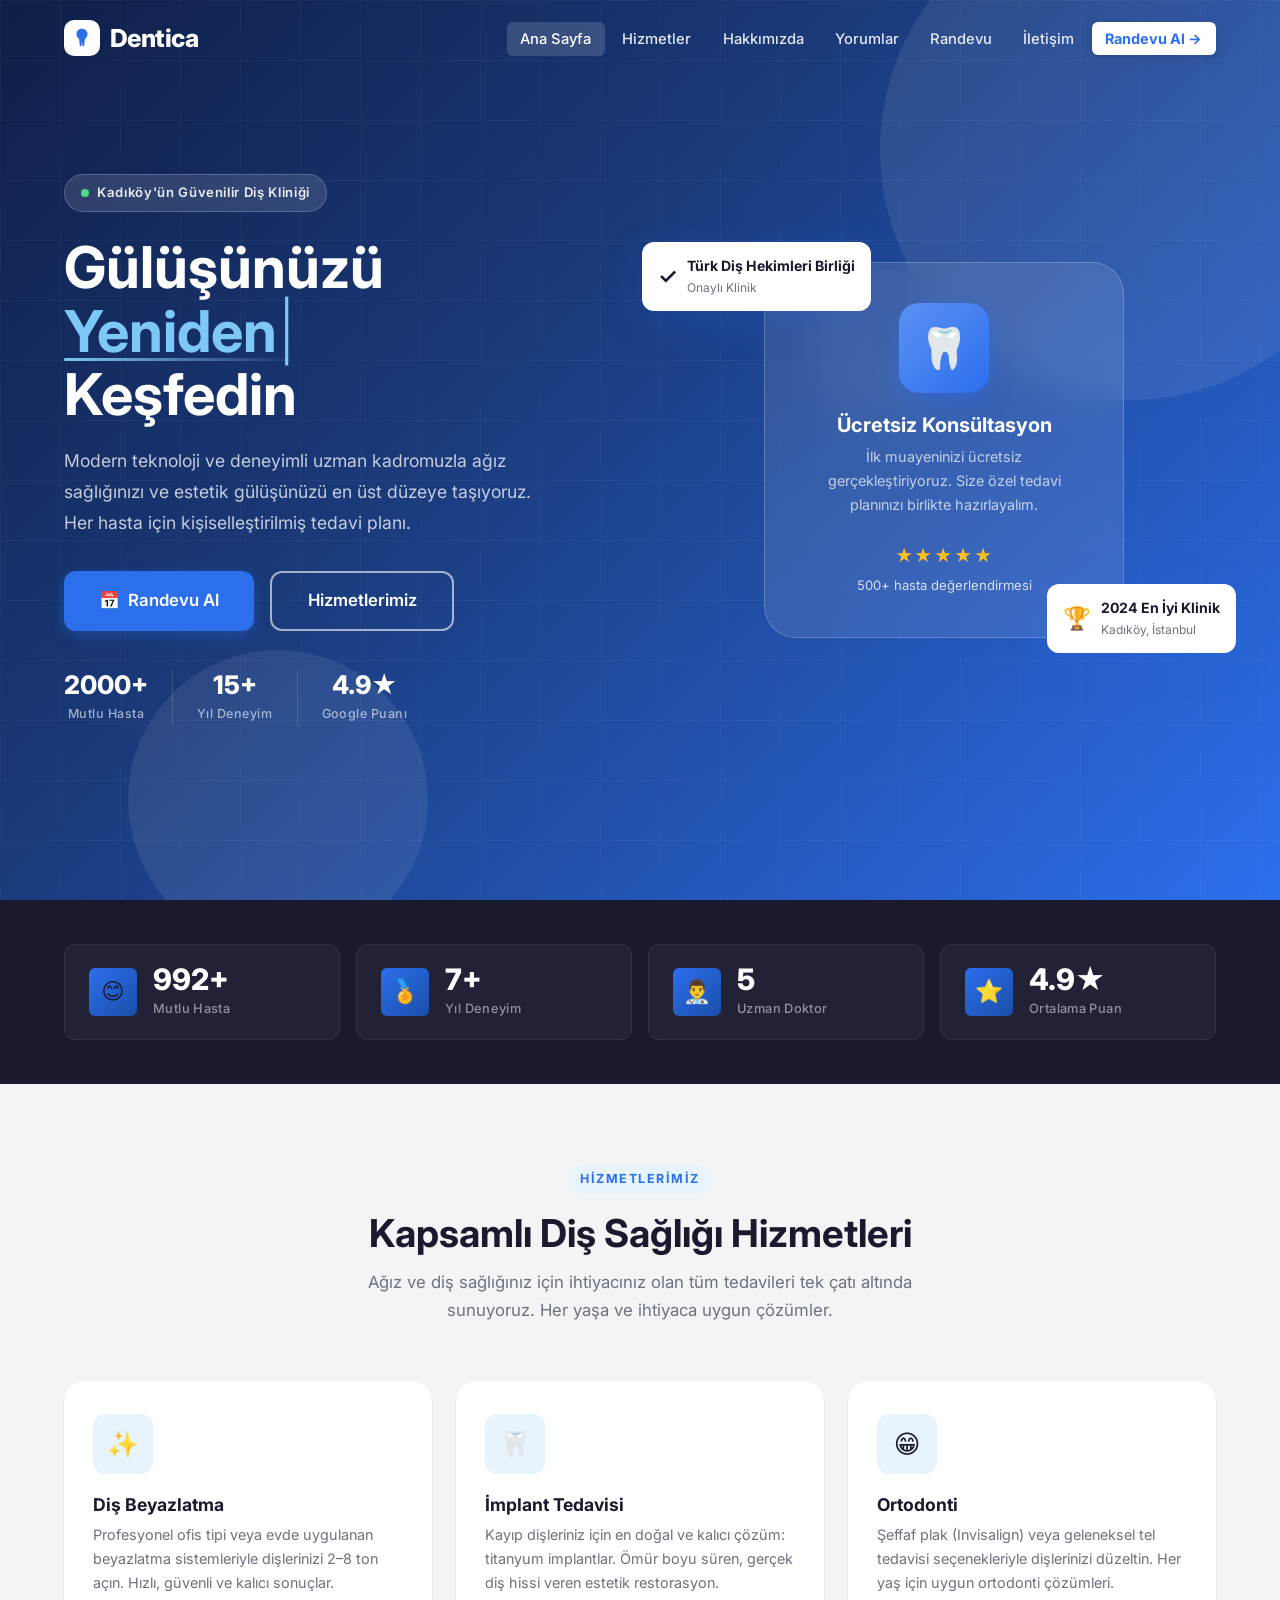
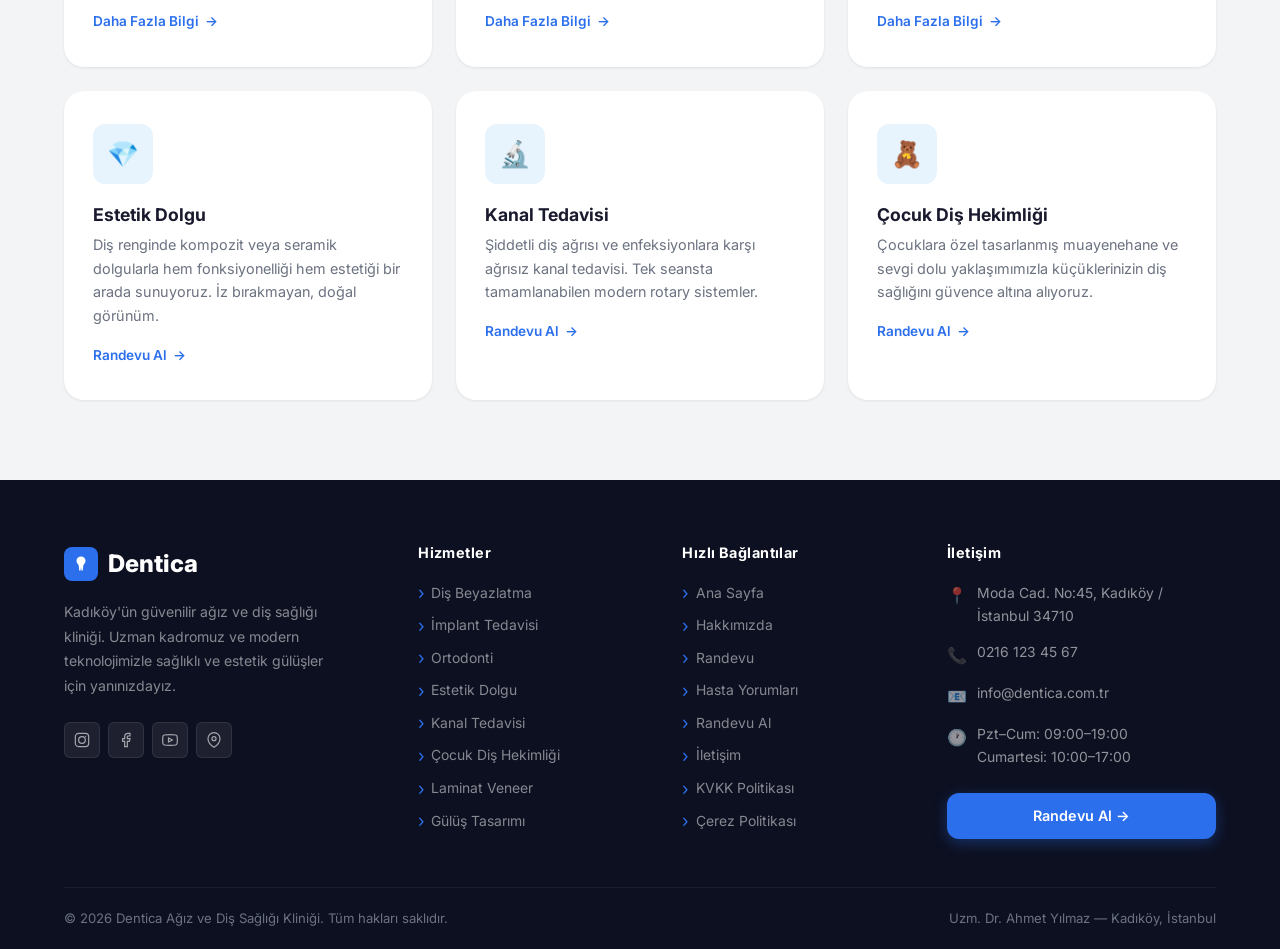
<file: index.html>
<!DOCTYPE html>
<html lang="tr">
<head>
  <meta charset="UTF-8" />
  <meta name="viewport" content="width=device-width, initial-scale=1.0" />
  <meta name="description" content="Dentica Ağız ve Diş Sağlığı Kliniği — Kadıköy, İstanbul. Uzm. Dr. Ahmet Yılmaz ile estetik diş hekimliği, implant, ortodonti ve daha fazlası. Randevu alın." />
  <meta name="keywords" content="diş hekimi kadıköy, diş beyazlatma istanbul, implant tedavisi, ortodonti, estetik diş hekimliği, dentica" />
  <meta property="og:title" content="Dentica Ağız ve Diş Sağlığı | Kadıköy, İstanbul" />
  <meta property="og:description" content="Gülüşünüzü yeniden keşfedin. Uzman kadromuz ve modern teknolojimizle estetik ve sağlıklı dişler için yanınızdayız." />
  <meta property="og:type" content="website" />
  <title>Dentica Ağız ve Diş Sağlığı | Kadıköy, İstanbul</title>
  <link rel="preconnect" href="https://fonts.googleapis.com" />
  <link rel="preconnect" href="https://fonts.gstatic.com" crossorigin />
  <link href="https://fonts.googleapis.com/css2?family=Inter:wght@400;500;600;700;800&display=swap" rel="stylesheet" />
  <link rel="stylesheet" href="css/style.css" />
  <style>
    body { font-family: 'Inter', var(--font-sans); }
  </style>
</head>
<body>

<!-- ═══════════════════════════════════════════════════════════
     HEADER / NAVIGATION
═══════════════════════════════════════════════════════════ -->
<header id="header" role="banner">
  <div class="container">
    <nav class="nav-inner" role="navigation" aria-label="Ana navigasyon">

      <a href="index.html" class="nav-logo" aria-label="Dentica Ana Sayfa">
        <div class="logo-icon">
          <svg width="22" height="22" viewBox="0 0 24 24" fill="none">
            <path d="M12 2C8.5 2 6 4.5 6 7.5c0 1.5.5 3 1.5 4L9 14l.5 6c0 .5.5 1 1 1s1-.5 1-1l.5-4 .5 4c0 .5.5 1 1 1s1-.5 1-1L15 14l1.5-2.5c1-1 1.5-2.5 1.5-4C18 4.5 15.5 2 12 2z" fill="#2C6FED"/>
          </svg>
        </div>
        Dentica
      </a>

      <ul class="nav-links" role="list">
        <li><a href="index.html">Ana Sayfa</a></li>
        <li><a href="hizmetler.html">Hizmetler</a></li>
        <li><a href="hakkimizda.html">Hakkımızda</a></li>
        <li><a href="yorumlar.html">Yorumlar</a></li>
        <li><a href="randevu.html">Randevu</a></li>
        <li><a href="iletisim.html">İletişim</a></li>
        <li><a href="randevu.html" class="nav-cta">Randevu Al →</a></li>
      </ul>

      <button class="hamburger" id="hamburger" aria-label="Menüyü aç/kapat" aria-expanded="false">
        <span></span>
        <span></span>
        <span></span>
      </button>

    </nav>
  </div>
</header>

<!-- Mobile Navigation Overlay -->
<nav class="mobile-nav" id="mobileNav" aria-label="Mobil navigasyon">
  <a href="index.html">Ana Sayfa</a>
  <a href="hizmetler.html">Hizmetler</a>
  <a href="hakkimizda.html">Hakkımızda</a>
  <a href="yorumlar.html">Yorumlar</a>
  <a href="randevu.html">Randevu</a>
  <a href="iletisim.html">İletişim</a>
  <a href="randevu.html" class="btn btn-primary btn-lg">Randevu Al →</a>
</nav>


<!-- ═══════════════════════════════════════════════════════════
     HERO SECTION
═══════════════════════════════════════════════════════════ -->
<section id="hero" role="main">
  <div class="hero-bg-shapes" aria-hidden="true">
    <div class="hero-shape hero-shape-1"></div>
    <div class="hero-shape hero-shape-2"></div>
    <div class="hero-shape hero-shape-3"></div>
  </div>
  <div class="hero-grid-lines" aria-hidden="true"></div>

  <div class="hero-content">

    <!-- Left: Text -->
    <div class="hero-text">
      <div class="hero-badge" role="status">
        <span class="dot" aria-hidden="true"></span>
        Kadıköy'ün Güvenilir Diş Kliniği
      </div>

      <h1 class="hero-title">
        Gülüşünüzü<br>
        <span class="highlight"><span id="yeniden-type" aria-live="polite">Yeniden</span><span class="yeniden-cursor" aria-hidden="true">|</span></span><br>
        Keşfedin
      </h1>

      <p class="hero-subtitle">
        Modern teknoloji ve deneyimli uzman kadromuzla ağız sağlığınızı ve estetik gülüşünüzü en üst düzeye taşıyoruz. Her hasta için kişiselleştirilmiş tedavi planı.
      </p>

      <div class="hero-actions">
        <a href="randevu.html" class="btn btn-primary btn-lg">
          <span>📅</span> Randevu Al
        </a>
        <a href="hizmetler.html" class="btn btn-outline btn-lg">
          Hizmetlerimiz
        </a>
      </div>

      <div class="hero-stats" role="list">
        <div class="hero-stat" role="listitem">
          <span class="value">2000+</span>
          <span class="label">Mutlu Hasta</span>
        </div>
        <div class="hero-stat" role="listitem">
          <span class="value">15+</span>
          <span class="label">Yıl Deneyim</span>
        </div>
        <div class="hero-stat" role="listitem">
          <span class="value">4.9★</span>
          <span class="label">Google Puanı</span>
        </div>
      </div>
    </div>

    <!-- Right: Visual Card -->
    <div class="hero-visual" aria-hidden="true">
      <div class="hero-card-main">
        <div class="hero-card-icon">🦷</div>
        <h3>Ücretsiz Konsültasyon</h3>
        <p>İlk muayeninizi ücretsiz gerçekleştiriyoruz. Size özel tedavi planınızı birlikte hazırlayalım.</p>
        <div class="hero-card-stars">★★★★★</div>
        <div class="hero-card-rating">500+ hasta değerlendirmesi</div>
      </div>

      <div class="hero-badge-float top">
        <span class="badge-icon">✓</span>
        <div>
          <strong style="display:block;font-size:.88rem;">Türk Diş Hekimleri Birliği</strong>
          <span style="font-size:.75rem;color:#6B7280;font-weight:400;">Onaylı Klinik</span>
        </div>
      </div>

      <div class="hero-badge-float bottom">
        <span class="badge-icon">🏆</span>
        <div>
          <strong style="display:block;font-size:.88rem;">2024 En İyi Klinik</strong>
          <span style="font-size:.75rem;color:#6B7280;font-weight:400;">Kadıköy, İstanbul</span>
        </div>
      </div>
    </div>

  </div>
</section>


<!-- ═══════════════════════════════════════════════════════════
     STATS BAR
═══════════════════════════════════════════════════════════ -->
<section id="stats" aria-label="Klinik istatistikleri">
  <div class="container">
    <div class="stats-grid stagger">

      <div class="stat-item reveal">
        <div class="stat-icon" aria-hidden="true">😊</div>
        <div>
          <div class="stat-number">
            <span data-count="2000" data-suffix="+">2000+</span>
          </div>
          <div class="stat-label">Mutlu Hasta</div>
        </div>
      </div>

      <div class="stat-item reveal">
        <div class="stat-icon" aria-hidden="true">🏅</div>
        <div>
          <div class="stat-number">
            <span data-count="15" data-suffix="+">15+</span>
          </div>
          <div class="stat-label">Yıl Deneyim</div>
        </div>
      </div>

      <div class="stat-item reveal">
        <div class="stat-icon" aria-hidden="true">👨‍⚕️</div>
        <div>
          <div class="stat-number">
            <span data-count="10">10</span>
          </div>
          <div class="stat-label">Uzman Doktor</div>
        </div>
      </div>

      <div class="stat-item reveal">
        <div class="stat-icon" aria-hidden="true">⭐</div>
        <div>
          <div class="stat-number">4.9★</div>
          <div class="stat-label">Ortalama Puan</div>
        </div>
      </div>

    </div>
  </div>
</section>


<!-- ═══════════════════════════════════════════════════════════
     SERVICES
═══════════════════════════════════════════════════════════ -->
<section id="services" aria-labelledby="services-title">
  <div class="container">

    <div class="services-header">
      <span class="section-label">Hizmetlerimiz</span>
      <h2 class="section-title" id="services-title">Kapsamlı Diş Sağlığı Hizmetleri</h2>
      <p class="section-subtitle">
        Ağız ve diş sağlığınız için ihtiyacınız olan tüm tedavileri tek çatı altında sunuyoruz. Her yaşa ve ihtiyaca uygun çözümler.
      </p>
    </div>

    <div class="services-grid stagger" role="list">

      <!-- Service 1 -->
      <article class="service-card reveal" role="listitem">
        <div class="service-icon" aria-hidden="true">✨</div>
        <h3>Diş Beyazlatma</h3>
        <p>
          Profesyonel ofis tipi veya evde uygulanan beyazlatma sistemleriyle dişlerinizi 2–8 ton açın. Hızlı, güvenli ve kalıcı sonuçlar.
        </p>
        <a href="hizmetler.html" class="service-link">Daha Fazla Bilgi <span aria-hidden="true">→</span></a>
      </article>

      <!-- Service 2 -->
      <article class="service-card reveal" role="listitem">
        <div class="service-icon" aria-hidden="true">🦷</div>
        <h3>İmplant Tedavisi</h3>
        <p>
          Kayıp dişleriniz için en doğal ve kalıcı çözüm: titanyum implantlar. Ömür boyu süren, gerçek diş hissi veren estetik restorasyon.
        </p>
        <a href="hizmetler.html" class="service-link">Daha Fazla Bilgi <span aria-hidden="true">→</span></a>
      </article>

      <!-- Service 3 -->
      <article class="service-card reveal" role="listitem">
        <div class="service-icon" aria-hidden="true">😁</div>
        <h3>Ortodonti</h3>
        <p>
          Şeffaf plak (Invisalign) veya geleneksel tel tedavisi seçenekleriyle dişlerinizi düzeltin. Her yaş için uygun ortodonti çözümleri.
        </p>
        <a href="hizmetler.html" class="service-link">Daha Fazla Bilgi <span aria-hidden="true">→</span></a>
      </article>

      <!-- Service 4 -->
      <article class="service-card reveal" role="listitem">
        <div class="service-icon" aria-hidden="true">💎</div>
        <h3>Estetik Dolgu</h3>
        <p>
          Diş renginde kompozit veya seramik dolgularla hem fonksiyonelliği hem estetiği bir arada sunuyoruz. İz bırakmayan, doğal görünüm.
        </p>
        <a href="randevu.html" class="service-link">Randevu Al <span aria-hidden="true">→</span></a>
      </article>

      <!-- Service 5 -->
      <article class="service-card reveal" role="listitem">
        <div class="service-icon" aria-hidden="true">🔬</div>
        <h3>Kanal Tedavisi</h3>
        <p>
          Şiddetli diş ağrısı ve enfeksiyonlara karşı ağrısız kanal tedavisi. Tek seansta tamamlanabilen modern rotary sistemler.
        </p>
        <a href="randevu.html" class="service-link">Randevu Al <span aria-hidden="true">→</span></a>
      </article>

      <!-- Service 6 -->
      <article class="service-card reveal" role="listitem">
        <div class="service-icon" aria-hidden="true">🧸</div>
        <h3>Çocuk Diş Hekimliği</h3>
        <p>
          Çocuklara özel tasarlanmış muayenehane ve sevgi dolu yaklaşımımızla küçüklerinizin diş sağlığını güvence altına alıyoruz.
        </p>
        <a href="randevu.html" class="service-link">Randevu Al <span aria-hidden="true">→</span></a>
      </article>

    </div>
  </div>
</section>


<!-- ═══════════════════════════════════════════════════════════
     FOOTER
═══════════════════════════════════════════════════════════ -->
<footer id="footer" role="contentinfo">
  <div class="container">
    <div class="footer-grid">

      <!-- Brand -->
      <div class="footer-brand">
        <a href="index.html" class="footer-logo" aria-label="Dentica Ana Sayfa">
          <div class="footer-logo-icon" aria-hidden="true">
            <svg width="18" height="18" viewBox="0 0 24 24" fill="none">
              <path d="M12 2C8.5 2 6 4.5 6 7.5c0 1.5.5 3 1.5 4L9 14l.5 6c0 .5.5 1 1 1s1-.5 1-1l.5-4 .5 4c0 .5.5 1 1 1s1-.5 1-1L15 14l1.5-2.5c1-1 1.5-2.5 1.5-4C18 4.5 15.5 2 12 2z" fill="white"/>
            </svg>
          </div>
          Dentica
        </a>
        <p>
          Kadıköy'ün güvenilir ağız ve diş sağlığı kliniği. Uzman kadromuz ve modern teknolojimizle sağlıklı ve estetik gülüşler için yanınızdayız.
        </p>

        <div class="footer-social" role="list" aria-label="Sosyal medya bağlantıları">
          <a href="#" class="social-link" aria-label="Instagram" role="listitem">
            <svg width="16" height="16" viewBox="0 0 24 24" fill="none" stroke="currentColor" stroke-width="1.8"><rect x="2" y="2" width="20" height="20" rx="5"/><circle cx="12" cy="12" r="5"/><circle cx="17.5" cy="6.5" r="1" fill="currentColor" stroke="none"/></svg>
          </a>
          <a href="#" class="social-link" aria-label="Facebook" role="listitem">
            <svg width="16" height="16" viewBox="0 0 24 24" fill="none" stroke="currentColor" stroke-width="1.8"><path d="M18 2h-3a5 5 0 0 0-5 5v3H7v4h3v8h4v-8h3l1-4h-4V7a1 1 0 0 1 1-1h3z"/></svg>
          </a>
          <a href="#" class="social-link" aria-label="YouTube" role="listitem">
            <svg width="16" height="16" viewBox="0 0 24 24" fill="none" stroke="currentColor" stroke-width="1.8"><path d="M22.54 6.42a2.78 2.78 0 0 0-1.95-1.96C18.88 4 12 4 12 4s-6.88 0-8.59.46A2.78 2.78 0 0 0 1.46 6.42 29 29 0 0 0 1 12a29 29 0 0 0 .46 5.58 2.78 2.78 0 0 0 1.95 1.97C5.12 20 12 20 12 20s6.88 0 8.59-.45a2.78 2.78 0 0 0 1.95-1.97A29 29 0 0 0 23 12a29 29 0 0 0-.46-5.58z"/><polygon points="9.75 15.02 15.5 12 9.75 8.98 9.75 15.02"/></svg>
          </a>
          <a href="#" class="social-link" aria-label="Google Maps" role="listitem">
            <svg width="16" height="16" viewBox="0 0 24 24" fill="none" stroke="currentColor" stroke-width="1.8"><path d="M21 10c0 7-9 13-9 13s-9-6-9-13a9 9 0 0 1 18 0z"/><circle cx="12" cy="10" r="3"/></svg>
          </a>
        </div>
      </div>

      <!-- Hizmetler -->
      <nav class="footer-col" aria-label="Hizmetler">
        <h4>Hizmetler</h4>
        <ul class="footer-links" role="list">
          <li><a href="hizmetler.html">Diş Beyazlatma</a></li>
          <li><a href="hizmetler.html">İmplant Tedavisi</a></li>
          <li><a href="hizmetler.html">Ortodonti</a></li>
          <li><a href="hizmetler.html">Estetik Dolgu</a></li>
          <li><a href="hizmetler.html">Kanal Tedavisi</a></li>
          <li><a href="hizmetler.html">Çocuk Diş Hekimliği</a></li>
          <li><a href="hizmetler.html">Laminat Veneer</a></li>
          <li><a href="hizmetler.html">Gülüş Tasarımı</a></li>
        </ul>
      </nav>

      <!-- Hızlı Bağlantılar -->
      <nav class="footer-col" aria-label="Hızlı bağlantılar">
        <h4>Hızlı Bağlantılar</h4>
        <ul class="footer-links" role="list">
          <li><a href="index.html">Ana Sayfa</a></li>
          <li><a href="hakkimizda.html">Hakkımızda</a></li>
          <li><a href="randevu.html">Randevu</a></li>
          <li><a href="yorumlar.html">Hasta Yorumları</a></li>
          <li><a href="randevu.html">Randevu Al</a></li>
          <li><a href="iletisim.html">İletişim</a></li>
          <li><a href="#">KVKK Politikası</a></li>
          <li><a href="#">Çerez Politikası</a></li>
        </ul>
      </nav>

      <!-- İletişim -->
      <div class="footer-col">
        <h4>İletişim</h4>
        <address style="font-style:normal">
          <ul class="footer-contact-list" role="list">
            <li class="footer-contact-item">
              <span class="fc-icon" aria-hidden="true">📍</span>
              <span>Moda Cad. No:45, Kadıköy / İstanbul 34710</span>
            </li>
            <li class="footer-contact-item">
              <span class="fc-icon" aria-hidden="true">📞</span>
              <a href="tel:+902161234567">0216 123 45 67</a>
            </li>
            <li class="footer-contact-item">
              <span class="fc-icon" aria-hidden="true">📧</span>
              <a href="mailto:info@dentica.com.tr">info@dentica.com.tr</a>
            </li>
            <li class="footer-contact-item">
              <span class="fc-icon" aria-hidden="true">🕐</span>
              <span>Pzt–Cum: 09:00–19:00<br>Cumartesi: 10:00–17:00</span>
            </li>
          </ul>
        </address>

        <div style="margin-top:1.5rem">
          <a href="randevu.html" class="btn btn-primary" style="width:100%;justify-content:center;font-size:.9rem;padding:.7rem 1rem">
            Randevu Al →
          </a>
        </div>
      </div>

    </div><!-- /footer-grid -->

    <div class="footer-bottom">
      <p>© 2026 Dentica Ağız ve Diş Sağlığı Kliniği. Tüm hakları saklıdır.</p>
      <p>Uzm. Dr. Ahmet Yılmaz — Kadıköy, İstanbul</p>
    </div>

  </div>
</footer>


<!-- ── Scroll To Top Button ── -->
<button id="scrollTop" aria-label="Sayfanın başına dön" title="Başa dön">
  <svg width="18" height="18" viewBox="0 0 24 24" fill="none" stroke="currentColor" stroke-width="2.5" aria-hidden="true">
    <polyline points="18 15 12 9 6 15"/>
  </svg>
</button>


<script src="js/main.js"></script>
</body>
</html>
</file>
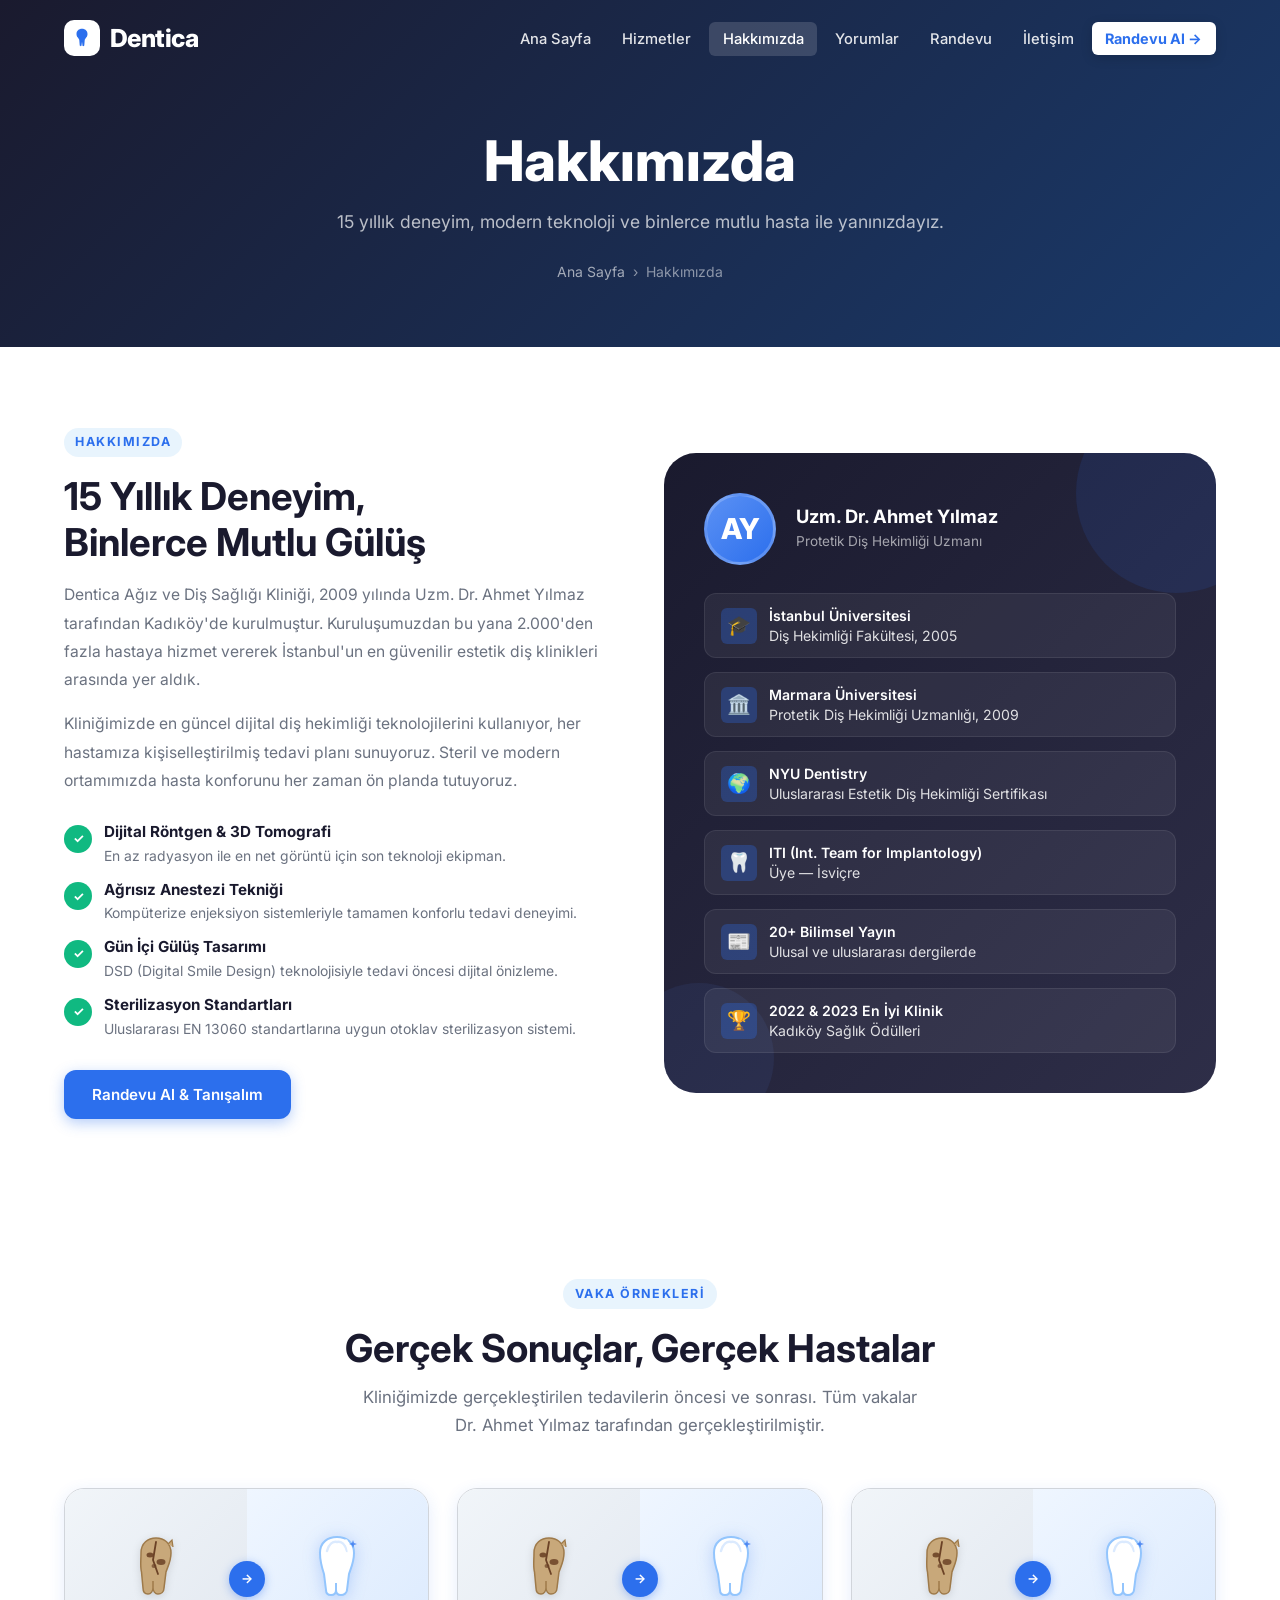
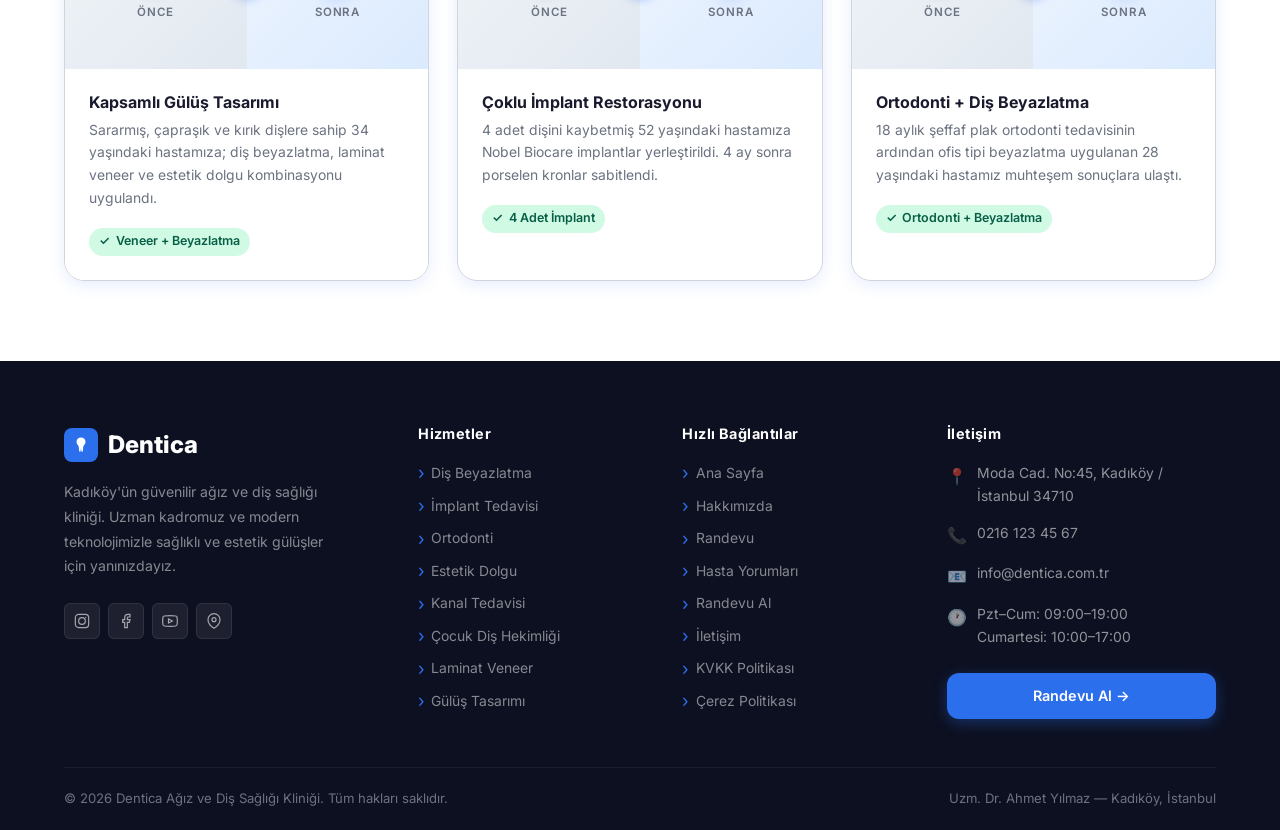
<file: hakkimizda.html>
<!DOCTYPE html>
<html lang="tr">
<head>
  <meta charset="UTF-8" />
  <meta name="viewport" content="width=device-width, initial-scale=1.0" />
  <meta name="description" content="Dentica hakkında — Kadıköy'de 15 yıldır hizmet veren Uzm. Dr. Ahmet Yılmaz ve ekibimizle tanışın." />
  <meta name="keywords" content="dentica hakkında, dr ahmet yılmaz, kadıköy diş kliniği, vaka örnekleri, önce sonra" />
  <meta property="og:title" content="Hakkımızda | Dentica Ağız ve Diş Sağlığı" />
  <meta property="og:description" content="15 yıllık deneyim ve binlerce mutlu hasta. Dentica kliniği ve uzman kadromuz hakkında bilgi alın." />
  <meta property="og:type" content="website" />
  <title>Hakkımızda | Dentica</title>
  <link rel="preconnect" href="https://fonts.googleapis.com" />
  <link rel="preconnect" href="https://fonts.gstatic.com" crossorigin />
  <link href="https://fonts.googleapis.com/css2?family=Inter:wght@400;500;600;700;800&display=swap" rel="stylesheet" />
  <link rel="stylesheet" href="css/style.css" />
  <style>
    body { font-family: 'Inter', var(--font-sans); }
  </style>
</head>
<body>

<!-- ═══════════════════════════════════════════════════════════
     HEADER / NAVIGATION
═══════════════════════════════════════════════════════════ -->
<header id="header" role="banner">
  <div class="container">
    <nav class="nav-inner" role="navigation" aria-label="Ana navigasyon">

      <a href="index.html" class="nav-logo" aria-label="Dentica Ana Sayfa">
        <div class="logo-icon">
          <svg width="22" height="22" viewBox="0 0 24 24" fill="none">
            <path d="M12 2C8.5 2 6 4.5 6 7.5c0 1.5.5 3 1.5 4L9 14l.5 6c0 .5.5 1 1 1s1-.5 1-1l.5-4 .5 4c0 .5.5 1 1 1s1-.5 1-1L15 14l1.5-2.5c1-1 1.5-2.5 1.5-4C18 4.5 15.5 2 12 2z" fill="#2C6FED"/>
          </svg>
        </div>
        Dentica
      </a>

      <ul class="nav-links" role="list">
        <li><a href="index.html">Ana Sayfa</a></li>
        <li><a href="hizmetler.html">Hizmetler</a></li>
        <li><a href="hakkimizda.html">Hakkımızda</a></li>
        <li><a href="yorumlar.html">Yorumlar</a></li>
        <li><a href="randevu.html">Randevu</a></li>
        <li><a href="iletisim.html">İletişim</a></li>
        <li><a href="randevu.html" class="nav-cta">Randevu Al →</a></li>
      </ul>

      <button class="hamburger" id="hamburger" aria-label="Menüyü aç/kapat" aria-expanded="false">
        <span></span>
        <span></span>
        <span></span>
      </button>

    </nav>
  </div>
</header>

<!-- Mobile Navigation Overlay -->
<nav class="mobile-nav" id="mobileNav" aria-label="Mobil navigasyon">
  <a href="index.html">Ana Sayfa</a>
  <a href="hizmetler.html">Hizmetler</a>
  <a href="hakkimizda.html">Hakkımızda</a>
  <a href="yorumlar.html">Yorumlar</a>
  <a href="randevu.html">Randevu</a>
  <a href="iletisim.html">İletişim</a>
  <a href="randevu.html" class="btn btn-primary btn-lg">Randevu Al →</a>
</nav>


<!-- ═══════════════════════════════════════════════════════════
     PAGE HERO BANNER
═══════════════════════════════════════════════════════════ -->
<section class="page-hero-banner">
  <div class="container">
    <h1 class="page-hero-title">Hakkımızda</h1>
    <p class="page-hero-sub">15 yıllık deneyim, modern teknoloji ve binlerce mutlu hasta ile yanınızdayız.</p>
    <nav class="breadcrumb" aria-label="Breadcrumb">
      <a href="index.html">Ana Sayfa</a>
      <span aria-hidden="true">›</span>
      <span>Hakkımızda</span>
    </nav>
  </div>
</section>


<!-- ═══════════════════════════════════════════════════════════
     ABOUT
═══════════════════════════════════════════════════════════ -->
<section id="about" aria-labelledby="about-title">
  <div class="container">
    <div class="grid-2">

      <!-- Left: Text -->
      <div class="about-text reveal-left">
        <span class="section-label">Hakkımızda</span>
        <h2 class="section-title" id="about-title">
          15 Yıllık Deneyim,<br>Binlerce Mutlu Gülüş
        </h2>
        <p>
          Dentica Ağız ve Diş Sağlığı Kliniği, 2009 yılında Uzm. Dr. Ahmet Yılmaz tarafından Kadıköy'de kurulmuştur. Kuruluşumuzdan bu yana 2.000'den fazla hastaya hizmet vererek İstanbul'un en güvenilir estetik diş klinikleri arasında yer aldık.
        </p>
        <p>
          Kliniğimizde en güncel dijital diş hekimliği teknolojilerini kullanıyor, her hastamıza kişiselleştirilmiş tedavi planı sunuyoruz. Steril ve modern ortamımızda hasta konforunu her zaman ön planda tutuyoruz.
        </p>

        <div class="about-features">
          <div class="about-feature">
            <div class="about-feature-icon" aria-hidden="true">✓</div>
            <div class="about-feature-text">
              <h4>Dijital Röntgen &amp; 3D Tomografi</h4>
              <p>En az radyasyon ile en net görüntü için son teknoloji ekipman.</p>
            </div>
          </div>
          <div class="about-feature">
            <div class="about-feature-icon" aria-hidden="true">✓</div>
            <div class="about-feature-text">
              <h4>Ağrısız Anestezi Tekniği</h4>
              <p>Kompüterize enjeksiyon sistemleriyle tamamen konforlu tedavi deneyimi.</p>
            </div>
          </div>
          <div class="about-feature">
            <div class="about-feature-icon" aria-hidden="true">✓</div>
            <div class="about-feature-text">
              <h4>Gün İçi Gülüş Tasarımı</h4>
              <p>DSD (Digital Smile Design) teknolojisiyle tedavi öncesi dijital önizleme.</p>
            </div>
          </div>
          <div class="about-feature">
            <div class="about-feature-icon" aria-hidden="true">✓</div>
            <div class="about-feature-text">
              <h4>Sterilizasyon Standartları</h4>
              <p>Uluslararası EN 13060 standartlarına uygun otoklav sterilizasyon sistemi.</p>
            </div>
          </div>
        </div>

        <a href="randevu.html" class="btn btn-primary">
          Randevu Al &amp; Tanışalım
        </a>
      </div>

      <!-- Right: Credentials Box -->
      <div class="reveal-right">
        <div class="credentials-box">
          <div class="doctor-info">
            <div class="doctor-avatar" aria-hidden="true">AY</div>
            <div class="doctor-meta">
              <h3>Uzm. Dr. Ahmet Yılmaz</h3>
              <p>Protetik Diş Hekimliği Uzmanı</p>
            </div>
          </div>

          <div class="credentials-list" role="list">

            <div class="credential-item" role="listitem">
              <div class="cred-icon" aria-hidden="true">🎓</div>
              <div class="cred-text">
                <strong>İstanbul Üniversitesi</strong><br>
                Diş Hekimliği Fakültesi, 2005
              </div>
            </div>

            <div class="credential-item" role="listitem">
              <div class="cred-icon" aria-hidden="true">🏛️</div>
              <div class="cred-text">
                <strong>Marmara Üniversitesi</strong><br>
                Protetik Diş Hekimliği Uzmanlığı, 2009
              </div>
            </div>

            <div class="credential-item" role="listitem">
              <div class="cred-icon" aria-hidden="true">🌍</div>
              <div class="cred-text">
                <strong>NYU Dentistry</strong><br>
                Uluslararası Estetik Diş Hekimliği Sertifikası
              </div>
            </div>

            <div class="credential-item" role="listitem">
              <div class="cred-icon" aria-hidden="true">🦷</div>
              <div class="cred-text">
                <strong>ITI (Int. Team for Implantology)</strong><br>
                Üye — İsviçre
              </div>
            </div>

            <div class="credential-item" role="listitem">
              <div class="cred-icon" aria-hidden="true">📰</div>
              <div class="cred-text">
                <strong>20+ Bilimsel Yayın</strong><br>
                Ulusal ve uluslararası dergilerde
              </div>
            </div>

            <div class="credential-item" role="listitem">
              <div class="cred-icon" aria-hidden="true">🏆</div>
              <div class="cred-text">
                <strong>2022 &amp; 2023 En İyi Klinik</strong><br>
                Kadıköy Sağlık Ödülleri
              </div>
            </div>

          </div>
        </div>
      </div>

    </div>
  </div>
</section>


<!-- ═══════════════════════════════════════════════════════════
     BEFORE / AFTER
═══════════════════════════════════════════════════════════ -->
<section id="beforeafter" aria-labelledby="ba-title">
  <div class="container">

    <div class="ba-header reveal">
      <span class="section-label">Vaka Örnekleri</span>
      <h2 class="section-title" id="ba-title">Gerçek Sonuçlar, Gerçek Hastalar</h2>
      <p class="section-subtitle">
        Kliniğimizde gerçekleştirilen tedavilerin öncesi ve sonrası. Tüm vakalar Dr. Ahmet Yılmaz tarafından gerçekleştirilmiştir.
      </p>
    </div>

    <div class="ba-grid stagger">

      <!-- Case 1 -->
      <article class="ba-card reveal">
        <div class="ba-visual">
          <div class="ba-before">
            <svg class="tooth-icon" viewBox="0 0 44 60" fill="none" xmlns="http://www.w3.org/2000/svg" aria-hidden="true">
              <path d="M7 17C7 7 14 2 22 2C30 2 37 7 37 17C37 25 34 30 32 36L30 52C30 56 27 58 24 58C21 58 19 55 19 52L19 45L19 52C19 55 17 58 14 58C11 58 9 56 9 52L7.5 36C6 30 7 25 7 17Z" fill="#C8A87A" stroke="#9E7A4A" stroke-width="1.5"/>
              <ellipse cx="16" cy="19" rx="3.5" ry="2.5" fill="#6B4226" opacity="0.9"/>
              <ellipse cx="27" cy="26" rx="4.5" ry="3" fill="#6B4226" opacity="0.85"/>
              <ellipse cx="20" cy="30" rx="2.5" ry="2" fill="#6B4226" opacity="0.7"/>
              <path d="M22 6L19 24L24 38" stroke="#6B4226" stroke-width="1.8" stroke-linecap="round" fill="none"/>
              <path d="M34 8L38 4L39 11" fill="#C8A87A" stroke="#9E7A4A" stroke-width="1.2"/>
            </svg>
            <p>Önce</p>
          </div>
          <div class="ba-divider" aria-hidden="true">→</div>
          <div class="ba-after">
            <svg class="tooth-icon" viewBox="0 0 44 60" fill="none" xmlns="http://www.w3.org/2000/svg" aria-hidden="true">
              <path d="M5 17C5 6 13 1 22 1C31 1 39 6 39 17C39 26 36 32 34 38L32 54C32 57 29 59 26 59C23 59 21 57 21 54L21 47L21 54C21 57 19 59 16 59C13 59 11 57 11 54L9 38C7 32 5 26 5 17Z" fill="white" stroke="#93C5FD" stroke-width="2"/>
              <path d="M12 15C14 8 18 5 22 6C26 5 30 8 32 15" stroke="#DBEAFE" stroke-width="2.5" fill="none" stroke-linecap="round"/>
              <path d="M31 5C34 10 35 18 34 24" stroke="white" stroke-width="3.5" stroke-linecap="round" opacity="0.9"/>
              <path d="M38 4L39 7L42 8L39 9L38 12L37 9L34 8L37 7Z" fill="#2C6FED" opacity="0.75"/>
            </svg>
            <p>Sonra</p>
          </div>
        </div>
        <div class="ba-content">
          <h4>Kapsamlı Gülüş Tasarımı</h4>
          <p>
            Sararmış, çapraşık ve kırık dişlere sahip 34 yaşındaki hastamıza; diş beyazlatma, laminat veneer ve estetik dolgu kombinasyonu uygulandı.
          </p>
          <span class="ba-badge">
            <span aria-hidden="true">✓</span> Veneer + Beyazlatma
          </span>
        </div>
      </article>

      <!-- Case 2 -->
      <article class="ba-card reveal">
        <div class="ba-visual">
          <div class="ba-before">
            <svg class="tooth-icon" viewBox="0 0 44 60" fill="none" xmlns="http://www.w3.org/2000/svg" aria-hidden="true">
              <path d="M7 17C7 7 14 2 22 2C30 2 37 7 37 17C37 25 34 30 32 36L30 52C30 56 27 58 24 58C21 58 19 55 19 52L19 45L19 52C19 55 17 58 14 58C11 58 9 56 9 52L7.5 36C6 30 7 25 7 17Z" fill="#C8A87A" stroke="#9E7A4A" stroke-width="1.5"/>
              <ellipse cx="16" cy="19" rx="3.5" ry="2.5" fill="#6B4226" opacity="0.9"/>
              <ellipse cx="27" cy="26" rx="4.5" ry="3" fill="#6B4226" opacity="0.85"/>
              <ellipse cx="20" cy="30" rx="2.5" ry="2" fill="#6B4226" opacity="0.7"/>
              <path d="M22 6L19 24L24 38" stroke="#6B4226" stroke-width="1.8" stroke-linecap="round" fill="none"/>
              <path d="M34 8L38 4L39 11" fill="#C8A87A" stroke="#9E7A4A" stroke-width="1.2"/>
            </svg>
            <p>Önce</p>
          </div>
          <div class="ba-divider" aria-hidden="true">→</div>
          <div class="ba-after">
            <svg class="tooth-icon" viewBox="0 0 44 60" fill="none" xmlns="http://www.w3.org/2000/svg" aria-hidden="true">
              <path d="M5 17C5 6 13 1 22 1C31 1 39 6 39 17C39 26 36 32 34 38L32 54C32 57 29 59 26 59C23 59 21 57 21 54L21 47L21 54C21 57 19 59 16 59C13 59 11 57 11 54L9 38C7 32 5 26 5 17Z" fill="white" stroke="#93C5FD" stroke-width="2"/>
              <path d="M12 15C14 8 18 5 22 6C26 5 30 8 32 15" stroke="#DBEAFE" stroke-width="2.5" fill="none" stroke-linecap="round"/>
              <path d="M31 5C34 10 35 18 34 24" stroke="white" stroke-width="3.5" stroke-linecap="round" opacity="0.9"/>
              <path d="M38 4L39 7L42 8L39 9L38 12L37 9L34 8L37 7Z" fill="#2C6FED" opacity="0.75"/>
            </svg>
            <p>Sonra</p>
          </div>
        </div>
        <div class="ba-content">
          <h4>Çoklu İmplant Restorasyonu</h4>
          <p>
            4 adet dişini kaybetmiş 52 yaşındaki hastamıza Nobel Biocare implantlar yerleştirildi. 4 ay sonra porselen kronlar sabitlendi.
          </p>
          <span class="ba-badge">
            <span aria-hidden="true">✓</span> 4 Adet İmplant
          </span>
        </div>
      </article>

      <!-- Case 3 -->
      <article class="ba-card reveal">
        <div class="ba-visual">
          <div class="ba-before">
            <svg class="tooth-icon" viewBox="0 0 44 60" fill="none" xmlns="http://www.w3.org/2000/svg" aria-hidden="true">
              <path d="M7 17C7 7 14 2 22 2C30 2 37 7 37 17C37 25 34 30 32 36L30 52C30 56 27 58 24 58C21 58 19 55 19 52L19 45L19 52C19 55 17 58 14 58C11 58 9 56 9 52L7.5 36C6 30 7 25 7 17Z" fill="#C8A87A" stroke="#9E7A4A" stroke-width="1.5"/>
              <ellipse cx="16" cy="19" rx="3.5" ry="2.5" fill="#6B4226" opacity="0.9"/>
              <ellipse cx="27" cy="26" rx="4.5" ry="3" fill="#6B4226" opacity="0.85"/>
              <ellipse cx="20" cy="30" rx="2.5" ry="2" fill="#6B4226" opacity="0.7"/>
              <path d="M22 6L19 24L24 38" stroke="#6B4226" stroke-width="1.8" stroke-linecap="round" fill="none"/>
              <path d="M34 8L38 4L39 11" fill="#C8A87A" stroke="#9E7A4A" stroke-width="1.2"/>
            </svg>
            <p>Önce</p>
          </div>
          <div class="ba-divider" aria-hidden="true">→</div>
          <div class="ba-after">
            <svg class="tooth-icon" viewBox="0 0 44 60" fill="none" xmlns="http://www.w3.org/2000/svg" aria-hidden="true">
              <path d="M5 17C5 6 13 1 22 1C31 1 39 6 39 17C39 26 36 32 34 38L32 54C32 57 29 59 26 59C23 59 21 57 21 54L21 47L21 54C21 57 19 59 16 59C13 59 11 57 11 54L9 38C7 32 5 26 5 17Z" fill="white" stroke="#93C5FD" stroke-width="2"/>
              <path d="M12 15C14 8 18 5 22 6C26 5 30 8 32 15" stroke="#DBEAFE" stroke-width="2.5" fill="none" stroke-linecap="round"/>
              <path d="M31 5C34 10 35 18 34 24" stroke="white" stroke-width="3.5" stroke-linecap="round" opacity="0.9"/>
              <path d="M38 4L39 7L42 8L39 9L38 12L37 9L34 8L37 7Z" fill="#2C6FED" opacity="0.75"/>
            </svg>
            <p>Sonra</p>
          </div>
        </div>
        <div class="ba-content">
          <h4>Ortodonti + Diş Beyazlatma</h4>
          <p>
            18 aylık şeffaf plak ortodonti tedavisinin ardından ofis tipi beyazlatma uygulanan 28 yaşındaki hastamız muhteşem sonuçlara ulaştı.
          </p>
          <span class="ba-badge">
            <span aria-hidden="true">✓</span> Ortodonti + Beyazlatma
          </span>
        </div>
      </article>

    </div>
  </div>
</section>


<!-- ═══════════════════════════════════════════════════════════
     FOOTER
═══════════════════════════════════════════════════════════ -->
<footer id="footer" role="contentinfo">
  <div class="container">
    <div class="footer-grid">

      <!-- Brand -->
      <div class="footer-brand">
        <a href="index.html" class="footer-logo" aria-label="Dentica Ana Sayfa">
          <div class="footer-logo-icon" aria-hidden="true">
            <svg width="18" height="18" viewBox="0 0 24 24" fill="none">
              <path d="M12 2C8.5 2 6 4.5 6 7.5c0 1.5.5 3 1.5 4L9 14l.5 6c0 .5.5 1 1 1s1-.5 1-1l.5-4 .5 4c0 .5.5 1 1 1s1-.5 1-1L15 14l1.5-2.5c1-1 1.5-2.5 1.5-4C18 4.5 15.5 2 12 2z" fill="white"/>
            </svg>
          </div>
          Dentica
        </a>
        <p>
          Kadıköy'ün güvenilir ağız ve diş sağlığı kliniği. Uzman kadromuz ve modern teknolojimizle sağlıklı ve estetik gülüşler için yanınızdayız.
        </p>

        <div class="footer-social" role="list" aria-label="Sosyal medya bağlantıları">
          <a href="#" class="social-link" aria-label="Instagram" role="listitem">
            <svg width="16" height="16" viewBox="0 0 24 24" fill="none" stroke="currentColor" stroke-width="1.8"><rect x="2" y="2" width="20" height="20" rx="5"/><circle cx="12" cy="12" r="5"/><circle cx="17.5" cy="6.5" r="1" fill="currentColor" stroke="none"/></svg>
          </a>
          <a href="#" class="social-link" aria-label="Facebook" role="listitem">
            <svg width="16" height="16" viewBox="0 0 24 24" fill="none" stroke="currentColor" stroke-width="1.8"><path d="M18 2h-3a5 5 0 0 0-5 5v3H7v4h3v8h4v-8h3l1-4h-4V7a1 1 0 0 1 1-1h3z"/></svg>
          </a>
          <a href="#" class="social-link" aria-label="YouTube" role="listitem">
            <svg width="16" height="16" viewBox="0 0 24 24" fill="none" stroke="currentColor" stroke-width="1.8"><path d="M22.54 6.42a2.78 2.78 0 0 0-1.95-1.96C18.88 4 12 4 12 4s-6.88 0-8.59.46A2.78 2.78 0 0 0 1.46 6.42 29 29 0 0 0 1 12a29 29 0 0 0 .46 5.58 2.78 2.78 0 0 0 1.95 1.97C5.12 20 12 20 12 20s6.88 0 8.59-.45a2.78 2.78 0 0 0 1.95-1.97A29 29 0 0 0 23 12a29 29 0 0 0-.46-5.58z"/><polygon points="9.75 15.02 15.5 12 9.75 8.98 9.75 15.02"/></svg>
          </a>
          <a href="#" class="social-link" aria-label="Google Maps" role="listitem">
            <svg width="16" height="16" viewBox="0 0 24 24" fill="none" stroke="currentColor" stroke-width="1.8"><path d="M21 10c0 7-9 13-9 13s-9-6-9-13a9 9 0 0 1 18 0z"/><circle cx="12" cy="10" r="3"/></svg>
          </a>
        </div>
      </div>

      <!-- Hizmetler -->
      <nav class="footer-col" aria-label="Hizmetler">
        <h4>Hizmetler</h4>
        <ul class="footer-links" role="list">
          <li><a href="hizmetler.html">Diş Beyazlatma</a></li>
          <li><a href="hizmetler.html">İmplant Tedavisi</a></li>
          <li><a href="hizmetler.html">Ortodonti</a></li>
          <li><a href="hizmetler.html">Estetik Dolgu</a></li>
          <li><a href="hizmetler.html">Kanal Tedavisi</a></li>
          <li><a href="hizmetler.html">Çocuk Diş Hekimliği</a></li>
          <li><a href="hizmetler.html">Laminat Veneer</a></li>
          <li><a href="hizmetler.html">Gülüş Tasarımı</a></li>
        </ul>
      </nav>

      <!-- Hızlı Bağlantılar -->
      <nav class="footer-col" aria-label="Hızlı bağlantılar">
        <h4>Hızlı Bağlantılar</h4>
        <ul class="footer-links" role="list">
          <li><a href="index.html">Ana Sayfa</a></li>
          <li><a href="hakkimizda.html">Hakkımızda</a></li>
          <li><a href="randevu.html">Randevu</a></li>
          <li><a href="yorumlar.html">Hasta Yorumları</a></li>
          <li><a href="randevu.html">Randevu Al</a></li>
          <li><a href="iletisim.html">İletişim</a></li>
          <li><a href="#">KVKK Politikası</a></li>
          <li><a href="#">Çerez Politikası</a></li>
        </ul>
      </nav>

      <!-- İletişim -->
      <div class="footer-col">
        <h4>İletişim</h4>
        <address style="font-style:normal">
          <ul class="footer-contact-list" role="list">
            <li class="footer-contact-item">
              <span class="fc-icon" aria-hidden="true">📍</span>
              <span>Moda Cad. No:45, Kadıköy / İstanbul 34710</span>
            </li>
            <li class="footer-contact-item">
              <span class="fc-icon" aria-hidden="true">📞</span>
              <a href="tel:+902161234567">0216 123 45 67</a>
            </li>
            <li class="footer-contact-item">
              <span class="fc-icon" aria-hidden="true">📧</span>
              <a href="mailto:info@dentica.com.tr">info@dentica.com.tr</a>
            </li>
            <li class="footer-contact-item">
              <span class="fc-icon" aria-hidden="true">🕐</span>
              <span>Pzt–Cum: 09:00–19:00<br>Cumartesi: 10:00–17:00</span>
            </li>
          </ul>
        </address>

        <div style="margin-top:1.5rem">
          <a href="randevu.html" class="btn btn-primary" style="width:100%;justify-content:center;font-size:.9rem;padding:.7rem 1rem">
            Randevu Al →
          </a>
        </div>
      </div>

    </div><!-- /footer-grid -->

    <div class="footer-bottom">
      <p>© 2026 Dentica Ağız ve Diş Sağlığı Kliniği. Tüm hakları saklıdır.</p>
      <p>Uzm. Dr. Ahmet Yılmaz — Kadıköy, İstanbul</p>
    </div>

  </div>
</footer>


<!-- ── Scroll To Top Button ── -->
<button id="scrollTop" aria-label="Sayfanın başına dön" title="Başa dön">
  <svg width="18" height="18" viewBox="0 0 24 24" fill="none" stroke="currentColor" stroke-width="2.5" aria-hidden="true">
    <polyline points="18 15 12 9 6 15"/>
  </svg>
</button>


<script src="js/main.js"></script>
</body>
</html>
</file>
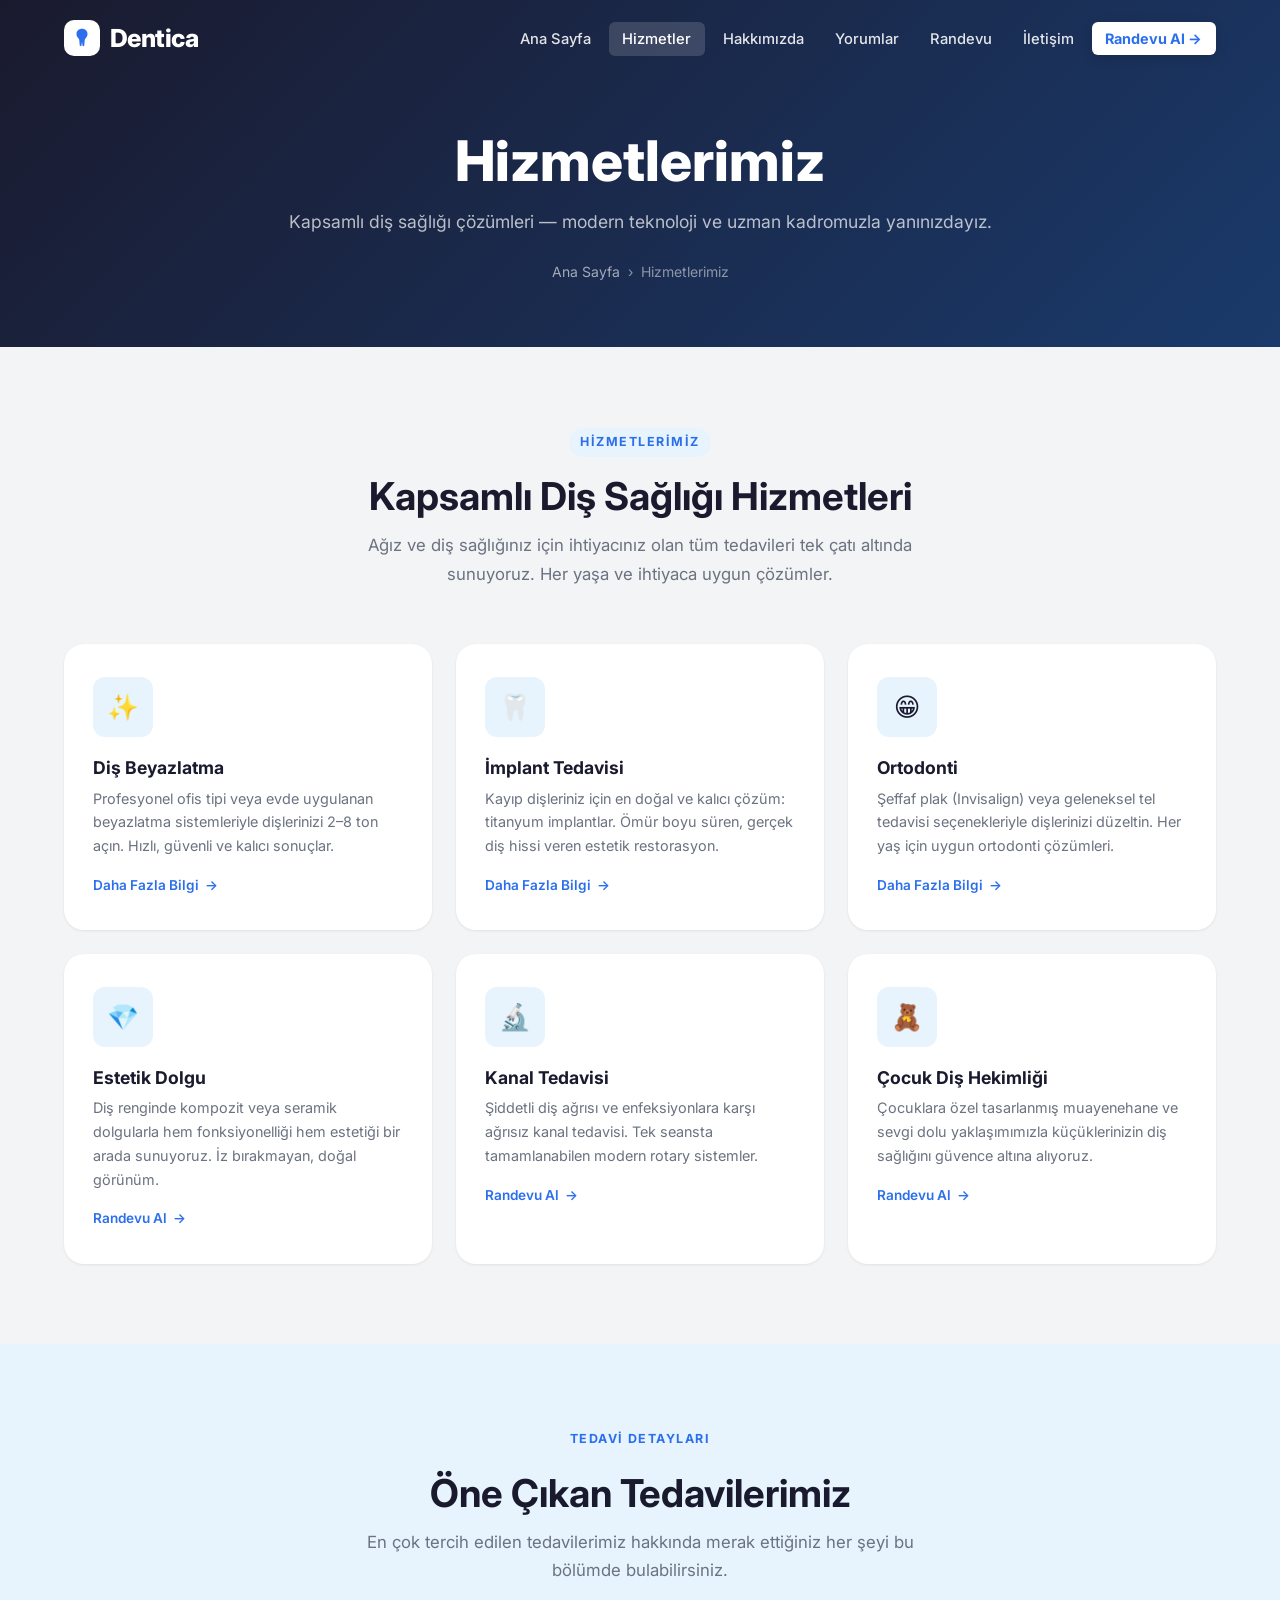
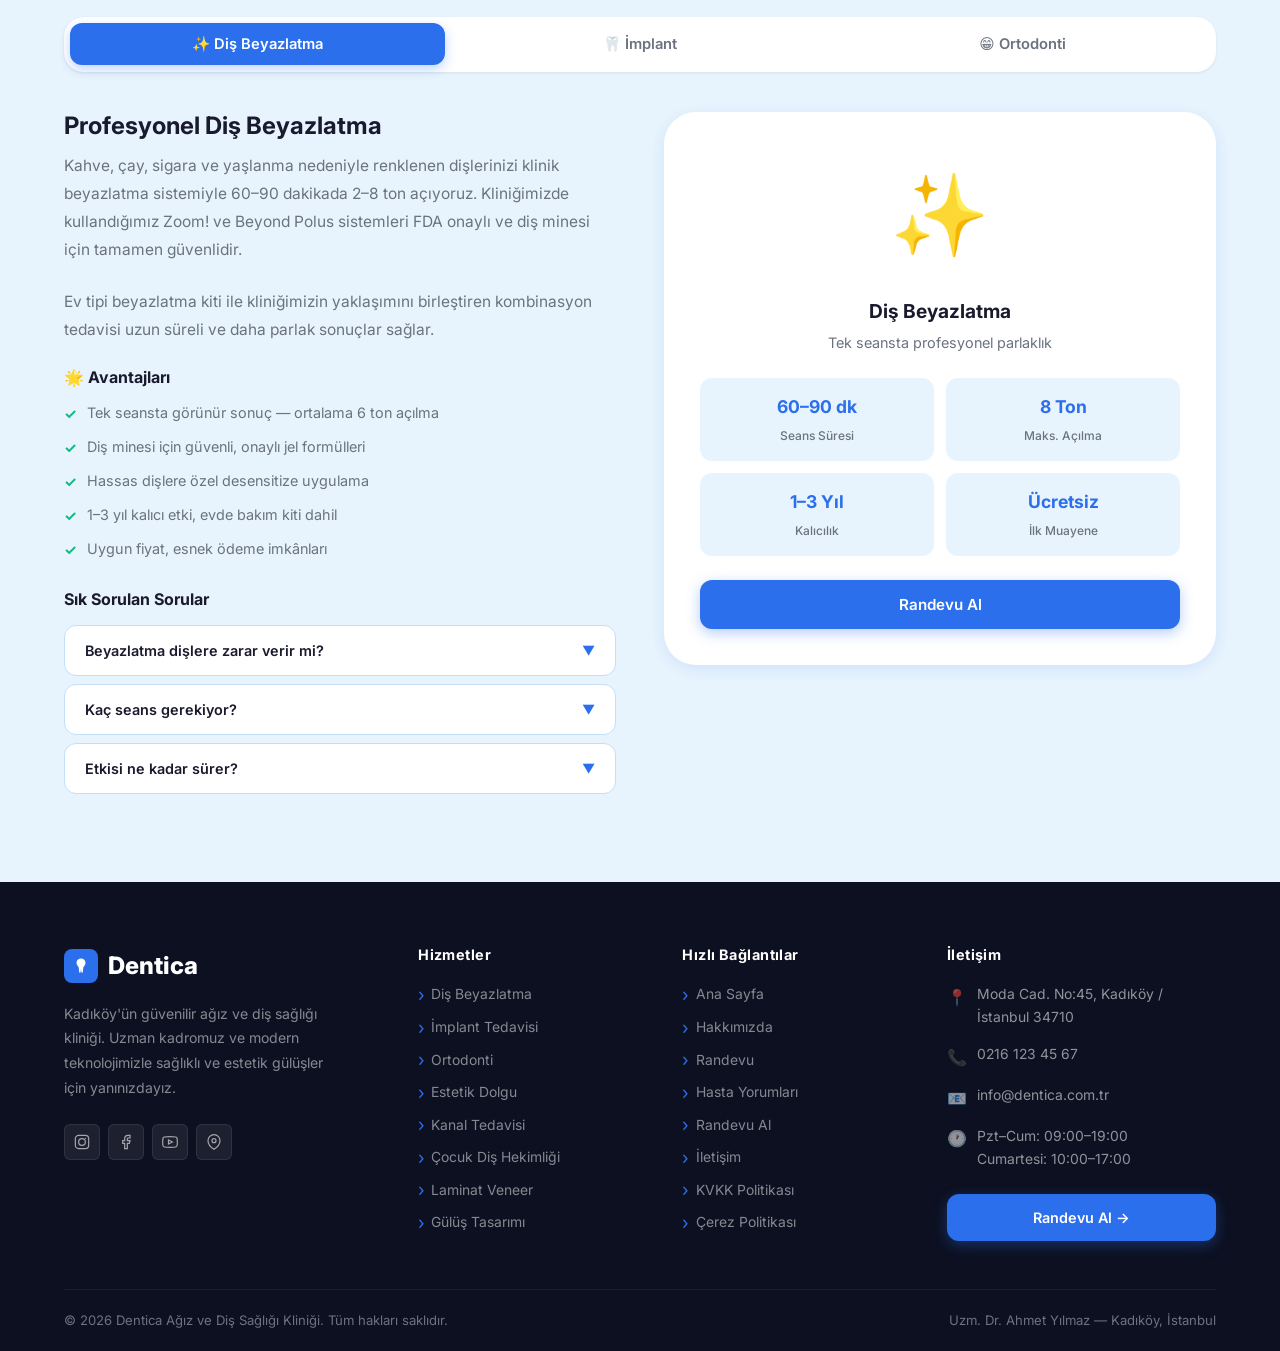
<file: hizmetler.html>
<!DOCTYPE html>
<html lang="tr">
<head>
  <meta charset="UTF-8" />
  <meta name="viewport" content="width=device-width, initial-scale=1.0" />
  <meta name="description" content="Dentica Ağız ve Diş Sağlığı Kliniği hizmetleri — diş beyazlatma, implant, ortodonti, estetik dolgu, kanal tedavisi ve çocuk diş hekimliği." />
  <meta name="keywords" content="diş hizmetleri, diş beyazlatma, implant tedavisi, ortodonti, estetik dolgu, kanal tedavisi, dentica" />
  <meta property="og:title" content="Hizmetlerimiz | Dentica Ağız ve Diş Sağlığı" />
  <meta property="og:description" content="Kapsamlı diş sağlığı hizmetlerimizi keşfedin. Dentica kliniğinde sunduğumuz tüm tedaviler hakkında bilgi alın." />
  <meta property="og:type" content="website" />
  <title>Hizmetlerimiz | Dentica</title>
  <link rel="preconnect" href="https://fonts.googleapis.com" />
  <link rel="preconnect" href="https://fonts.gstatic.com" crossorigin />
  <link href="https://fonts.googleapis.com/css2?family=Inter:wght@400;500;600;700;800&display=swap" rel="stylesheet" />
  <link rel="stylesheet" href="css/style.css" />
  <style>
    body { font-family: 'Inter', var(--font-sans); }
  </style>
</head>
<body>

<!-- ═══════════════════════════════════════════════════════════
     HEADER / NAVIGATION
═══════════════════════════════════════════════════════════ -->
<header id="header" role="banner">
  <div class="container">
    <nav class="nav-inner" role="navigation" aria-label="Ana navigasyon">

      <a href="index.html" class="nav-logo" aria-label="Dentica Ana Sayfa">
        <div class="logo-icon">
          <svg width="22" height="22" viewBox="0 0 24 24" fill="none">
            <path d="M12 2C8.5 2 6 4.5 6 7.5c0 1.5.5 3 1.5 4L9 14l.5 6c0 .5.5 1 1 1s1-.5 1-1l.5-4 .5 4c0 .5.5 1 1 1s1-.5 1-1L15 14l1.5-2.5c1-1 1.5-2.5 1.5-4C18 4.5 15.5 2 12 2z" fill="#2C6FED"/>
          </svg>
        </div>
        Dentica
      </a>

      <ul class="nav-links" role="list">
        <li><a href="index.html">Ana Sayfa</a></li>
        <li><a href="hizmetler.html">Hizmetler</a></li>
        <li><a href="hakkimizda.html">Hakkımızda</a></li>
        <li><a href="yorumlar.html">Yorumlar</a></li>
        <li><a href="randevu.html">Randevu</a></li>
        <li><a href="iletisim.html">İletişim</a></li>
        <li><a href="randevu.html" class="nav-cta">Randevu Al →</a></li>
      </ul>

      <button class="hamburger" id="hamburger" aria-label="Menüyü aç/kapat" aria-expanded="false">
        <span></span>
        <span></span>
        <span></span>
      </button>

    </nav>
  </div>
</header>

<!-- Mobile Navigation Overlay -->
<nav class="mobile-nav" id="mobileNav" aria-label="Mobil navigasyon">
  <a href="index.html">Ana Sayfa</a>
  <a href="hizmetler.html">Hizmetler</a>
  <a href="hakkimizda.html">Hakkımızda</a>
  <a href="yorumlar.html">Yorumlar</a>
  <a href="randevu.html">Randevu</a>
  <a href="iletisim.html">İletişim</a>
  <a href="randevu.html" class="btn btn-primary btn-lg">Randevu Al →</a>
</nav>


<!-- ═══════════════════════════════════════════════════════════
     PAGE HERO BANNER
═══════════════════════════════════════════════════════════ -->
<section class="page-hero-banner">
  <div class="container">
    <h1 class="page-hero-title">Hizmetlerimiz</h1>
    <p class="page-hero-sub">Kapsamlı diş sağlığı çözümleri — modern teknoloji ve uzman kadromuzla yanınızdayız.</p>
    <nav class="breadcrumb" aria-label="Breadcrumb">
      <a href="index.html">Ana Sayfa</a>
      <span aria-hidden="true">›</span>
      <span>Hizmetlerimiz</span>
    </nav>
  </div>
</section>


<!-- ═══════════════════════════════════════════════════════════
     SERVICES
═══════════════════════════════════════════════════════════ -->
<section id="services" aria-labelledby="services-title">
  <div class="container">

    <div class="services-header">
      <span class="section-label">Hizmetlerimiz</span>
      <h2 class="section-title" id="services-title">Kapsamlı Diş Sağlığı Hizmetleri</h2>
      <p class="section-subtitle">
        Ağız ve diş sağlığınız için ihtiyacınız olan tüm tedavileri tek çatı altında sunuyoruz. Her yaşa ve ihtiyaca uygun çözümler.
      </p>
    </div>

    <div class="services-grid stagger" role="list">

      <!-- Service 1 -->
      <article class="service-card reveal" role="listitem">
        <div class="service-icon" aria-hidden="true">✨</div>
        <h3>Diş Beyazlatma</h3>
        <p>
          Profesyonel ofis tipi veya evde uygulanan beyazlatma sistemleriyle dişlerinizi 2–8 ton açın. Hızlı, güvenli ve kalıcı sonuçlar.
        </p>
        <a href="#treatments" class="service-link">Daha Fazla Bilgi <span aria-hidden="true">→</span></a>
      </article>

      <!-- Service 2 -->
      <article class="service-card reveal" role="listitem">
        <div class="service-icon" aria-hidden="true">🦷</div>
        <h3>İmplant Tedavisi</h3>
        <p>
          Kayıp dişleriniz için en doğal ve kalıcı çözüm: titanyum implantlar. Ömür boyu süren, gerçek diş hissi veren estetik restorasyon.
        </p>
        <a href="#treatments" class="service-link">Daha Fazla Bilgi <span aria-hidden="true">→</span></a>
      </article>

      <!-- Service 3 -->
      <article class="service-card reveal" role="listitem">
        <div class="service-icon" aria-hidden="true">😁</div>
        <h3>Ortodonti</h3>
        <p>
          Şeffaf plak (Invisalign) veya geleneksel tel tedavisi seçenekleriyle dişlerinizi düzeltin. Her yaş için uygun ortodonti çözümleri.
        </p>
        <a href="#treatments" class="service-link">Daha Fazla Bilgi <span aria-hidden="true">→</span></a>
      </article>

      <!-- Service 4 -->
      <article class="service-card reveal" role="listitem">
        <div class="service-icon" aria-hidden="true">💎</div>
        <h3>Estetik Dolgu</h3>
        <p>
          Diş renginde kompozit veya seramik dolgularla hem fonksiyonelliği hem estetiği bir arada sunuyoruz. İz bırakmayan, doğal görünüm.
        </p>
        <a href="randevu.html" class="service-link">Randevu Al <span aria-hidden="true">→</span></a>
      </article>

      <!-- Service 5 -->
      <article class="service-card reveal" role="listitem">
        <div class="service-icon" aria-hidden="true">🔬</div>
        <h3>Kanal Tedavisi</h3>
        <p>
          Şiddetli diş ağrısı ve enfeksiyonlara karşı ağrısız kanal tedavisi. Tek seansta tamamlanabilen modern rotary sistemler.
        </p>
        <a href="randevu.html" class="service-link">Randevu Al <span aria-hidden="true">→</span></a>
      </article>

      <!-- Service 6 -->
      <article class="service-card reveal" role="listitem">
        <div class="service-icon" aria-hidden="true">🧸</div>
        <h3>Çocuk Diş Hekimliği</h3>
        <p>
          Çocuklara özel tasarlanmış muayenehane ve sevgi dolu yaklaşımımızla küçüklerinizin diş sağlığını güvence altına alıyoruz.
        </p>
        <a href="randevu.html" class="service-link">Randevu Al <span aria-hidden="true">→</span></a>
      </article>

    </div>
  </div>
</section>


<!-- ═══════════════════════════════════════════════════════════
     TREATMENTS DETAIL
═══════════════════════════════════════════════════════════ -->
<section id="treatments" aria-labelledby="treatments-title">
  <div class="container">

    <div class="text-center reveal" style="margin-bottom:2rem">
      <span class="section-label">Tedavi Detayları</span>
      <h2 class="section-title" id="treatments-title">Öne Çıkan Tedavilerimiz</h2>
      <p class="section-subtitle">
        En çok tercih edilen tedavilerimiz hakkında merak ettiğiniz her şeyi bu bölümde bulabilirsiniz.
      </p>
    </div>

    <!-- Tabs -->
    <div class="treatments-tabs" role="tablist" aria-label="Tedavi seçimi">
      <button class="tab-btn active" role="tab" aria-selected="true" aria-controls="tab-beyazlatma" data-tab="beyazlatma">
        ✨ Diş Beyazlatma
      </button>
      <button class="tab-btn" role="tab" aria-selected="false" aria-controls="tab-implant" data-tab="implant">
        🦷 İmplant
      </button>
      <button class="tab-btn" role="tab" aria-selected="false" aria-controls="tab-ortodonti" data-tab="ortodonti">
        😁 Ortodonti
      </button>
    </div>

    <!-- Tab: Diş Beyazlatma -->
    <div class="tab-panel active" id="tab-beyazlatma" role="tabpanel">
      <div class="treatment-info reveal-left">
        <h3>Profesyonel Diş Beyazlatma</h3>
        <p>
          Kahve, çay, sigara ve yaşlanma nedeniyle renklenen dişlerinizi klinik beyazlatma sistemiyle 60–90 dakikada 2–8 ton açıyoruz. Kliniğimizde kullandığımız Zoom! ve Beyond Polus sistemleri FDA onaylı ve diş minesi için tamamen güvenlidir.
        </p>
        <p>
          Ev tipi beyazlatma kiti ile kliniğimizin yaklaşımını birleştiren kombinasyon tedavisi uzun süreli ve daha parlak sonuçlar sağlar.
        </p>

        <div class="treatment-advantages">
          <h4>🌟 Avantajları</h4>
          <ul>
            <li>Tek seansta görünür sonuç — ortalama 6 ton açılma</li>
            <li>Diş minesi için güvenli, onaylı jel formülleri</li>
            <li>Hassas dişlere özel desensitize uygulama</li>
            <li>1–3 yıl kalıcı etki, evde bakım kiti dahil</li>
            <li>Uygun fiyat, esnek ödeme imkânları</li>
          </ul>
        </div>

        <div class="treatment-faq">
          <h4>Sık Sorulan Sorular</h4>

          <div class="faq-item">
            <button class="faq-q" aria-expanded="false">
              Beyazlatma dişlere zarar verir mi?
              <span class="faq-icon" aria-hidden="true">▼</span>
            </button>
            <div class="faq-a" role="region">
              Profesyonel kontrolde uygulanan beyazlatma tedavisi dişlere zarar vermez. Kullandığımız hidrojen peroksit jelleri FDA onaylı olup minenizi koruyarak içteki renk pigmentlerini parçalar.
            </div>
          </div>

          <div class="faq-item">
            <button class="faq-q" aria-expanded="false">
              Kaç seans gerekiyor?
              <span class="faq-icon" aria-hidden="true">▼</span>
            </button>
            <div class="faq-a" role="region">
              Klinikte uygulanan ofis tipi beyazlatma genellikle tek seansta tamamlanır. Ev tipi kitleri ise 10–14 gün sürer. Kombine tedavi en başarılı sonuçları verir.
            </div>
          </div>

          <div class="faq-item">
            <button class="faq-q" aria-expanded="false">
              Etkisi ne kadar sürer?
              <span class="faq-icon" aria-hidden="true">▼</span>
            </button>
            <div class="faq-a" role="region">
              Düzenli ağız hijyeni ve renkli içeceklerden kaçınma koşuluyla beyazlatma etkisi 1–3 yıl devam eder. Yıllık rötuş seanslarıyla bu süre uzatılabilir.
            </div>
          </div>

        </div>
      </div>

      <div class="treatment-visual reveal-right">
        <div class="treatment-card-visual">
          <span class="treatment-big-icon" aria-hidden="true">✨</span>
          <h4>Diş Beyazlatma</h4>
          <p>Tek seansta profesyonel parlaklık</p>
          <div class="treatment-meta-grid">
            <div class="treatment-meta-item">
              <span class="meta-val">60–90 dk</span>
              <span class="meta-key">Seans Süresi</span>
            </div>
            <div class="treatment-meta-item">
              <span class="meta-val">8 Ton</span>
              <span class="meta-key">Maks. Açılma</span>
            </div>
            <div class="treatment-meta-item">
              <span class="meta-val">1–3 Yıl</span>
              <span class="meta-key">Kalıcılık</span>
            </div>
            <div class="treatment-meta-item">
              <span class="meta-val">Ücretsiz</span>
              <span class="meta-key">İlk Muayene</span>
            </div>
          </div>
          <a href="randevu.html" class="btn btn-primary" style="margin-top:1.5rem;width:100%;justify-content:center">
            Randevu Al
          </a>
        </div>
      </div>
    </div><!-- /tab-beyazlatma -->

    <!-- Tab: İmplant -->
    <div class="tab-panel" id="tab-implant" role="tabpanel">
      <div class="treatment-info reveal-left">
        <h3>Diş İmplant Tedavisi</h3>
        <p>
          İmplant, kaybedilen dişin kökü yerine çenekemiğine yerleştirilen titanyum bir vida ile en doğal ve kalıcı çözümü sunar. Kliniğimizde Nobel Biocare, Straumann ve Osstem gibi dünya lideri marka implantlar kullanılmaktadır.
        </p>
        <p>
          3D tomografi ile yapılan planlama ve bilgisayar destekli cerrahi rehberlik sayesinde implant yerleştirme işlemi son derece güvenli ve hassas şekilde gerçekleştirilmektedir.
        </p>

        <div class="treatment-advantages">
          <h4>🌟 Avantajları</h4>
          <ul>
            <li>Komşu dişlere dokunulmadan uygulanan bağımsız çözüm</li>
            <li>Gerçek diş hissi ve görünümü</li>
            <li>Doğru bakımla ömür boyu süren sonuç</li>
            <li>Çene kemiği erimesini önler</li>
            <li>Yeme-içme ve konuşmayı tam olarak destekler</li>
            <li>Yüksek başarı oranı: %98 üzeri 10 yıl başarısı</li>
          </ul>
        </div>

        <div class="treatment-faq">
          <h4>Sık Sorulan Sorular</h4>

          <div class="faq-item">
            <button class="faq-q" aria-expanded="false">
              İmplant acı verir mi?
              <span class="faq-icon" aria-hidden="true">▼</span>
            </button>
            <div class="faq-a" role="region">
              İşlem, lokal anestezi altında tamamen ağrısız şekilde gerçekleştirilir. İşlem sonrası hafif şişlik ve hassasiyet olabilir; bu durum genellikle 2–3 gün içinde geçer.
            </div>
          </div>

          <div class="faq-item">
            <button class="faq-q" aria-expanded="false">
              İmplant ne zaman kullanıma hazır olur?
              <span class="faq-icon" aria-hidden="true">▼</span>
            </button>
            <div class="faq-a" role="region">
              İmplant vidasının kemiğe kaynaşma süreci (osseointegrasyon) 2–4 ay alır. Bu süreçte geçici bir protetik kullanılabilir. Kalıcı kron, kaynaşma tamamlandıktan sonra takılır.
            </div>
          </div>

          <div class="faq-item">
            <button class="faq-q" aria-expanded="false">
              Herkes implant yaptırabilir mi?
              <span class="faq-icon" aria-hidden="true">▼</span>
            </button>
            <div class="faq-a" role="region">
              18 yaşını geçmiş, kemik gelişimi tamamlanmış ve sistemik sağlık sorunu bulunmayan bireyler implant adayıdır. Yetersiz kemik yapısı durumunda kemik grefti ile implant yapılabilir hale gelebilir.
            </div>
          </div>

        </div>
      </div>

      <div class="treatment-visual reveal-right">
        <div class="treatment-card-visual">
          <span class="treatment-big-icon" aria-hidden="true">🦷</span>
          <h4>Diş İmplantı</h4>
          <p>Doğal görünümlü, kalıcı çözüm</p>
          <div class="treatment-meta-grid">
            <div class="treatment-meta-item">
              <span class="meta-val">30–45 dk</span>
              <span class="meta-key">İşlem Süresi</span>
            </div>
            <div class="treatment-meta-item">
              <span class="meta-val">%98</span>
              <span class="meta-key">Başarı Oranı</span>
            </div>
            <div class="treatment-meta-item">
              <span class="meta-val">Ömürlük</span>
              <span class="meta-key">Kalıcılık</span>
            </div>
            <div class="treatment-meta-item">
              <span class="meta-val">3D Plan</span>
              <span class="meta-key">Teknoloji</span>
            </div>
          </div>
          <a href="randevu.html" class="btn btn-primary" style="margin-top:1.5rem;width:100%;justify-content:center">
            Randevu Al
          </a>
        </div>
      </div>
    </div><!-- /tab-implant -->

    <!-- Tab: Ortodonti -->
    <div class="tab-panel" id="tab-ortodonti" role="tabpanel">
      <div class="treatment-info reveal-left">
        <h3>Ortodonti Tedavisi</h3>
        <p>
          Çarpık, aralıklı veya çapraşık dişlerinizi şeffaf plak (clear aligner) ya da estetik braket sistemiyle düzelterek ideal kapanışa ve estetik görünüme kavuşturuyoruz. Hem çocuklar hem yetişkinler için kapsamlı ortodonti hizmetleri sunuyoruz.
        </p>
        <p>
          3D dijital ağız taraması ve sanal tedavi simülasyonu ile tedavi başlamadan önce son halini görebilirsiniz. Şeffaf plak sistemi gün içinde çıkarılabilen, konforlu ve görünmez bir tedavi seçeneğidir.
        </p>

        <div class="treatment-advantages">
          <h4>🌟 Avantajları</h4>
          <ul>
            <li>Görünmez şeffaf plak (Invisalign uyumlu) seçeneği</li>
            <li>Dijital simülasyon ile tedavi sonucunu önceden görme</li>
            <li>Ortalama 12–24 aylık tedavi süresi</li>
            <li>Her yaşa uygun — çocuk, genç ve yetişkin</li>
            <li>Düzenli kontrol ve destek ile kesintisiz takip</li>
            <li>Tedavi sonrası pekiştirme plağı dahil</li>
          </ul>
        </div>

        <div class="treatment-faq">
          <h4>Sık Sorulan Sorular</h4>

          <div class="faq-item">
            <button class="faq-q" aria-expanded="false">
              Şeffaf plak mı tel mi tercih etmeliyim?
              <span class="faq-icon" aria-hidden="true">▼</span>
            </button>
            <div class="faq-a" role="region">
              Hafif-orta düzey düzensizliklerde şeffaf plaklar mükemmel sonuç verir ve görünmezdir. Ciddi iskelet anomalilerinde geleneksel braket sistemi daha etkili olabilir. Doktorumuz kapsamlı muayene sonrası size uygun seçeneği önerir.
            </div>
          </div>

          <div class="faq-item">
            <button class="faq-q" aria-expanded="false">
              Yetişkinler de ortodonti yaptırabilir mi?
              <span class="faq-icon" aria-hidden="true">▼</span>
            </button>
            <div class="faq-a" role="region">
              Kesinlikle! Ortodonti tedavisi her yaşta uygulanabilir. Kliniğimizin ortodonti hastalarının %40'ını yetişkinler oluşturmaktadır. Şeffaf plak özellikle yetişkin hastalar arasında çok popülerdir.
            </div>
          </div>

          <div class="faq-item">
            <button class="faq-q" aria-expanded="false">
              Ortodonti tedavisi ağrılı mıdır?
              <span class="faq-icon" aria-hidden="true">▼</span>
            </button>
            <div class="faq-a" role="region">
              Tel veya plak takıldıktan ilk birkaç gün hafif basınç hissi yaşanabilir. Bu durum genellikle 3–5 gün içinde kendiliğinden geçer. Şeffaf plaklar tel sistemine göre çok daha az rahatsızlık verir.
            </div>
          </div>

        </div>
      </div>

      <div class="treatment-visual reveal-right">
        <div class="treatment-card-visual">
          <span class="treatment-big-icon" aria-hidden="true">😁</span>
          <h4>Ortodonti</h4>
          <p>Düz ve estetik bir gülüş için</p>
          <div class="treatment-meta-grid">
            <div class="treatment-meta-item">
              <span class="meta-val">12–24 Ay</span>
              <span class="meta-key">Ortalama Süre</span>
            </div>
            <div class="treatment-meta-item">
              <span class="meta-val">Şeffaf</span>
              <span class="meta-key">Plak Seçeneği</span>
            </div>
            <div class="treatment-meta-item">
              <span class="meta-val">Her Yaş</span>
              <span class="meta-key">Uygulama</span>
            </div>
            <div class="treatment-meta-item">
              <span class="meta-val">3D Tarama</span>
              <span class="meta-key">Teknoloji</span>
            </div>
          </div>
          <a href="randevu.html" class="btn btn-primary" style="margin-top:1.5rem;width:100%;justify-content:center">
            Randevu Al
          </a>
        </div>
      </div>
    </div><!-- /tab-ortodonti -->

  </div>
</section>


<!-- ═══════════════════════════════════════════════════════════
     FOOTER
═══════════════════════════════════════════════════════════ -->
<footer id="footer" role="contentinfo">
  <div class="container">
    <div class="footer-grid">

      <!-- Brand -->
      <div class="footer-brand">
        <a href="index.html" class="footer-logo" aria-label="Dentica Ana Sayfa">
          <div class="footer-logo-icon" aria-hidden="true">
            <svg width="18" height="18" viewBox="0 0 24 24" fill="none">
              <path d="M12 2C8.5 2 6 4.5 6 7.5c0 1.5.5 3 1.5 4L9 14l.5 6c0 .5.5 1 1 1s1-.5 1-1l.5-4 .5 4c0 .5.5 1 1 1s1-.5 1-1L15 14l1.5-2.5c1-1 1.5-2.5 1.5-4C18 4.5 15.5 2 12 2z" fill="white"/>
            </svg>
          </div>
          Dentica
        </a>
        <p>
          Kadıköy'ün güvenilir ağız ve diş sağlığı kliniği. Uzman kadromuz ve modern teknolojimizle sağlıklı ve estetik gülüşler için yanınızdayız.
        </p>

        <div class="footer-social" role="list" aria-label="Sosyal medya bağlantıları">
          <a href="#" class="social-link" aria-label="Instagram" role="listitem">
            <svg width="16" height="16" viewBox="0 0 24 24" fill="none" stroke="currentColor" stroke-width="1.8"><rect x="2" y="2" width="20" height="20" rx="5"/><circle cx="12" cy="12" r="5"/><circle cx="17.5" cy="6.5" r="1" fill="currentColor" stroke="none"/></svg>
          </a>
          <a href="#" class="social-link" aria-label="Facebook" role="listitem">
            <svg width="16" height="16" viewBox="0 0 24 24" fill="none" stroke="currentColor" stroke-width="1.8"><path d="M18 2h-3a5 5 0 0 0-5 5v3H7v4h3v8h4v-8h3l1-4h-4V7a1 1 0 0 1 1-1h3z"/></svg>
          </a>
          <a href="#" class="social-link" aria-label="YouTube" role="listitem">
            <svg width="16" height="16" viewBox="0 0 24 24" fill="none" stroke="currentColor" stroke-width="1.8"><path d="M22.54 6.42a2.78 2.78 0 0 0-1.95-1.96C18.88 4 12 4 12 4s-6.88 0-8.59.46A2.78 2.78 0 0 0 1.46 6.42 29 29 0 0 0 1 12a29 29 0 0 0 .46 5.58 2.78 2.78 0 0 0 1.95 1.97C5.12 20 12 20 12 20s6.88 0 8.59-.45a2.78 2.78 0 0 0 1.95-1.97A29 29 0 0 0 23 12a29 29 0 0 0-.46-5.58z"/><polygon points="9.75 15.02 15.5 12 9.75 8.98 9.75 15.02"/></svg>
          </a>
          <a href="#" class="social-link" aria-label="Google Maps" role="listitem">
            <svg width="16" height="16" viewBox="0 0 24 24" fill="none" stroke="currentColor" stroke-width="1.8"><path d="M21 10c0 7-9 13-9 13s-9-6-9-13a9 9 0 0 1 18 0z"/><circle cx="12" cy="10" r="3"/></svg>
          </a>
        </div>
      </div>

      <!-- Hizmetler -->
      <nav class="footer-col" aria-label="Hizmetler">
        <h4>Hizmetler</h4>
        <ul class="footer-links" role="list">
          <li><a href="hizmetler.html">Diş Beyazlatma</a></li>
          <li><a href="hizmetler.html">İmplant Tedavisi</a></li>
          <li><a href="hizmetler.html">Ortodonti</a></li>
          <li><a href="hizmetler.html">Estetik Dolgu</a></li>
          <li><a href="hizmetler.html">Kanal Tedavisi</a></li>
          <li><a href="hizmetler.html">Çocuk Diş Hekimliği</a></li>
          <li><a href="hizmetler.html">Laminat Veneer</a></li>
          <li><a href="hizmetler.html">Gülüş Tasarımı</a></li>
        </ul>
      </nav>

      <!-- Hızlı Bağlantılar -->
      <nav class="footer-col" aria-label="Hızlı bağlantılar">
        <h4>Hızlı Bağlantılar</h4>
        <ul class="footer-links" role="list">
          <li><a href="index.html">Ana Sayfa</a></li>
          <li><a href="hakkimizda.html">Hakkımızda</a></li>
          <li><a href="randevu.html">Randevu</a></li>
          <li><a href="yorumlar.html">Hasta Yorumları</a></li>
          <li><a href="randevu.html">Randevu Al</a></li>
          <li><a href="iletisim.html">İletişim</a></li>
          <li><a href="#">KVKK Politikası</a></li>
          <li><a href="#">Çerez Politikası</a></li>
        </ul>
      </nav>

      <!-- İletişim -->
      <div class="footer-col">
        <h4>İletişim</h4>
        <address style="font-style:normal">
          <ul class="footer-contact-list" role="list">
            <li class="footer-contact-item">
              <span class="fc-icon" aria-hidden="true">📍</span>
              <span>Moda Cad. No:45, Kadıköy / İstanbul 34710</span>
            </li>
            <li class="footer-contact-item">
              <span class="fc-icon" aria-hidden="true">📞</span>
              <a href="tel:+902161234567">0216 123 45 67</a>
            </li>
            <li class="footer-contact-item">
              <span class="fc-icon" aria-hidden="true">📧</span>
              <a href="mailto:info@dentica.com.tr">info@dentica.com.tr</a>
            </li>
            <li class="footer-contact-item">
              <span class="fc-icon" aria-hidden="true">🕐</span>
              <span>Pzt–Cum: 09:00–19:00<br>Cumartesi: 10:00–17:00</span>
            </li>
          </ul>
        </address>

        <div style="margin-top:1.5rem">
          <a href="randevu.html" class="btn btn-primary" style="width:100%;justify-content:center;font-size:.9rem;padding:.7rem 1rem">
            Randevu Al →
          </a>
        </div>
      </div>

    </div><!-- /footer-grid -->

    <div class="footer-bottom">
      <p>© 2026 Dentica Ağız ve Diş Sağlığı Kliniği. Tüm hakları saklıdır.</p>
      <p>Uzm. Dr. Ahmet Yılmaz — Kadıköy, İstanbul</p>
    </div>

  </div>
</footer>


<!-- ── Scroll To Top Button ── -->
<button id="scrollTop" aria-label="Sayfanın başına dön" title="Başa dön">
  <svg width="18" height="18" viewBox="0 0 24 24" fill="none" stroke="currentColor" stroke-width="2.5" aria-hidden="true">
    <polyline points="18 15 12 9 6 15"/>
  </svg>
</button>


<script src="js/main.js"></script>
</body>
</html>
</file>
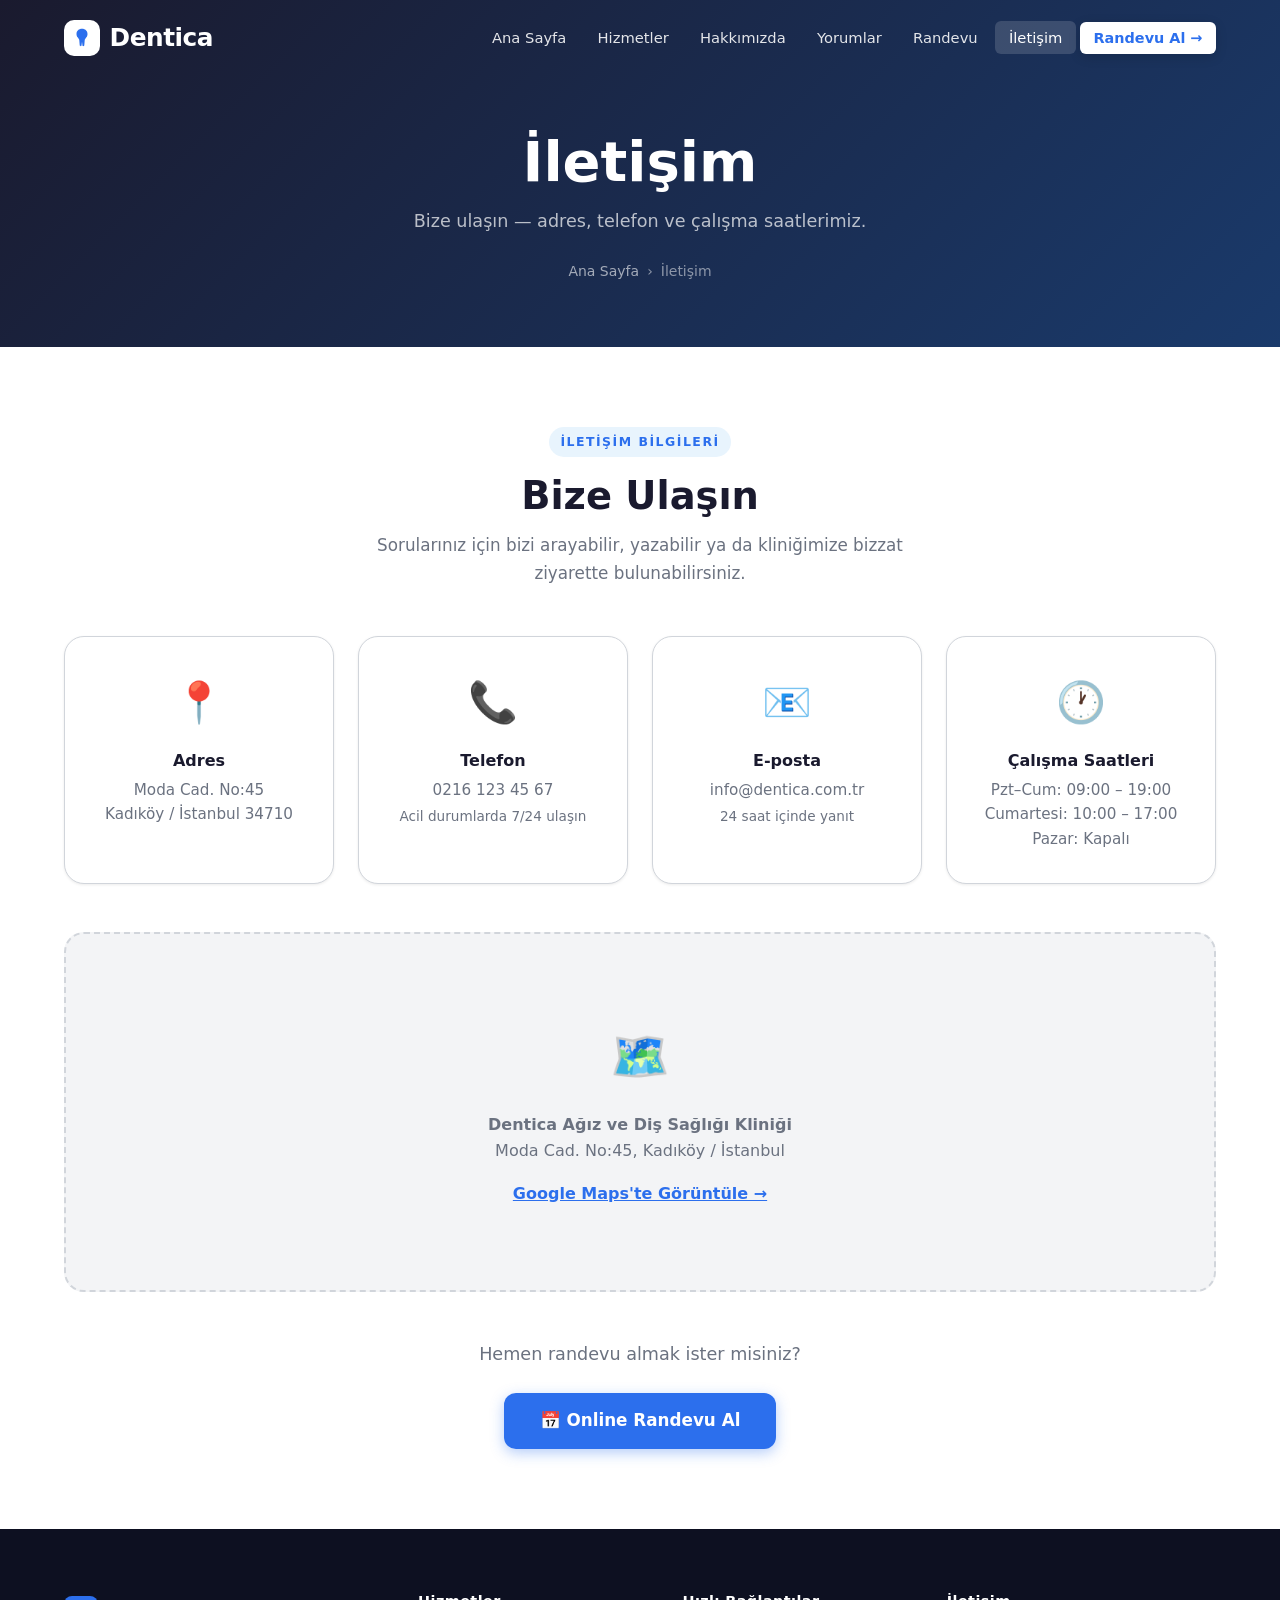
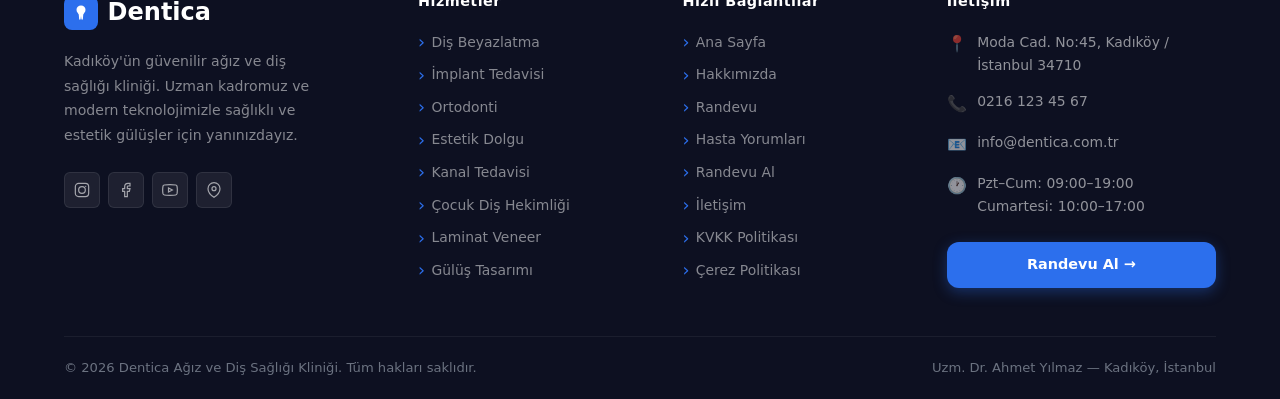
<file: iletisim.html>
<!DOCTYPE html>
<html lang="tr">
<head>
  <meta charset="UTF-8" />
  <meta name="viewport" content="width=device-width, initial-scale=1.0" />
  <meta name="description" content="Dentica Ağız ve Diş Sağlığı Kliniği iletişim bilgileri — Moda Cad. No:45, Kadıköy / İstanbul. 0216 123 45 67 numarasından bizi arayın." />
  <meta name="keywords" content="dentica iletişim, kadıköy diş kliniği adres, diş hekimi telefon, dentica nerede" />
  <meta property="og:title" content="İletişim | Dentica Ağız ve Diş Sağlığı" />
  <meta property="og:description" content="Dentica kliniğimizle iletişime geçin. Adres, telefon, e-posta ve çalışma saatlerimizi öğrenin." />
  <meta property="og:type" content="website" />
  <title>İletişim | Dentica</title>
  <link rel="preconnect" href="https://fonts.googleapis.com" />
  <link rel="preconnect" href="https://fonts.gstatic.com" crossorigin />
  <link href="https://fonts.googleapis.com/css2?family=Inter:wght@400;500;600;700;800&display=swap" rel="stylesheet" />
  <link rel="stylesheet" href="css/style.css" />
</head>
<body>

<!-- ═══════════════════════════════════════════════════════════
     HEADER / NAVIGATION
═══════════════════════════════════════════════════════════ -->
<header id="header" role="banner">
  <div class="container">
    <nav class="nav-inner" role="navigation" aria-label="Ana navigasyon">

      <a href="index.html" class="nav-logo" aria-label="Dentica Ana Sayfa">
        <div class="logo-icon">
          <svg width="22" height="22" viewBox="0 0 24 24" fill="none">
            <path d="M12 2C8.5 2 6 4.5 6 7.5c0 1.5.5 3 1.5 4L9 14l.5 6c0 .5.5 1 1 1s1-.5 1-1l.5-4 .5 4c0 .5.5 1 1 1s1-.5 1-1L15 14l1.5-2.5c1-1 1.5-2.5 1.5-4C18 4.5 15.5 2 12 2z" fill="#2C6FED"/>
          </svg>
        </div>
        Dentica
      </a>

      <ul class="nav-links" role="list">
        <li><a href="index.html">Ana Sayfa</a></li>
        <li><a href="hizmetler.html">Hizmetler</a></li>
        <li><a href="hakkimizda.html">Hakkımızda</a></li>
        <li><a href="yorumlar.html">Yorumlar</a></li>
        <li><a href="randevu.html">Randevu</a></li>
        <li><a href="iletisim.html">İletişim</a></li>
        <li><a href="randevu.html" class="nav-cta">Randevu Al →</a></li>
      </ul>

      <button class="hamburger" id="hamburger" aria-label="Menüyü aç/kapat" aria-expanded="false">
        <span></span>
        <span></span>
        <span></span>
      </button>

    </nav>
  </div>
</header>

<!-- Mobile Navigation Overlay -->
<nav class="mobile-nav" id="mobileNav" aria-label="Mobil navigasyon">
  <a href="index.html">Ana Sayfa</a>
  <a href="hizmetler.html">Hizmetler</a>
  <a href="hakkimizda.html">Hakkımızda</a>
  <a href="yorumlar.html">Yorumlar</a>
  <a href="randevu.html">Randevu</a>
  <a href="iletisim.html">İletişim</a>
  <a href="randevu.html" class="btn btn-primary btn-lg">Randevu Al →</a>
</nav>


<!-- ═══════════════════════════════════════════════════════════
     PAGE HERO BANNER
═══════════════════════════════════════════════════════════ -->
<section class="page-hero-banner">
  <div class="container">
    <h1 class="page-hero-title">İletişim</h1>
    <p class="page-hero-sub">Bize ulaşın — adres, telefon ve çalışma saatlerimiz.</p>
    <nav class="breadcrumb" aria-label="Breadcrumb">
      <a href="index.html">Ana Sayfa</a>
      <span aria-hidden="true">›</span>
      <span>İletişim</span>
    </nav>
  </div>
</section>


<!-- ═══════════════════════════════════════════════════════════
     CONTACT INFO SECTION
═══════════════════════════════════════════════════════════ -->
<section id="contact" aria-labelledby="contact-title">
  <div class="container">

    <div class="text-center reveal" style="margin-bottom:1rem">
      <span class="section-label">İletişim Bilgileri</span>
      <h2 class="section-title" id="contact-title">Bize Ulaşın</h2>
      <p class="section-subtitle">
        Sorularınız için bizi arayabilir, yazabilir ya da kliniğimize bizzat ziyarette bulunabilirsiniz.
      </p>
    </div>

    <!-- Contact Cards -->
    <div class="contact-cards-grid">

      <div class="contact-info-card reveal">
        <span class="card-icon" aria-hidden="true">📍</span>
        <h3>Adres</h3>
        <p>Moda Cad. No:45<br>Kadıköy / İstanbul 34710</p>
      </div>

      <div class="contact-info-card reveal">
        <span class="card-icon" aria-hidden="true">📞</span>
        <h3>Telefon</h3>
        <p><a href="tel:+902161234567">0216 123 45 67</a></p>
        <p style="margin-top:.25rem;font-size:.85rem;">Acil durumlarda 7/24 ulaşın</p>
      </div>

      <div class="contact-info-card reveal">
        <span class="card-icon" aria-hidden="true">📧</span>
        <h3>E-posta</h3>
        <p><a href="mailto:info@dentica.com.tr">info@dentica.com.tr</a></p>
        <p style="margin-top:.25rem;font-size:.85rem;">24 saat içinde yanıt</p>
      </div>

      <div class="contact-info-card reveal">
        <span class="card-icon" aria-hidden="true">🕐</span>
        <h3>Çalışma Saatleri</h3>
        <p>Pzt–Cum: 09:00 – 19:00<br>Cumartesi: 10:00 – 17:00<br>Pazar: Kapalı</p>
      </div>

    </div>

    <!-- Map Placeholder -->
    <div class="map-placeholder reveal">
      <span aria-hidden="true">🗺️</span>
      <p>
        <strong>Dentica Ağız ve Diş Sağlığı Kliniği</strong><br>
        Moda Cad. No:45, Kadıköy / İstanbul
      </p>
      <p>
        <a href="https://maps.google.com/?q=Moda+Cad+No:45+Kadıköy+İstanbul" target="_blank" rel="noopener">
          Google Maps'te Görüntüle →
        </a>
      </p>
    </div>

    <!-- CTA -->
    <div class="text-center" style="margin-top:3rem">
      <p style="margin-bottom:1.5rem;font-size:1.1rem;color:var(--gray)">Hemen randevu almak ister misiniz?</p>
      <a href="randevu.html" class="btn btn-primary btn-lg">📅 Online Randevu Al</a>
    </div>

  </div>
</section>


<!-- ═══════════════════════════════════════════════════════════
     FOOTER
═══════════════════════════════════════════════════════════ -->
<footer id="footer" role="contentinfo">
  <div class="container">
    <div class="footer-grid">

      <!-- Brand -->
      <div class="footer-brand">
        <a href="index.html" class="footer-logo" aria-label="Dentica Ana Sayfa">
          <div class="footer-logo-icon" aria-hidden="true">
            <svg width="18" height="18" viewBox="0 0 24 24" fill="none">
              <path d="M12 2C8.5 2 6 4.5 6 7.5c0 1.5.5 3 1.5 4L9 14l.5 6c0 .5.5 1 1 1s1-.5 1-1l.5-4 .5 4c0 .5.5 1 1 1s1-.5 1-1L15 14l1.5-2.5c1-1 1.5-2.5 1.5-4C18 4.5 15.5 2 12 2z" fill="white"/>
            </svg>
          </div>
          Dentica
        </a>
        <p>
          Kadıköy'ün güvenilir ağız ve diş sağlığı kliniği. Uzman kadromuz ve modern teknolojimizle sağlıklı ve estetik gülüşler için yanınızdayız.
        </p>

        <div class="footer-social" role="list" aria-label="Sosyal medya bağlantıları">
          <a href="#" class="social-link" aria-label="Instagram" role="listitem">
            <svg width="16" height="16" viewBox="0 0 24 24" fill="none" stroke="currentColor" stroke-width="1.8"><rect x="2" y="2" width="20" height="20" rx="5"/><circle cx="12" cy="12" r="5"/><circle cx="17.5" cy="6.5" r="1" fill="currentColor" stroke="none"/></svg>
          </a>
          <a href="#" class="social-link" aria-label="Facebook" role="listitem">
            <svg width="16" height="16" viewBox="0 0 24 24" fill="none" stroke="currentColor" stroke-width="1.8"><path d="M18 2h-3a5 5 0 0 0-5 5v3H7v4h3v8h4v-8h3l1-4h-4V7a1 1 0 0 1 1-1h3z"/></svg>
          </a>
          <a href="#" class="social-link" aria-label="YouTube" role="listitem">
            <svg width="16" height="16" viewBox="0 0 24 24" fill="none" stroke="currentColor" stroke-width="1.8"><path d="M22.54 6.42a2.78 2.78 0 0 0-1.95-1.96C18.88 4 12 4 12 4s-6.88 0-8.59.46A2.78 2.78 0 0 0 1.46 6.42 29 29 0 0 0 1 12a29 29 0 0 0 .46 5.58 2.78 2.78 0 0 0 1.95 1.97C5.12 20 12 20 12 20s6.88 0 8.59-.45a2.78 2.78 0 0 0 1.95-1.97A29 29 0 0 0 23 12a29 29 0 0 0-.46-5.58z"/><polygon points="9.75 15.02 15.5 12 9.75 8.98 9.75 15.02"/></svg>
          </a>
          <a href="#" class="social-link" aria-label="Google Maps" role="listitem">
            <svg width="16" height="16" viewBox="0 0 24 24" fill="none" stroke="currentColor" stroke-width="1.8"><path d="M21 10c0 7-9 13-9 13s-9-6-9-13a9 9 0 0 1 18 0z"/><circle cx="12" cy="10" r="3"/></svg>
          </a>
        </div>
      </div>

      <!-- Hizmetler -->
      <nav class="footer-col" aria-label="Hizmetler">
        <h4>Hizmetler</h4>
        <ul class="footer-links" role="list">
          <li><a href="hizmetler.html">Diş Beyazlatma</a></li>
          <li><a href="hizmetler.html">İmplant Tedavisi</a></li>
          <li><a href="hizmetler.html">Ortodonti</a></li>
          <li><a href="hizmetler.html">Estetik Dolgu</a></li>
          <li><a href="hizmetler.html">Kanal Tedavisi</a></li>
          <li><a href="hizmetler.html">Çocuk Diş Hekimliği</a></li>
          <li><a href="hizmetler.html">Laminat Veneer</a></li>
          <li><a href="hizmetler.html">Gülüş Tasarımı</a></li>
        </ul>
      </nav>

      <!-- Hızlı Bağlantılar -->
      <nav class="footer-col" aria-label="Hızlı bağlantılar">
        <h4>Hızlı Bağlantılar</h4>
        <ul class="footer-links" role="list">
          <li><a href="index.html">Ana Sayfa</a></li>
          <li><a href="hakkimizda.html">Hakkımızda</a></li>
          <li><a href="randevu.html">Randevu</a></li>
          <li><a href="yorumlar.html">Hasta Yorumları</a></li>
          <li><a href="randevu.html">Randevu Al</a></li>
          <li><a href="iletisim.html">İletişim</a></li>
          <li><a href="#">KVKK Politikası</a></li>
          <li><a href="#">Çerez Politikası</a></li>
        </ul>
      </nav>

      <!-- İletişim -->
      <div class="footer-col">
        <h4>İletişim</h4>
        <address style="font-style:normal">
          <ul class="footer-contact-list" role="list">
            <li class="footer-contact-item">
              <span class="fc-icon" aria-hidden="true">📍</span>
              <span>Moda Cad. No:45, Kadıköy / İstanbul 34710</span>
            </li>
            <li class="footer-contact-item">
              <span class="fc-icon" aria-hidden="true">📞</span>
              <a href="tel:+902161234567">0216 123 45 67</a>
            </li>
            <li class="footer-contact-item">
              <span class="fc-icon" aria-hidden="true">📧</span>
              <a href="mailto:info@dentica.com.tr">info@dentica.com.tr</a>
            </li>
            <li class="footer-contact-item">
              <span class="fc-icon" aria-hidden="true">🕐</span>
              <span>Pzt–Cum: 09:00–19:00<br>Cumartesi: 10:00–17:00</span>
            </li>
          </ul>
        </address>

        <div style="margin-top:1.5rem">
          <a href="randevu.html" class="btn btn-primary" style="width:100%;justify-content:center;font-size:.9rem;padding:.7rem 1rem">
            Randevu Al →
          </a>
        </div>
      </div>

    </div><!-- /footer-grid -->

    <div class="footer-bottom">
      <p>© 2026 Dentica Ağız ve Diş Sağlığı Kliniği. Tüm hakları saklıdır.</p>
      <p>Uzm. Dr. Ahmet Yılmaz — Kadıköy, İstanbul</p>
    </div>

  </div>
</footer>


<!-- ── Scroll To Top Button ── -->
<button id="scrollTop" aria-label="Sayfanın başına dön" title="Başa dön">
  <svg width="18" height="18" viewBox="0 0 24 24" fill="none" stroke="currentColor" stroke-width="2.5" aria-hidden="true">
    <polyline points="18 15 12 9 6 15"/>
  </svg>
</button>


<script src="js/main.js"></script>
</body>
</html>
</file>
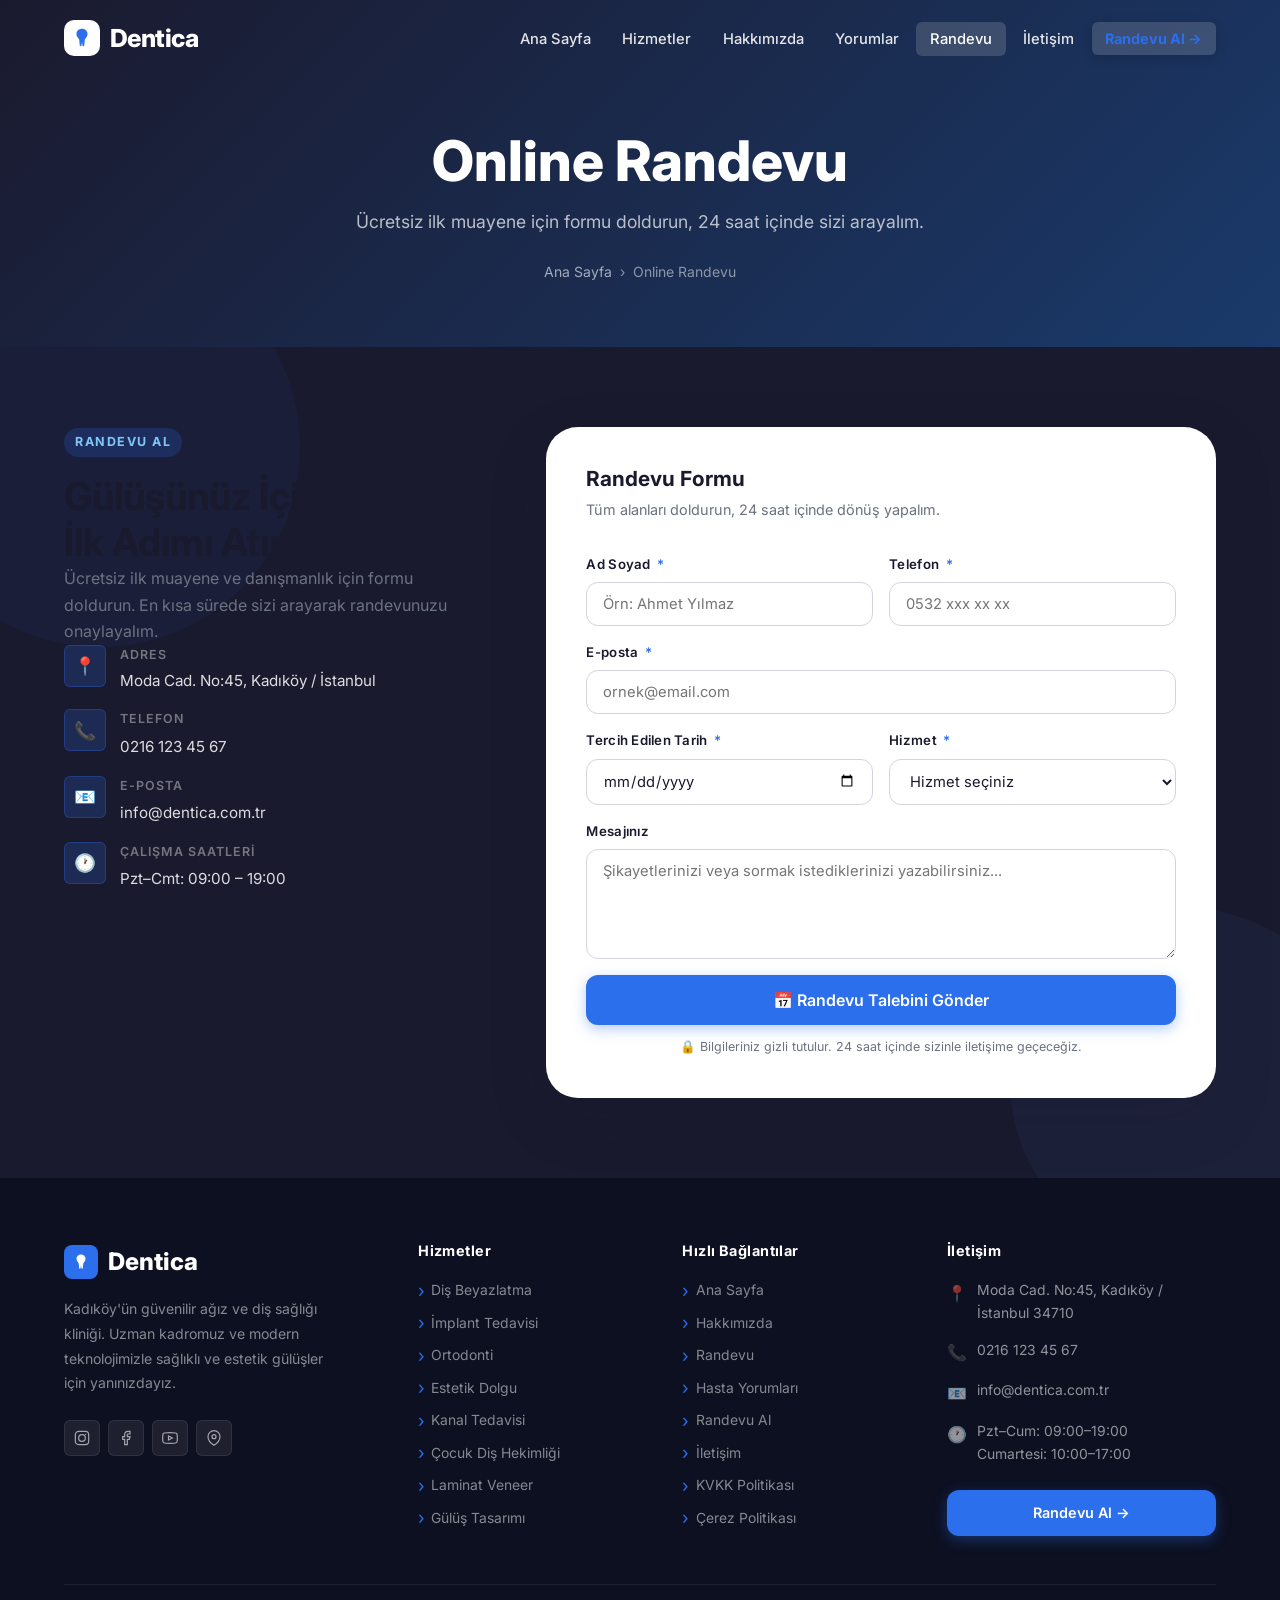
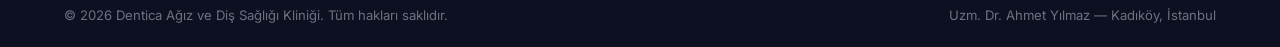
<file: randevu.html>
<!DOCTYPE html>
<html lang="tr">
<head>
  <meta charset="UTF-8" />
  <meta name="viewport" content="width=device-width, initial-scale=1.0" />
  <meta name="description" content="Dentica Ağız ve Diş Sağlığı Kliniği — online randevu alın. Ücretsiz ilk muayene için formu doldurun, 24 saat içinde dönüş yapalım." />
  <meta name="keywords" content="dentica randevu, online randevu, diş hekimi randevu, kadıköy diş kliniği randevu" />
  <meta property="og:title" content="Online Randevu | Dentica Ağız ve Diş Sağlığı" />
  <meta property="og:description" content="Ücretsiz ilk muayene için randevu alın. Formu doldurun, 24 saat içinde sizi arayalım." />
  <meta property="og:type" content="website" />
  <title>Online Randevu | Dentica</title>
  <link rel="preconnect" href="https://fonts.googleapis.com" />
  <link rel="preconnect" href="https://fonts.gstatic.com" crossorigin />
  <link href="https://fonts.googleapis.com/css2?family=Inter:wght@400;500;600;700;800&display=swap" rel="stylesheet" />
  <link rel="stylesheet" href="css/style.css" />
  <style>
    body { font-family: 'Inter', var(--font-sans); }
  </style>
</head>
<body>

<!-- ═══════════════════════════════════════════════════════════
     HEADER / NAVIGATION
═══════════════════════════════════════════════════════════ -->
<header id="header" role="banner">
  <div class="container">
    <nav class="nav-inner" role="navigation" aria-label="Ana navigasyon">

      <a href="index.html" class="nav-logo" aria-label="Dentica Ana Sayfa">
        <div class="logo-icon">
          <svg width="22" height="22" viewBox="0 0 24 24" fill="none">
            <path d="M12 2C8.5 2 6 4.5 6 7.5c0 1.5.5 3 1.5 4L9 14l.5 6c0 .5.5 1 1 1s1-.5 1-1l.5-4 .5 4c0 .5.5 1 1 1s1-.5 1-1L15 14l1.5-2.5c1-1 1.5-2.5 1.5-4C18 4.5 15.5 2 12 2z" fill="#2C6FED"/>
          </svg>
        </div>
        Dentica
      </a>

      <ul class="nav-links" role="list">
        <li><a href="index.html">Ana Sayfa</a></li>
        <li><a href="hizmetler.html">Hizmetler</a></li>
        <li><a href="hakkimizda.html">Hakkımızda</a></li>
        <li><a href="yorumlar.html">Yorumlar</a></li>
        <li><a href="randevu.html">Randevu</a></li>
        <li><a href="iletisim.html">İletişim</a></li>
        <li><a href="randevu.html" class="nav-cta">Randevu Al →</a></li>
      </ul>

      <button class="hamburger" id="hamburger" aria-label="Menüyü aç/kapat" aria-expanded="false">
        <span></span>
        <span></span>
        <span></span>
      </button>

    </nav>
  </div>
</header>

<!-- Mobile Navigation Overlay -->
<nav class="mobile-nav" id="mobileNav" aria-label="Mobil navigasyon">
  <a href="index.html">Ana Sayfa</a>
  <a href="hizmetler.html">Hizmetler</a>
  <a href="hakkimizda.html">Hakkımızda</a>
  <a href="yorumlar.html">Yorumlar</a>
  <a href="randevu.html">Randevu</a>
  <a href="iletisim.html">İletişim</a>
  <a href="randevu.html" class="btn btn-primary btn-lg">Randevu Al →</a>
</nav>


<!-- ═══════════════════════════════════════════════════════════
     PAGE HERO BANNER
═══════════════════════════════════════════════════════════ -->
<section class="page-hero-banner">
  <div class="container">
    <h1 class="page-hero-title">Online Randevu</h1>
    <p class="page-hero-sub">Ücretsiz ilk muayene için formu doldurun, 24 saat içinde sizi arayalım.</p>
    <nav class="breadcrumb" aria-label="Breadcrumb">
      <a href="index.html">Ana Sayfa</a>
      <span aria-hidden="true">›</span>
      <span>Online Randevu</span>
    </nav>
  </div>
</section>


<!-- ═══════════════════════════════════════════════════════════
     APPOINTMENT FORM
═══════════════════════════════════════════════════════════ -->
<section id="appointment" aria-labelledby="appointment-title">
  <div class="container">
    <div class="appointment-grid">

      <!-- Left: Info -->
      <div class="reveal-left">
        <span class="section-label" style="background:rgba(44,111,237,.2);color:#7ec8f7">Randevu Al</span>
        <h2 id="appointment-title">Gülüşünüz İçin<br>İlk Adımı Atın</h2>
        <p>
          Ücretsiz ilk muayene ve danışmanlık için formu doldurun. En kısa sürede sizi arayarak randevunuzu onaylayalım.
        </p>

        <div class="contact-details">

          <div class="contact-item">
            <div class="contact-icon" aria-hidden="true">📍</div>
            <div class="contact-item-text">
              <span>Adres</span>
              <p>Moda Cad. No:45, Kadıköy / İstanbul</p>
            </div>
          </div>

          <div class="contact-item">
            <div class="contact-icon" aria-hidden="true">📞</div>
            <div class="contact-item-text">
              <span>Telefon</span>
              <a href="tel:+902161234567">0216 123 45 67</a>
            </div>
          </div>

          <div class="contact-item">
            <div class="contact-icon" aria-hidden="true">📧</div>
            <div class="contact-item-text">
              <span>E-posta</span>
              <a href="mailto:info@dentica.com.tr">info@dentica.com.tr</a>
            </div>
          </div>

          <div class="contact-item">
            <div class="contact-icon" aria-hidden="true">🕐</div>
            <div class="contact-item-text">
              <span>Çalışma Saatleri</span>
              <p>Pzt–Cmt: 09:00 – 19:00</p>
            </div>
          </div>

        </div>
      </div>

      <!-- Right: Form -->
      <div class="reveal-right">
        <div class="appointment-form-wrap">
          <h3>Randevu Formu</h3>
          <p>Tüm alanları doldurun, 24 saat içinde dönüş yapalım.</p>

          <form id="appointmentForm" novalidate>
            <div class="form-fields">
              <div class="form-grid">

                <div class="form-group">
                  <label for="name">Ad Soyad <span class="req" aria-hidden="true">*</span></label>
                  <input
                    type="text"
                    id="name"
                    name="name"
                    placeholder="Örn: Ahmet Yılmaz"
                    autocomplete="name"
                    required
                  />
                  <span class="field-error" id="name-error" role="alert" aria-live="polite"></span>
                </div>

                <div class="form-group">
                  <label for="phone">Telefon <span class="req" aria-hidden="true">*</span></label>
                  <input
                    type="tel"
                    id="phone"
                    name="phone"
                    placeholder="0532 xxx xx xx"
                    autocomplete="tel"
                    required
                  />
                  <span class="field-error" id="phone-error" role="alert" aria-live="polite"></span>
                </div>

                <div class="form-group full">
                  <label for="email">E-posta <span class="req" aria-hidden="true">*</span></label>
                  <input
                    type="email"
                    id="email"
                    name="email"
                    placeholder="ornek@email.com"
                    autocomplete="email"
                    required
                  />
                  <span class="field-error" id="email-error" role="alert" aria-live="polite"></span>
                </div>

                <div class="form-group">
                  <label for="date">Tercih Edilen Tarih <span class="req" aria-hidden="true">*</span></label>
                  <input
                    type="date"
                    id="date"
                    name="date"
                    required
                  />
                  <span class="field-error" id="date-error" role="alert" aria-live="polite"></span>
                </div>

                <div class="form-group">
                  <label for="service">Hizmet <span class="req" aria-hidden="true">*</span></label>
                  <select id="service" name="service" required>
                    <option value="" disabled selected>Hizmet seçiniz</option>
                    <option value="beyazlatma">Diş Beyazlatma</option>
                    <option value="implant">İmplant Tedavisi</option>
                    <option value="ortodonti">Ortodonti</option>
                    <option value="dolgu">Estetik Dolgu</option>
                    <option value="kanal">Kanal Tedavisi</option>
                    <option value="cocuk">Çocuk Diş Hekimliği</option>
                    <option value="veneer">Laminat Veneer</option>
                    <option value="tasarim">Gülüş Tasarımı (DSD)</option>
                    <option value="diger">Diğer / Genel Muayene</option>
                  </select>
                  <span class="field-error" id="service-error" role="alert" aria-live="polite"></span>
                </div>

                <div class="form-group full">
                  <label for="message">Mesajınız</label>
                  <textarea
                    id="message"
                    name="message"
                    placeholder="Şikayetlerinizi veya sormak istediklerinizi yazabilirsiniz..."
                    rows="4"
                  ></textarea>
                </div>

              </div><!-- /form-grid -->

              <div class="form-submit">
                <button type="submit" class="btn btn-primary">
                  📅 Randevu Talebini Gönder
                </button>
              </div>
              <p class="form-note">
                🔒 Bilgileriniz gizli tutulur. 24 saat içinde sizinle iletişime geçeceğiz.
              </p>
            </div><!-- /form-fields -->

            <!-- Success Message -->
            <div class="form-success" id="formSuccess" aria-live="polite">
              <div class="success-icon" aria-hidden="true">✅</div>
              <h4>Randevu Talebiniz Alındı!</h4>
              <p>
                En kısa sürede <strong>0216 123 45 67</strong> numarasından ya da e-posta adresinizden sizi arayacağız. Dentica ailesine hoş geldiniz!
              </p>
            </div>

          </form>
        </div>
      </div>

    </div>
  </div>
</section>


<!-- ═══════════════════════════════════════════════════════════
     FOOTER
═══════════════════════════════════════════════════════════ -->
<footer id="footer" role="contentinfo">
  <div class="container">
    <div class="footer-grid">

      <!-- Brand -->
      <div class="footer-brand">
        <a href="index.html" class="footer-logo" aria-label="Dentica Ana Sayfa">
          <div class="footer-logo-icon" aria-hidden="true">
            <svg width="18" height="18" viewBox="0 0 24 24" fill="none">
              <path d="M12 2C8.5 2 6 4.5 6 7.5c0 1.5.5 3 1.5 4L9 14l.5 6c0 .5.5 1 1 1s1-.5 1-1l.5-4 .5 4c0 .5.5 1 1 1s1-.5 1-1L15 14l1.5-2.5c1-1 1.5-2.5 1.5-4C18 4.5 15.5 2 12 2z" fill="white"/>
            </svg>
          </div>
          Dentica
        </a>
        <p>
          Kadıköy'ün güvenilir ağız ve diş sağlığı kliniği. Uzman kadromuz ve modern teknolojimizle sağlıklı ve estetik gülüşler için yanınızdayız.
        </p>

        <div class="footer-social" role="list" aria-label="Sosyal medya bağlantıları">
          <a href="#" class="social-link" aria-label="Instagram" role="listitem">
            <svg width="16" height="16" viewBox="0 0 24 24" fill="none" stroke="currentColor" stroke-width="1.8"><rect x="2" y="2" width="20" height="20" rx="5"/><circle cx="12" cy="12" r="5"/><circle cx="17.5" cy="6.5" r="1" fill="currentColor" stroke="none"/></svg>
          </a>
          <a href="#" class="social-link" aria-label="Facebook" role="listitem">
            <svg width="16" height="16" viewBox="0 0 24 24" fill="none" stroke="currentColor" stroke-width="1.8"><path d="M18 2h-3a5 5 0 0 0-5 5v3H7v4h3v8h4v-8h3l1-4h-4V7a1 1 0 0 1 1-1h3z"/></svg>
          </a>
          <a href="#" class="social-link" aria-label="YouTube" role="listitem">
            <svg width="16" height="16" viewBox="0 0 24 24" fill="none" stroke="currentColor" stroke-width="1.8"><path d="M22.54 6.42a2.78 2.78 0 0 0-1.95-1.96C18.88 4 12 4 12 4s-6.88 0-8.59.46A2.78 2.78 0 0 0 1.46 6.42 29 29 0 0 0 1 12a29 29 0 0 0 .46 5.58 2.78 2.78 0 0 0 1.95 1.97C5.12 20 12 20 12 20s6.88 0 8.59-.45a2.78 2.78 0 0 0 1.95-1.97A29 29 0 0 0 23 12a29 29 0 0 0-.46-5.58z"/><polygon points="9.75 15.02 15.5 12 9.75 8.98 9.75 15.02"/></svg>
          </a>
          <a href="#" class="social-link" aria-label="Google Maps" role="listitem">
            <svg width="16" height="16" viewBox="0 0 24 24" fill="none" stroke="currentColor" stroke-width="1.8"><path d="M21 10c0 7-9 13-9 13s-9-6-9-13a9 9 0 0 1 18 0z"/><circle cx="12" cy="10" r="3"/></svg>
          </a>
        </div>
      </div>

      <!-- Hizmetler -->
      <nav class="footer-col" aria-label="Hizmetler">
        <h4>Hizmetler</h4>
        <ul class="footer-links" role="list">
          <li><a href="hizmetler.html">Diş Beyazlatma</a></li>
          <li><a href="hizmetler.html">İmplant Tedavisi</a></li>
          <li><a href="hizmetler.html">Ortodonti</a></li>
          <li><a href="hizmetler.html">Estetik Dolgu</a></li>
          <li><a href="hizmetler.html">Kanal Tedavisi</a></li>
          <li><a href="hizmetler.html">Çocuk Diş Hekimliği</a></li>
          <li><a href="hizmetler.html">Laminat Veneer</a></li>
          <li><a href="hizmetler.html">Gülüş Tasarımı</a></li>
        </ul>
      </nav>

      <!-- Hızlı Bağlantılar -->
      <nav class="footer-col" aria-label="Hızlı bağlantılar">
        <h4>Hızlı Bağlantılar</h4>
        <ul class="footer-links" role="list">
          <li><a href="index.html">Ana Sayfa</a></li>
          <li><a href="hakkimizda.html">Hakkımızda</a></li>
          <li><a href="randevu.html">Randevu</a></li>
          <li><a href="yorumlar.html">Hasta Yorumları</a></li>
          <li><a href="randevu.html">Randevu Al</a></li>
          <li><a href="iletisim.html">İletişim</a></li>
          <li><a href="#">KVKK Politikası</a></li>
          <li><a href="#">Çerez Politikası</a></li>
        </ul>
      </nav>

      <!-- İletişim -->
      <div class="footer-col">
        <h4>İletişim</h4>
        <address style="font-style:normal">
          <ul class="footer-contact-list" role="list">
            <li class="footer-contact-item">
              <span class="fc-icon" aria-hidden="true">📍</span>
              <span>Moda Cad. No:45, Kadıköy / İstanbul 34710</span>
            </li>
            <li class="footer-contact-item">
              <span class="fc-icon" aria-hidden="true">📞</span>
              <a href="tel:+902161234567">0216 123 45 67</a>
            </li>
            <li class="footer-contact-item">
              <span class="fc-icon" aria-hidden="true">📧</span>
              <a href="mailto:info@dentica.com.tr">info@dentica.com.tr</a>
            </li>
            <li class="footer-contact-item">
              <span class="fc-icon" aria-hidden="true">🕐</span>
              <span>Pzt–Cum: 09:00–19:00<br>Cumartesi: 10:00–17:00</span>
            </li>
          </ul>
        </address>

        <div style="margin-top:1.5rem">
          <a href="randevu.html" class="btn btn-primary" style="width:100%;justify-content:center;font-size:.9rem;padding:.7rem 1rem">
            Randevu Al →
          </a>
        </div>
      </div>

    </div><!-- /footer-grid -->

    <div class="footer-bottom">
      <p>© 2026 Dentica Ağız ve Diş Sağlığı Kliniği. Tüm hakları saklıdır.</p>
      <p>Uzm. Dr. Ahmet Yılmaz — Kadıköy, İstanbul</p>
    </div>

  </div>
</footer>


<!-- ── Scroll To Top Button ── -->
<button id="scrollTop" aria-label="Sayfanın başına dön" title="Başa dön">
  <svg width="18" height="18" viewBox="0 0 24 24" fill="none" stroke="currentColor" stroke-width="2.5" aria-hidden="true">
    <polyline points="18 15 12 9 6 15"/>
  </svg>
</button>


<script src="js/main.js"></script>
</body>
</html>
</file>
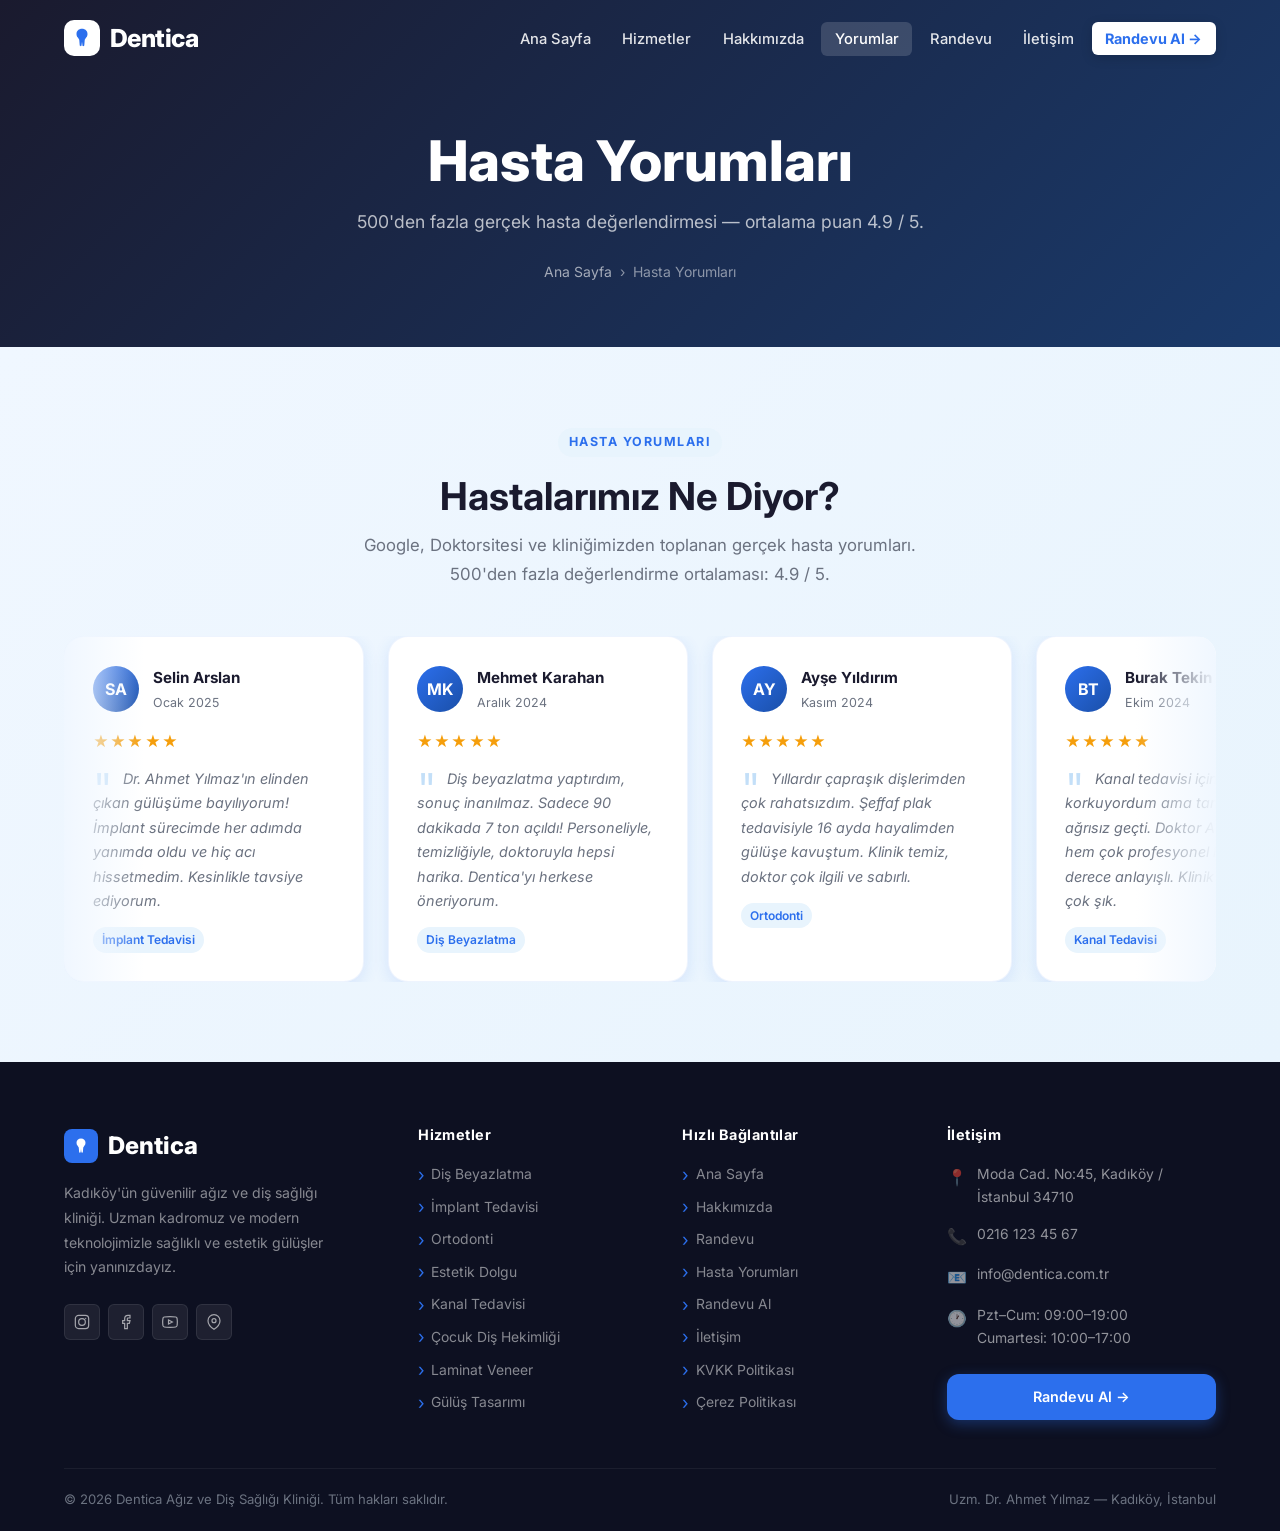
<file: yorumlar.html>
<!DOCTYPE html>
<html lang="tr">
<head>
  <meta charset="UTF-8" />
  <meta name="viewport" content="width=device-width, initial-scale=1.0" />
  <meta name="description" content="Dentica hasta yorumları — Google, Doktorsitesi ve kliniğimizden toplanan gerçek değerlendirmeler. Ortalama puan 4.9/5." />
  <meta name="keywords" content="dentica yorumlar, hasta yorumları, diş kliniği değerlendirme, kadıköy diş hekimi" />
  <meta property="og:title" content="Hasta Yorumları | Dentica Ağız ve Diş Sağlığı" />
  <meta property="og:description" content="500'den fazla gerçek hasta yorumu. Dentica'daki deneyimlerini paylaşan hastalarımızı dinleyin." />
  <meta property="og:type" content="website" />
  <title>Hasta Yorumları | Dentica</title>
  <link rel="preconnect" href="https://fonts.googleapis.com" />
  <link rel="preconnect" href="https://fonts.gstatic.com" crossorigin />
  <link href="https://fonts.googleapis.com/css2?family=Inter:wght@400;500;600;700;800&display=swap" rel="stylesheet" />
  <link rel="stylesheet" href="css/style.css" />
  <style>
    body { font-family: 'Inter', var(--font-sans); }
  </style>
</head>
<body>

<!-- ═══════════════════════════════════════════════════════════
     HEADER / NAVIGATION
═══════════════════════════════════════════════════════════ -->
<header id="header" role="banner">
  <div class="container">
    <nav class="nav-inner" role="navigation" aria-label="Ana navigasyon">

      <a href="index.html" class="nav-logo" aria-label="Dentica Ana Sayfa">
        <div class="logo-icon">
          <svg width="22" height="22" viewBox="0 0 24 24" fill="none">
            <path d="M12 2C8.5 2 6 4.5 6 7.5c0 1.5.5 3 1.5 4L9 14l.5 6c0 .5.5 1 1 1s1-.5 1-1l.5-4 .5 4c0 .5.5 1 1 1s1-.5 1-1L15 14l1.5-2.5c1-1 1.5-2.5 1.5-4C18 4.5 15.5 2 12 2z" fill="#2C6FED"/>
          </svg>
        </div>
        Dentica
      </a>

      <ul class="nav-links" role="list">
        <li><a href="index.html">Ana Sayfa</a></li>
        <li><a href="hizmetler.html">Hizmetler</a></li>
        <li><a href="hakkimizda.html">Hakkımızda</a></li>
        <li><a href="yorumlar.html">Yorumlar</a></li>
        <li><a href="randevu.html">Randevu</a></li>
        <li><a href="iletisim.html">İletişim</a></li>
        <li><a href="randevu.html" class="nav-cta">Randevu Al →</a></li>
      </ul>

      <button class="hamburger" id="hamburger" aria-label="Menüyü aç/kapat" aria-expanded="false">
        <span></span>
        <span></span>
        <span></span>
      </button>

    </nav>
  </div>
</header>

<!-- Mobile Navigation Overlay -->
<nav class="mobile-nav" id="mobileNav" aria-label="Mobil navigasyon">
  <a href="index.html">Ana Sayfa</a>
  <a href="hizmetler.html">Hizmetler</a>
  <a href="hakkimizda.html">Hakkımızda</a>
  <a href="yorumlar.html">Yorumlar</a>
  <a href="randevu.html">Randevu</a>
  <a href="iletisim.html">İletişim</a>
  <a href="randevu.html" class="btn btn-primary btn-lg">Randevu Al →</a>
</nav>


<!-- ═══════════════════════════════════════════════════════════
     PAGE HERO BANNER
═══════════════════════════════════════════════════════════ -->
<section class="page-hero-banner">
  <div class="container">
    <h1 class="page-hero-title">Hasta Yorumları</h1>
    <p class="page-hero-sub">500'den fazla gerçek hasta değerlendirmesi — ortalama puan 4.9 / 5.</p>
    <nav class="breadcrumb" aria-label="Breadcrumb">
      <a href="index.html">Ana Sayfa</a>
      <span aria-hidden="true">›</span>
      <span>Hasta Yorumları</span>
    </nav>
  </div>
</section>


<!-- ═══════════════════════════════════════════════════════════
     TESTIMONIALS
═══════════════════════════════════════════════════════════ -->
<section id="testimonials" aria-labelledby="testimonials-title">
  <div class="container">

    <div class="testimonials-header reveal">
      <span class="section-label">Hasta Yorumları</span>
      <h2 class="section-title" id="testimonials-title">Hastalarımız Ne Diyor?</h2>
      <p class="section-subtitle">
        Google, Doktorsitesi ve kliniğimizden toplanan gerçek hasta yorumları. 500'den fazla değerlendirme ortalaması: 4.9 / 5.
      </p>
    </div>

    <div class="testimonials-track-wrap" aria-label="Hasta yorumları kaydırmalı listesi">
      <div class="testimonials-track" id="testimonialsTrack">

        <!-- Testimonial 1 -->
        <article class="testimonial-card">
          <div class="t-header">
            <div class="t-avatar" aria-hidden="true">SA</div>
            <div>
              <div class="t-name">Selin Arslan</div>
              <div class="t-date">Ocak 2025</div>
            </div>
          </div>
          <div class="t-stars" aria-label="5 yıldız">★★★★★</div>
          <p class="t-quote">
            Dr. Ahmet Yılmaz'ın elinden çıkan gülüşüme bayılıyorum! İmplant sürecimde her adımda yanımda oldu ve hiç acı hissetmedim. Kesinlikle tavsiye ediyorum.
          </p>
          <span class="t-service-tag">İmplant Tedavisi</span>
        </article>

        <!-- Testimonial 2 -->
        <article class="testimonial-card">
          <div class="t-header">
            <div class="t-avatar" aria-hidden="true">MK</div>
            <div>
              <div class="t-name">Mehmet Karahan</div>
              <div class="t-date">Aralık 2024</div>
            </div>
          </div>
          <div class="t-stars" aria-label="5 yıldız">★★★★★</div>
          <p class="t-quote">
            Diş beyazlatma yaptırdım, sonuç inanılmaz. Sadece 90 dakikada 7 ton açıldı! Personeliyle, temizliğiyle, doktoruyla hepsi harika. Dentica'yı herkese öneriyorum.
          </p>
          <span class="t-service-tag">Diş Beyazlatma</span>
        </article>

        <!-- Testimonial 3 -->
        <article class="testimonial-card">
          <div class="t-header">
            <div class="t-avatar" aria-hidden="true">AY</div>
            <div>
              <div class="t-name">Ayşe Yıldırım</div>
              <div class="t-date">Kasım 2024</div>
            </div>
          </div>
          <div class="t-stars" aria-label="5 yıldız">★★★★★</div>
          <p class="t-quote">
            Yıllardır çapraşık dişlerimden çok rahatsızdım. Şeffaf plak tedavisiyle 16 ayda hayalimden gülüşe kavuştum. Klinik temiz, doktor çok ilgili ve sabırlı.
          </p>
          <span class="t-service-tag">Ortodonti</span>
        </article>

        <!-- Testimonial 4 -->
        <article class="testimonial-card">
          <div class="t-header">
            <div class="t-avatar" aria-hidden="true">BT</div>
            <div>
              <div class="t-name">Burak Tekin</div>
              <div class="t-date">Ekim 2024</div>
            </div>
          </div>
          <div class="t-stars" aria-label="5 yıldız">★★★★★</div>
          <p class="t-quote">
            Kanal tedavisi için çok korkuyordum ama tamamen ağrısız geçti. Doktor Ahmet Bey hem çok profesyonel hem de son derece anlayışlı. Klinik tasarımı da çok şık.
          </p>
          <span class="t-service-tag">Kanal Tedavisi</span>
        </article>

        <!-- Testimonial 5 -->
        <article class="testimonial-card">
          <div class="t-header">
            <div class="t-avatar" aria-hidden="true">ÖÇ</div>
            <div>
              <div class="t-name">Özlem Çelik</div>
              <div class="t-date">Eylül 2024</div>
            </div>
          </div>
          <div class="t-stars" aria-label="5 yıldız">★★★★★</div>
          <p class="t-quote">
            Oğlumun ilk diş muayenesinde Dentica'yı seçtik. Çocuklara yaklaşımları gerçekten çok özenli ve sevecen. Oğlum hiç korkmadı, tekrar gelmek istedi bile!
          </p>
          <span class="t-service-tag">Çocuk Diş Hekimliği</span>
        </article>

        <!-- Testimonial 6 -->
        <article class="testimonial-card">
          <div class="t-header">
            <div class="t-avatar" aria-hidden="true">EK</div>
            <div>
              <div class="t-name">Emre Kaya</div>
              <div class="t-date">Ağustos 2024</div>
            </div>
          </div>
          <div class="t-stars" aria-label="5 yıldız">★★★★★</div>
          <p class="t-quote">
            Laminat veneer yaptırdım, dişlerim tam istediğim gibi oldu. Doktor dijital tasarım üzerinden her şeyi önceden gösterdi, sonuç beklediğimden bile güzel çıktı.
          </p>
          <span class="t-service-tag">Estetik Veneer</span>
        </article>

        <!-- Testimonial 7 -->
        <article class="testimonial-card">
          <div class="t-header">
            <div class="t-avatar" aria-hidden="true">NB</div>
            <div>
              <div class="t-name">Neslihan Bayrak</div>
              <div class="t-date">Temmuz 2024</div>
            </div>
          </div>
          <div class="t-stars" aria-label="5 yıldız">★★★★★</div>
          <p class="t-quote">
            Gülüş tasarımı için başka klinikleri de ziyaret ettim ama Dentica'nın dijital yaklaşımı ve Dr. Yılmaz'ın deneyimi beni çok etkiledi. Sonuç mükemmel!
          </p>
          <span class="t-service-tag">Gülüş Tasarımı</span>
        </article>

      </div><!-- /track -->
    </div><!-- /wrap -->

  </div>
</section>


<!-- ═══════════════════════════════════════════════════════════
     FOOTER
═══════════════════════════════════════════════════════════ -->
<footer id="footer" role="contentinfo">
  <div class="container">
    <div class="footer-grid">

      <!-- Brand -->
      <div class="footer-brand">
        <a href="index.html" class="footer-logo" aria-label="Dentica Ana Sayfa">
          <div class="footer-logo-icon" aria-hidden="true">
            <svg width="18" height="18" viewBox="0 0 24 24" fill="none">
              <path d="M12 2C8.5 2 6 4.5 6 7.5c0 1.5.5 3 1.5 4L9 14l.5 6c0 .5.5 1 1 1s1-.5 1-1l.5-4 .5 4c0 .5.5 1 1 1s1-.5 1-1L15 14l1.5-2.5c1-1 1.5-2.5 1.5-4C18 4.5 15.5 2 12 2z" fill="white"/>
            </svg>
          </div>
          Dentica
        </a>
        <p>
          Kadıköy'ün güvenilir ağız ve diş sağlığı kliniği. Uzman kadromuz ve modern teknolojimizle sağlıklı ve estetik gülüşler için yanınızdayız.
        </p>

        <div class="footer-social" role="list" aria-label="Sosyal medya bağlantıları">
          <a href="#" class="social-link" aria-label="Instagram" role="listitem">
            <svg width="16" height="16" viewBox="0 0 24 24" fill="none" stroke="currentColor" stroke-width="1.8"><rect x="2" y="2" width="20" height="20" rx="5"/><circle cx="12" cy="12" r="5"/><circle cx="17.5" cy="6.5" r="1" fill="currentColor" stroke="none"/></svg>
          </a>
          <a href="#" class="social-link" aria-label="Facebook" role="listitem">
            <svg width="16" height="16" viewBox="0 0 24 24" fill="none" stroke="currentColor" stroke-width="1.8"><path d="M18 2h-3a5 5 0 0 0-5 5v3H7v4h3v8h4v-8h3l1-4h-4V7a1 1 0 0 1 1-1h3z"/></svg>
          </a>
          <a href="#" class="social-link" aria-label="YouTube" role="listitem">
            <svg width="16" height="16" viewBox="0 0 24 24" fill="none" stroke="currentColor" stroke-width="1.8"><path d="M22.54 6.42a2.78 2.78 0 0 0-1.95-1.96C18.88 4 12 4 12 4s-6.88 0-8.59.46A2.78 2.78 0 0 0 1.46 6.42 29 29 0 0 0 1 12a29 29 0 0 0 .46 5.58 2.78 2.78 0 0 0 1.95 1.97C5.12 20 12 20 12 20s6.88 0 8.59-.45a2.78 2.78 0 0 0 1.95-1.97A29 29 0 0 0 23 12a29 29 0 0 0-.46-5.58z"/><polygon points="9.75 15.02 15.5 12 9.75 8.98 9.75 15.02"/></svg>
          </a>
          <a href="#" class="social-link" aria-label="Google Maps" role="listitem">
            <svg width="16" height="16" viewBox="0 0 24 24" fill="none" stroke="currentColor" stroke-width="1.8"><path d="M21 10c0 7-9 13-9 13s-9-6-9-13a9 9 0 0 1 18 0z"/><circle cx="12" cy="10" r="3"/></svg>
          </a>
        </div>
      </div>

      <!-- Hizmetler -->
      <nav class="footer-col" aria-label="Hizmetler">
        <h4>Hizmetler</h4>
        <ul class="footer-links" role="list">
          <li><a href="hizmetler.html">Diş Beyazlatma</a></li>
          <li><a href="hizmetler.html">İmplant Tedavisi</a></li>
          <li><a href="hizmetler.html">Ortodonti</a></li>
          <li><a href="hizmetler.html">Estetik Dolgu</a></li>
          <li><a href="hizmetler.html">Kanal Tedavisi</a></li>
          <li><a href="hizmetler.html">Çocuk Diş Hekimliği</a></li>
          <li><a href="hizmetler.html">Laminat Veneer</a></li>
          <li><a href="hizmetler.html">Gülüş Tasarımı</a></li>
        </ul>
      </nav>

      <!-- Hızlı Bağlantılar -->
      <nav class="footer-col" aria-label="Hızlı bağlantılar">
        <h4>Hızlı Bağlantılar</h4>
        <ul class="footer-links" role="list">
          <li><a href="index.html">Ana Sayfa</a></li>
          <li><a href="hakkimizda.html">Hakkımızda</a></li>
          <li><a href="randevu.html">Randevu</a></li>
          <li><a href="yorumlar.html">Hasta Yorumları</a></li>
          <li><a href="randevu.html">Randevu Al</a></li>
          <li><a href="iletisim.html">İletişim</a></li>
          <li><a href="#">KVKK Politikası</a></li>
          <li><a href="#">Çerez Politikası</a></li>
        </ul>
      </nav>

      <!-- İletişim -->
      <div class="footer-col">
        <h4>İletişim</h4>
        <address style="font-style:normal">
          <ul class="footer-contact-list" role="list">
            <li class="footer-contact-item">
              <span class="fc-icon" aria-hidden="true">📍</span>
              <span>Moda Cad. No:45, Kadıköy / İstanbul 34710</span>
            </li>
            <li class="footer-contact-item">
              <span class="fc-icon" aria-hidden="true">📞</span>
              <a href="tel:+902161234567">0216 123 45 67</a>
            </li>
            <li class="footer-contact-item">
              <span class="fc-icon" aria-hidden="true">📧</span>
              <a href="mailto:info@dentica.com.tr">info@dentica.com.tr</a>
            </li>
            <li class="footer-contact-item">
              <span class="fc-icon" aria-hidden="true">🕐</span>
              <span>Pzt–Cum: 09:00–19:00<br>Cumartesi: 10:00–17:00</span>
            </li>
          </ul>
        </address>

        <div style="margin-top:1.5rem">
          <a href="randevu.html" class="btn btn-primary" style="width:100%;justify-content:center;font-size:.9rem;padding:.7rem 1rem">
            Randevu Al →
          </a>
        </div>
      </div>

    </div><!-- /footer-grid -->

    <div class="footer-bottom">
      <p>© 2026 Dentica Ağız ve Diş Sağlığı Kliniği. Tüm hakları saklıdır.</p>
      <p>Uzm. Dr. Ahmet Yılmaz — Kadıköy, İstanbul</p>
    </div>

  </div>
</footer>


<!-- ── Scroll To Top Button ── -->
<button id="scrollTop" aria-label="Sayfanın başına dön" title="Başa dön">
  <svg width="18" height="18" viewBox="0 0 24 24" fill="none" stroke="currentColor" stroke-width="2.5" aria-hidden="true">
    <polyline points="18 15 12 9 6 15"/>
  </svg>
</button>


<script src="js/main.js"></script>
</body>
</html>
</file>
<file: css/style.css>
/* ============================================================
   Dentica - Ağız ve Diş Sağlığı Kliniği
   CSS Stylesheet — Premium Dental Clinic Theme
   ============================================================ */

/* ── CSS Custom Properties ─────────────────────────────────── */
:root {
  --primary:       #2C6FED;
  --primary-dark:  #1A4FA8;
  --primary-light: #5B91F4;
  --accent:        #E8F4FD;
  --accent-dark:   #C3DFF8;
  --white:         #FFFFFF;
  --dark:          #1A1A2E;
  --dark-mid:      #2E2E48;
  --gray:          #6B7280;
  --gray-light:    #F3F4F6;
  --gray-mid:      #D1D5DB;
  --success:       #10B981;
  --warning:       #F59E0B;
  --shadow-sm:     0 1px 3px rgba(0,0,0,.08);
  --shadow-md:     0 4px 16px rgba(44,111,237,.12);
  --shadow-lg:     0 10px 40px rgba(44,111,237,.18);
  --shadow-xl:     0 20px 60px rgba(26,26,46,.15);
  --radius-sm:     6px;
  --radius-md:     12px;
  --radius-lg:     20px;
  --radius-xl:     32px;
  --transition:    .3s cubic-bezier(.4,0,.2,1);
  --font-sans:     'Segoe UI', system-ui, -apple-system, sans-serif;
  --max-w:         1200px;
}

/* ── Reset & Base ───────────────────────────────────────────── */
*, *::before, *::after { box-sizing: border-box; margin: 0; padding: 0; }

html {
  scroll-behavior: smooth;
  font-size: 16px;
  -webkit-text-size-adjust: 100%;
}

body {
  font-family: var(--font-sans);
  color: var(--dark);
  background: var(--white);
  line-height: 1.65;
  overflow-x: hidden;
}

img { max-width: 100%; display: block; }

a {
  color: inherit;
  text-decoration: none;
  transition: color var(--transition);
}

ul { list-style: none; }

button {
  cursor: pointer;
  border: none;
  background: none;
  font-family: inherit;
}

input, textarea, select {
  font-family: inherit;
  font-size: 1rem;
}

/* ── Typography ─────────────────────────────────────────────── */
h1, h2, h3, h4, h5 {
  font-weight: 700;
  line-height: 1.2;
  color: var(--dark);
}

h1 { font-size: clamp(2rem, 5vw, 3.25rem); }
h2 { font-size: clamp(1.6rem, 3.5vw, 2.4rem); }
h3 { font-size: clamp(1.1rem, 2vw, 1.4rem); }
h4 { font-size: 1.1rem; }

p { color: var(--gray); }

.section-label {
  display: inline-block;
  font-size: .78rem;
  font-weight: 700;
  letter-spacing: .12em;
  text-transform: uppercase;
  color: var(--primary);
  background: var(--accent);
  padding: .35em .9em;
  border-radius: 50px;
  margin-bottom: 1rem;
}

.section-title {
  color: var(--dark);
  margin-bottom: .75rem;
}

.section-subtitle {
  color: var(--gray);
  font-size: 1.05rem;
  max-width: 580px;
  line-height: 1.7;
  margin-inline: auto;
}

.text-center { text-align: center; }
.text-center .section-subtitle { margin-inline: auto; }

/* ── Layout Helpers ─────────────────────────────────────────── */
.container {
  width: 100%;
  max-width: var(--max-w);
  margin-inline: auto;
  padding-inline: 1.5rem;
}

section { padding: 5rem 0; }

.grid-2 { display: grid; grid-template-columns: 1fr 1fr; gap: 3rem; align-items: center; }
.grid-3 { display: grid; grid-template-columns: repeat(3,1fr); gap: 1.75rem; }
.grid-6 { display: grid; grid-template-columns: repeat(6,1fr); gap: 1.25rem; }

/* ── Buttons ────────────────────────────────────────────────── */
.btn {
  display: inline-flex;
  align-items: center;
  gap: .5rem;
  padding: .75rem 1.75rem;
  border-radius: var(--radius-md);
  font-size: .95rem;
  font-weight: 600;
  transition: all var(--transition);
  white-space: nowrap;
}

.btn-primary {
  background: var(--primary);
  color: var(--white);
  box-shadow: 0 4px 14px rgba(44,111,237,.35);
}

.btn-primary:hover {
  background: var(--primary-dark);
  box-shadow: 0 6px 20px rgba(44,111,237,.45);
  transform: translateY(-2px);
  color: var(--white);
}

.btn-outline {
  background: transparent;
  color: var(--white);
  border: 2px solid rgba(255,255,255,.6);
}

.btn-outline:hover {
  background: rgba(255,255,255,.12);
  border-color: var(--white);
  color: var(--white);
  transform: translateY(-2px);
}

.btn-outline-primary {
  background: transparent;
  color: var(--primary);
  border: 2px solid var(--primary);
}

.btn-outline-primary:hover {
  background: var(--primary);
  color: var(--white);
  transform: translateY(-2px);
}

.btn-lg { padding: .9rem 2.2rem; font-size: 1.05rem; }

/* ── Scroll Animations ──────────────────────────────────────── */
.reveal {
  opacity: 0;
  transform: translateY(30px);
  transition: opacity .65s ease, transform .65s ease;
}

.reveal.visible {
  opacity: 1;
  transform: none;
}

.reveal-left {
  opacity: 0;
  transform: translateX(-40px);
  transition: opacity .7s ease, transform .7s ease;
}

.reveal-left.visible {
  opacity: 1;
  transform: none;
}

.reveal-right {
  opacity: 0;
  transform: translateX(40px);
  transition: opacity .7s ease, transform .7s ease;
}

.reveal-right.visible {
  opacity: 1;
  transform: none;
}

/* stagger children */
.stagger > *:nth-child(1) { transition-delay: .05s; }
.stagger > *:nth-child(2) { transition-delay: .15s; }
.stagger > *:nth-child(3) { transition-delay: .25s; }
.stagger > *:nth-child(4) { transition-delay: .35s; }
.stagger > *:nth-child(5) { transition-delay: .45s; }
.stagger > *:nth-child(6) { transition-delay: .55s; }

/* ── Header / Navigation ────────────────────────────────────── */
#header {
  position: fixed;
  top: 0; left: 0; right: 0;
  z-index: 1000;
  transition: background var(--transition), box-shadow var(--transition), padding var(--transition);
  padding: 1.1rem 0;
}


/* ── Page Hero Banner ────────────────────────────── */
.page-hero-banner {
  background: linear-gradient(135deg, var(--dark) 0%, #1a3a6b 100%);
  padding: 8rem 0 4rem;
  text-align: center;
}
.page-hero-title {
  color: var(--white);
  font-size: clamp(2rem, 5vw, 3.5rem);
  font-weight: 800;
  margin-bottom: 0.75rem;
}
.page-hero-sub {
  color: rgba(255,255,255,0.7);
  font-size: 1.1rem;
  margin-bottom: 1.5rem;
}
.breadcrumb {
  display: flex;
  align-items: center;
  justify-content: center;
  gap: 0.5rem;
  color: rgba(255,255,255,0.5);
  font-size: 0.875rem;
}
.breadcrumb a {
  color: rgba(255,255,255,0.6);
  text-decoration: none;
}
.breadcrumb a:hover { color: var(--white); }

#header.scrolled {
  background: rgba(255,255,255,.97);
  backdrop-filter: blur(12px);
  -webkit-backdrop-filter: blur(12px);
  box-shadow: 0 2px 20px rgba(0,0,0,.08);
  padding: .65rem 0;
}

.nav-inner {
  display: flex;
  align-items: center;
  justify-content: space-between;
  gap: 2rem;
}

.nav-logo {
  display: flex;
  align-items: center;
  gap: .6rem;
  font-size: 1.55rem;
  font-weight: 800;
  color: var(--white);
  letter-spacing: -.02em;
  transition: color var(--transition);
  flex-shrink: 0;
}

.nav-logo .logo-icon {
  width: 36px; height: 36px;
  background: var(--white);
  border-radius: 10px;
  display: flex; align-items: center; justify-content: center;
  font-size: 1.1rem;
  flex-shrink: 0;
  transition: background var(--transition);
}

#header.scrolled .nav-logo { color: var(--dark); }
#header.scrolled .nav-logo .logo-icon { background: var(--primary); }
#header.scrolled .nav-logo .logo-icon svg path { fill: var(--white); }

.nav-links {
  display: flex;
  align-items: center;
  gap: .25rem;
}

.nav-links a {
  padding: .5rem .85rem;
  border-radius: var(--radius-sm);
  font-size: .92rem;
  font-weight: 500;
  color: rgba(255,255,255,.88);
  transition: all var(--transition);
}

.nav-links a:hover,
.nav-links a.active {
  color: var(--white);
  background: rgba(255,255,255,.15);
}

#header.scrolled .nav-links a { color: var(--gray); }
#header.scrolled .nav-links a:hover,
#header.scrolled .nav-links a.active {
  color: var(--primary);
  background: var(--accent);
}

.nav-cta {
  padding: .55rem 1.4rem;
  background: var(--white);
  color: var(--primary) !important;
  border-radius: var(--radius-md);
  font-weight: 700 !important;
  font-size: .9rem !important;
  box-shadow: 0 3px 12px rgba(0,0,0,.15);
  transition: all var(--transition) !important;
}

.nav-cta:hover {
  background: var(--primary) !important;
  color: var(--white) !important;
  box-shadow: 0 6px 18px rgba(44,111,237,.4) !important;
  transform: translateY(-1px);
}

#header.scrolled .nav-cta {
  background: var(--primary);
  color: var(--white) !important;
}

#header.scrolled .nav-cta:hover {
  background: var(--primary-dark) !important;
}

/* Hamburger */
.hamburger {
  display: none;
  flex-direction: column;
  gap: 5px;
  padding: .4rem;
  border-radius: var(--radius-sm);
  transition: background var(--transition);
}

.hamburger span {
  display: block;
  width: 24px; height: 2px;
  background: var(--white);
  border-radius: 2px;
  transition: all var(--transition);
}

#header.scrolled .hamburger span { background: var(--dark); }

.hamburger.open span:nth-child(1) { transform: translateY(7px) rotate(45deg); }
.hamburger.open span:nth-child(2) { opacity: 0; transform: scaleX(0); }
.hamburger.open span:nth-child(3) { transform: translateY(-7px) rotate(-45deg); }

/* Mobile nav */
.mobile-nav {
  display: none;
  position: fixed;
  top: 0; left: 0; right: 0; bottom: 0;
  background: rgba(26,26,46,.97);
  backdrop-filter: blur(16px);
  z-index: 999;
  flex-direction: column;
  align-items: center;
  justify-content: center;
  gap: 1.5rem;
  opacity: 0;
  pointer-events: none;
  transition: opacity var(--transition);
}

.mobile-nav.open {
  display: flex;
  opacity: 1;
  pointer-events: all;
}

.mobile-nav a {
  color: var(--white);
  font-size: 1.5rem;
  font-weight: 600;
  padding: .5rem 1.5rem;
  border-radius: var(--radius-md);
  transition: all var(--transition);
}

.mobile-nav a:hover {
  background: rgba(44,111,237,.3);
  color: var(--primary-light);
}

.mobile-nav .btn-primary { margin-top: 1rem; font-size: 1.1rem; }

/* ── Hero ───────────────────────────────────────────────────── */
#hero {
  min-height: 100vh;
  display: flex;
  align-items: center;
  position: relative;
  overflow: hidden;
  background: linear-gradient(135deg, #0f1e47 0%, #1a3a7a 40%, #2c6fed 100%);
  padding-top: 80px;
}

.hero-bg-shapes {
  position: absolute;
  inset: 0;
  overflow: hidden;
  pointer-events: none;
}

.hero-shape {
  position: absolute;
  border-radius: 50%;
  opacity: .08;
  background: var(--white);
  animation: float 8s ease-in-out infinite;
}

.hero-shape-1 { width: 500px; height: 500px; top: -100px; right: -100px; animation-delay: 0s; }
.hero-shape-2 { width: 300px; height: 300px; bottom: -50px; left: 10%; animation-delay: -3s; }
.hero-shape-3 { width: 150px; height: 150px; top: 30%; right: 25%; animation-delay: -5s; opacity: .05; }

@keyframes float {
  0%, 100% { transform: translateY(0) rotate(0deg); }
  50% { transform: translateY(-25px) rotate(5deg); }
}

.hero-grid-lines {
  position: absolute;
  inset: 0;
  background-image:
    linear-gradient(rgba(255,255,255,.03) 1px, transparent 1px),
    linear-gradient(90deg, rgba(255,255,255,.03) 1px, transparent 1px);
  background-size: 60px 60px;
}

.hero-content {
  position: relative;
  z-index: 2;
  display: grid;
  grid-template-columns: 1fr 1fr;
  gap: 4rem;
  align-items: center;
  width: 100%;
  max-width: var(--max-w);
  margin-inline: auto;
  padding-inline: 1.5rem;
  padding-block: 4rem;
}

.hero-badge {
  display: inline-flex;
  align-items: center;
  gap: .5rem;
  background: rgba(255,255,255,.12);
  border: 1px solid rgba(255,255,255,.2);
  border-radius: 50px;
  padding: .45rem 1rem;
  font-size: .82rem;
  font-weight: 600;
  color: rgba(255,255,255,.9);
  letter-spacing: .05em;
  margin-bottom: 1.5rem;
  backdrop-filter: blur(8px);
}

.hero-badge .dot {
  width: 8px; height: 8px;
  background: #4ade80;
  border-radius: 50%;
  animation: pulse-dot 2s infinite;
}

@keyframes pulse-dot {
  0%, 100% { opacity: 1; transform: scale(1); }
  50% { opacity: .7; transform: scale(1.3); }
}

.hero-title {
  color: var(--white);
  font-size: clamp(2.2rem, 4.5vw, 3.6rem);
  line-height: 1.1;
  margin-bottom: 1.25rem;
}

.hero-title .highlight {
  color: #7ec8f7;
  position: relative;
  display: inline-block;
}

.hero-title .highlight::after {
  content: '';
  position: absolute;
  bottom: 2px; left: 0; right: 0;
  height: 3px;
  background: linear-gradient(90deg, #7ec8f7, transparent);
  border-radius: 2px;
}

/* ── Yeniden Typewriter ────────────────────────── */
.yeniden-cursor {
  display: inline-block;
  color: #7ec8f7;
  font-weight: 300;
  animation: cur-blink 0.7s linear infinite;
  margin-left: 2px;
}
@keyframes cur-blink {
  0%, 48%  { opacity: 1; }
  50%, 98% { opacity: 0; }
  100%     { opacity: 1; }
}
/* ── Before/After Diş İkonları ─────────────────── */
.tooth-icon {
  width: 46px;
  height: 60px;
  display: block;
  filter: drop-shadow(0 2px 4px rgba(0,0,0,.12));
}
.ba-after .tooth-icon {
  filter: drop-shadow(0 2px 8px rgba(44,111,237,.25));
}

.hero-subtitle {
  color: rgba(255,255,255,.75);
  font-size: 1.1rem;
  line-height: 1.75;
  margin-bottom: 2rem;
  max-width: 480px;
}

.hero-actions {
  display: flex;
  gap: 1rem;
  flex-wrap: wrap;
}

.hero-stats {
  display: flex;
  gap: 1.5rem;
  margin-top: 2.5rem;
  flex-wrap: wrap;
}

.hero-stat {
  text-align: center;
}

.hero-stat .value {
  display: block;
  font-size: 1.6rem;
  font-weight: 800;
  color: var(--white);
  line-height: 1.1;
}

.hero-stat .label {
  font-size: .78rem;
  color: rgba(255,255,255,.6);
  font-weight: 500;
  letter-spacing: .04em;
}

.hero-stat + .hero-stat {
  border-left: 1px solid rgba(255,255,255,.15);
  padding-left: 1.5rem;
}

/* Hero visual */
.hero-visual {
  display: flex;
  justify-content: center;
  align-items: center;
  position: relative;
}

.hero-card-main {
  background: rgba(255,255,255,.1);
  border: 1px solid rgba(255,255,255,.2);
  backdrop-filter: blur(20px);
  border-radius: var(--radius-xl);
  padding: 2.5rem;
  text-align: center;
  max-width: 360px;
  width: 100%;
  position: relative;
  animation: card-float 6s ease-in-out infinite;
}

@keyframes card-float {
  0%, 100% { transform: translateY(0); }
  50% { transform: translateY(-12px); }
}

.hero-card-icon {
  width: 90px; height: 90px;
  background: linear-gradient(135deg, var(--primary-light), var(--primary));
  border-radius: var(--radius-lg);
  display: flex; align-items: center; justify-content: center;
  font-size: 2.5rem;
  margin: 0 auto 1.25rem;
  box-shadow: 0 8px 24px rgba(44,111,237,.4);
}

.hero-card-main h3 { color: var(--white); font-size: 1.25rem; margin-bottom: .5rem; }
.hero-card-main p { color: rgba(255,255,255,.7); font-size: .9rem; margin-bottom: 1.5rem; }

.hero-card-stars { color: #fbbf24; font-size: 1.1rem; margin-bottom: .35rem; letter-spacing: .1em; }
.hero-card-rating { color: rgba(255,255,255,.8); font-size: .82rem; }

.hero-badge-float {
  position: absolute;
  background: var(--white);
  border-radius: var(--radius-md);
  padding: .75rem 1rem;
  box-shadow: var(--shadow-lg);
  display: flex;
  align-items: center;
  gap: .6rem;
  font-size: .82rem;
  font-weight: 600;
  color: var(--dark);
  animation: badge-float 5s ease-in-out infinite;
}

@keyframes badge-float {
  0%, 100% { transform: translateY(0) rotate(-2deg); }
  50% { transform: translateY(-8px) rotate(2deg); }
}

.hero-badge-float.top { top: -20px; left: -30px; animation-delay: -2s; }
.hero-badge-float.bottom { bottom: -15px; right: -20px; animation-delay: -1s; }
.hero-badge-float .badge-icon { font-size: 1.4rem; }

/* ── Stats Bar ──────────────────────────────────────────────── */
#stats {
  background: var(--dark);
  padding: 2.75rem 0;
}

.stats-grid {
  display: grid;
  grid-template-columns: repeat(4, 1fr);
  gap: 1rem;
}

.stat-item {
  display: flex;
  align-items: center;
  gap: 1rem;
  padding: 1.25rem 1.5rem;
  border-radius: var(--radius-md);
  background: rgba(255,255,255,.04);
  border: 1px solid rgba(255,255,255,.07);
  transition: all var(--transition);
}

.stat-item:hover {
  background: rgba(44,111,237,.15);
  border-color: rgba(44,111,237,.3);
  transform: translateY(-3px);
}

.stat-icon {
  width: 48px; height: 48px;
  background: linear-gradient(135deg, var(--primary), var(--primary-dark));
  border-radius: var(--radius-sm);
  display: flex; align-items: center; justify-content: center;
  font-size: 1.4rem;
  flex-shrink: 0;
}

.stat-number {
  font-size: 1.85rem;
  font-weight: 800;
  color: var(--white);
  line-height: 1;
}

.stat-label {
  font-size: .8rem;
  color: rgba(255,255,255,.5);
  margin-top: .2rem;
  font-weight: 500;
  letter-spacing: .03em;
}

/* ── Services ───────────────────────────────────────────────── */
#services {
  background: var(--gray-light);
}

.services-header {
  text-align: center;
  margin-bottom: 3.5rem;
}

.services-grid {
  display: grid;
  grid-template-columns: repeat(3, 1fr);
  gap: 1.5rem;
}

.service-card {
  background: var(--white);
  border-radius: var(--radius-lg);
  padding: 2rem 1.75rem;
  box-shadow: var(--shadow-sm);
  transition: all var(--transition);
  border: 1px solid transparent;
  cursor: default;
  position: relative;
  overflow: hidden;
}

.service-card::before {
  content: '';
  position: absolute;
  top: 0; left: 0; right: 0;
  height: 3px;
  background: linear-gradient(90deg, var(--primary), var(--primary-light));
  transform: scaleX(0);
  transition: transform var(--transition);
  transform-origin: left;
}

.service-card:hover {
  box-shadow: var(--shadow-lg);
  border-color: var(--accent-dark);
  transform: translateY(-6px);
}

.service-card:hover::before { transform: scaleX(1); }

.service-icon {
  width: 60px; height: 60px;
  background: var(--accent);
  border-radius: var(--radius-md);
  display: flex; align-items: center; justify-content: center;
  font-size: 1.6rem;
  margin-bottom: 1.25rem;
  transition: all var(--transition);
}

.service-card:hover .service-icon {
  background: var(--primary);
  transform: scale(1.08);
}

.service-card h3 {
  font-size: 1.1rem;
  margin-bottom: .5rem;
  color: var(--dark);
}

.service-card p {
  font-size: .9rem;
  line-height: 1.65;
  color: var(--gray);
}

.service-link {
  display: inline-flex;
  align-items: center;
  gap: .4rem;
  margin-top: 1rem;
  font-size: .85rem;
  font-weight: 600;
  color: var(--primary);
  transition: gap var(--transition);
}

.service-link:hover { gap: .7rem; color: var(--primary-dark); }

/* ── About ──────────────────────────────────────────────────── */
#about {
  background: var(--white);
}

.about-text .section-label { margin-bottom: 1rem; }
.about-text h2 { margin-bottom: 1rem; }

.about-text p {
  font-size: .98rem;
  line-height: 1.8;
  margin-bottom: 1rem;
}

.about-features {
  display: flex;
  flex-direction: column;
  gap: .75rem;
  margin: 1.75rem 0;
}

.about-feature {
  display: flex;
  align-items: flex-start;
  gap: .75rem;
}

.about-feature-icon {
  width: 28px; height: 28px;
  background: var(--success);
  border-radius: 50%;
  display: flex; align-items: center; justify-content: center;
  color: var(--white);
  font-size: .8rem;
  font-weight: 700;
  flex-shrink: 0;
  margin-top: .1rem;
}

.about-feature-text h4 { font-size: .95rem; margin-bottom: .15rem; color: var(--dark); }
.about-feature-text p { font-size: .87rem; margin: 0; }

/* Credentials box */
.credentials-box {
  background: linear-gradient(135deg, var(--dark) 0%, var(--dark-mid) 100%);
  border-radius: var(--radius-xl);
  padding: 2.5rem;
  color: var(--white);
  position: relative;
  overflow: hidden;
}

.credentials-box::before {
  content: '';
  position: absolute;
  top: -60px; right: -60px;
  width: 200px; height: 200px;
  background: var(--primary);
  border-radius: 50%;
  opacity: .12;
}

.credentials-box::after {
  content: '';
  position: absolute;
  bottom: -40px; left: -40px;
  width: 150px; height: 150px;
  background: var(--primary-light);
  border-radius: 50%;
  opacity: .08;
}

.doctor-info {
  display: flex;
  align-items: center;
  gap: 1.25rem;
  margin-bottom: 1.75rem;
  position: relative; z-index: 1;
}

.doctor-avatar {
  width: 72px; height: 72px;
  background: linear-gradient(135deg, var(--primary-light), var(--primary));
  border-radius: 50%;
  display: flex; align-items: center; justify-content: center;
  font-size: 1.8rem;
  font-weight: 800;
  color: var(--white);
  flex-shrink: 0;
  border: 3px solid rgba(255,255,255,.2);
}

.doctor-meta h3 { color: var(--white); font-size: 1.15rem; margin-bottom: .2rem; }
.doctor-meta p { color: rgba(255,255,255,.6); font-size: .85rem; margin: 0; }

.credentials-list {
  display: flex;
  flex-direction: column;
  gap: .85rem;
  position: relative; z-index: 1;
}

.credential-item {
  display: flex;
  align-items: center;
  gap: .75rem;
  padding: .75rem 1rem;
  background: rgba(255,255,255,.06);
  border-radius: var(--radius-md);
  border: 1px solid rgba(255,255,255,.08);
}

.credential-item .cred-icon {
  font-size: 1.2rem;
  width: 36px; height: 36px;
  background: rgba(44,111,237,.3);
  border-radius: var(--radius-sm);
  display: flex; align-items: center; justify-content: center;
  flex-shrink: 0;
}

.credential-item .cred-text {
  font-size: .88rem;
  color: rgba(255,255,255,.85);
  line-height: 1.4;
}

.credential-item .cred-text strong { color: var(--white); font-weight: 600; }

/* ── Treatments ─────────────────────────────────────────────── */
#treatments {
  background: var(--accent);
}

.treatments-tabs {
  display: flex;
  gap: .5rem;
  margin-bottom: 2.5rem;
  background: var(--white);
  border-radius: var(--radius-lg);
  padding: .4rem;
  box-shadow: var(--shadow-sm);
  flex-wrap: wrap;
}

.tab-btn {
  flex: 1;
  padding: .75rem 1.5rem;
  border-radius: var(--radius-md);
  font-size: .92rem;
  font-weight: 600;
  color: var(--gray);
  transition: all var(--transition);
  text-align: center;
  min-width: 120px;
}

.tab-btn.active,
.tab-btn:hover {
  background: var(--primary);
  color: var(--white);
  box-shadow: 0 4px 12px rgba(44,111,237,.3);
}

.tab-panel {
  display: none;
}

.tab-panel.active {
  display: grid;
  grid-template-columns: 1fr 1fr;
  gap: 3rem;
  align-items: start;
}

.treatment-info h3 {
  font-size: 1.5rem;
  margin-bottom: .75rem;
  color: var(--dark);
}

.treatment-info p {
  font-size: .97rem;
  line-height: 1.8;
  margin-bottom: 1.5rem;
}

.treatment-advantages h4 {
  font-size: 1rem;
  color: var(--dark);
  margin-bottom: .85rem;
  display: flex;
  align-items: center;
  gap: .5rem;
}

.treatment-advantages ul {
  display: flex;
  flex-direction: column;
  gap: .6rem;
}

.treatment-advantages li {
  display: flex;
  align-items: flex-start;
  gap: .6rem;
  font-size: .9rem;
  color: var(--gray);
}

.treatment-advantages li::before {
  content: '✓';
  color: var(--success);
  font-weight: 700;
  flex-shrink: 0;
  margin-top: .05rem;
}

.treatment-faq h4 {
  font-size: 1rem;
  color: var(--dark);
  margin-bottom: 1rem;
  margin-top: 1.75rem;
}

.faq-item {
  border: 1px solid var(--accent-dark);
  border-radius: var(--radius-md);
  margin-bottom: .5rem;
  overflow: hidden;
  background: var(--white);
}

.faq-q {
  width: 100%;
  display: flex;
  align-items: center;
  justify-content: space-between;
  padding: 1rem 1.25rem;
  font-size: .9rem;
  font-weight: 600;
  color: var(--dark);
  text-align: left;
  transition: background var(--transition);
}

.faq-q:hover { background: var(--accent); }

.faq-q .faq-icon {
  font-size: .8rem;
  transition: transform var(--transition);
  color: var(--primary);
  flex-shrink: 0;
}

.faq-q.open .faq-icon { transform: rotate(180deg); }

.faq-a {
  display: none;
  padding: 0 1.25rem 1rem;
  font-size: .875rem;
  color: var(--gray);
  line-height: 1.7;
}

.faq-a.open { display: block; }

.treatment-visual {
  position: relative;
}

.treatment-card-visual {
  background: var(--white);
  border-radius: var(--radius-xl);
  padding: 2.25rem;
  box-shadow: var(--shadow-md);
  text-align: center;
}

.treatment-big-icon {
  font-size: 5rem;
  margin-bottom: 1.25rem;
  display: block;
}

.treatment-card-visual h4 {
  font-size: 1.2rem;
  color: var(--dark);
  margin-bottom: .5rem;
}

.treatment-card-visual p { font-size: .9rem; margin-bottom: 1.5rem; }

.treatment-meta-grid {
  display: grid;
  grid-template-columns: 1fr 1fr;
  gap: .75rem;
  margin-top: 1rem;
}

.treatment-meta-item {
  background: var(--accent);
  border-radius: var(--radius-md);
  padding: .85rem;
  text-align: center;
}

.treatment-meta-item .meta-val {
  font-size: 1.1rem;
  font-weight: 700;
  color: var(--primary);
  display: block;
}

.treatment-meta-item .meta-key {
  font-size: .75rem;
  color: var(--gray);
  font-weight: 500;
}

/* ── Before/After ───────────────────────────────────────────── */
#beforeafter {
  background: var(--white);
}

.ba-header { text-align: center; margin-bottom: 3rem; }

.ba-grid {
  display: grid;
  grid-template-columns: repeat(3, 1fr);
  gap: 1.75rem;
}

.ba-card {
  border-radius: var(--radius-lg);
  overflow: hidden;
  box-shadow: var(--shadow-md);
  transition: all var(--transition);
  border: 1px solid var(--gray-mid);
}

.ba-card:hover {
  transform: translateY(-6px);
  box-shadow: var(--shadow-xl);
}

.ba-visual {
  display: grid;
  grid-template-columns: 1fr 1fr;
  height: 180px;
  position: relative;
}

.ba-before, .ba-after {
  display: flex;
  align-items: center;
  justify-content: center;
  flex-direction: column;
  gap: .4rem;
  padding: 1.25rem;
  position: relative;
}

.ba-before {
  background: linear-gradient(135deg, #f1f5f9, #e2e8f0);
}

.ba-after {
  background: linear-gradient(135deg, #eff6ff, #dbeafe);
}

.ba-before span, .ba-after span { font-size: 2.2rem; }
.ba-before p, .ba-after p {
  font-size: .72rem;
  font-weight: 600;
  text-transform: uppercase;
  letter-spacing: .08em;
  margin: 0;
  color: var(--gray);
}

.ba-divider {
  position: absolute;
  left: 50%; top: 50%;
  transform: translate(-50%,-50%);
  width: 36px; height: 36px;
  background: var(--primary);
  border-radius: 50%;
  display: flex; align-items: center; justify-content: center;
  color: var(--white);
  font-size: .8rem;
  font-weight: 700;
  box-shadow: 0 2px 10px rgba(44,111,237,.4);
  z-index: 2;
}

.ba-content {
  padding: 1.5rem;
  background: var(--white);
}

.ba-content h4 {
  font-size: 1rem;
  margin-bottom: .4rem;
  color: var(--dark);
}

.ba-content p {
  font-size: .87rem;
  color: var(--gray);
  margin-bottom: 1rem;
}

.ba-badge {
  display: inline-flex;
  align-items: center;
  gap: .35rem;
  background: #d1fae5;
  color: #065f46;
  border-radius: 50px;
  padding: .3em .8em;
  font-size: .78rem;
  font-weight: 600;
}

/* ── Testimonials ───────────────────────────────────────────── */
#testimonials {
  background: linear-gradient(135deg, #f0f7ff 0%, var(--accent) 100%);
}

.testimonials-header { text-align: center; margin-bottom: 3rem; }

.testimonials-track-wrap {
  overflow: hidden;
  position: relative;
  border-radius: var(--radius-lg);
}

.testimonials-track-wrap::before,
.testimonials-track-wrap::after {
  content: '';
  position: absolute;
  top: 0; bottom: 0;
  width: 80px;
  z-index: 2;
  pointer-events: none;
}

.testimonials-track-wrap::before {
  left: 0;
  background: linear-gradient(90deg, #f0f7ff, transparent);
}

.testimonials-track-wrap::after {
  right: 0;
  background: linear-gradient(-90deg, #f0f7ff, transparent);
}

.testimonials-track {
  display: flex;
  gap: 1.5rem;
  animation: scroll-left 40s linear infinite;
  width: max-content;
}

.testimonials-track:hover { animation-play-state: paused; }

@keyframes scroll-left {
  from { transform: translateX(0); }
  to   { transform: translateX(-50%); }
}

.testimonial-card {
  background: var(--white);
  border-radius: var(--radius-lg);
  padding: 1.75rem;
  box-shadow: var(--shadow-md);
  width: 300px;
  flex-shrink: 0;
  border: 1px solid rgba(44,111,237,.08);
  transition: all var(--transition);
}

.testimonial-card:hover {
  box-shadow: var(--shadow-lg);
  transform: translateY(-4px);
}

.t-header {
  display: flex;
  align-items: center;
  gap: .85rem;
  margin-bottom: 1rem;
}

.t-avatar {
  width: 46px; height: 46px;
  border-radius: 50%;
  background: linear-gradient(135deg, var(--primary), var(--primary-dark));
  display: flex; align-items: center; justify-content: center;
  color: var(--white);
  font-size: 1rem;
  font-weight: 700;
  flex-shrink: 0;
}

.t-name { font-size: .95rem; font-weight: 700; color: var(--dark); margin-bottom: .15rem; }
.t-date { font-size: .78rem; color: var(--gray); }

.t-stars { color: #f59e0b; font-size: .95rem; letter-spacing: .08em; margin-bottom: .75rem; }

.t-quote {
  font-size: .9rem;
  color: var(--gray);
  line-height: 1.7;
  font-style: italic;
  position: relative;
}

.t-quote::before {
  content: '"';
  font-size: 3rem;
  color: var(--accent-dark);
  font-style: normal;
  line-height: 0;
  vertical-align: -.5em;
  margin-right: .15em;
}

.t-service-tag {
  display: inline-block;
  margin-top: .85rem;
  background: var(--accent);
  color: var(--primary);
  border-radius: 50px;
  padding: .25em .75em;
  font-size: .75rem;
  font-weight: 600;
}

/* ── Appointment Form ───────────────────────────────────────── */
#appointment {
  background: var(--dark);
  position: relative;
  overflow: hidden;
}

#appointment::before {
  content: '';
  position: absolute;
  top: -100px; left: -100px;
  width: 400px; height: 400px;
  background: var(--primary);
  border-radius: 50%;
  opacity: .06;
}

#appointment::after {
  content: '';
  position: absolute;
  bottom: -80px; right: -80px;
  width: 350px; height: 350px;
  background: var(--primary-light);
  border-radius: 50%;
  opacity: .05;
}

.appointment-grid {
  display: grid;
  grid-template-columns: 1fr 1.6fr;
  gap: 4rem;
  align-items: start;
  position: relative; z-index: 1;
}

.appointment-info h2 {
  color: var(--white);
  margin-bottom: 1rem;
}

.appointment-info p {
  color: rgba(255,255,255,.6);
  line-height: 1.75;
  margin-bottom: 2rem;
}

.contact-details {
  display: flex;
  flex-direction: column;
  gap: 1rem;
}

.contact-item {
  display: flex;
  align-items: flex-start;
  gap: .85rem;
}

.contact-icon {
  width: 42px; height: 42px;
  background: rgba(44,111,237,.2);
  border-radius: var(--radius-sm);
  display: flex; align-items: center; justify-content: center;
  font-size: 1.1rem;
  flex-shrink: 0;
  border: 1px solid rgba(44,111,237,.3);
}

.contact-item-text span {
  display: block;
  font-size: .78rem;
  color: rgba(255,255,255,.4);
  font-weight: 600;
  text-transform: uppercase;
  letter-spacing: .08em;
  margin-bottom: .2rem;
}

.contact-item-text a,
.contact-item-text p {
  font-size: .95rem;
  color: rgba(255,255,255,.85);
  margin: 0;
  transition: color var(--transition);
}

.contact-item-text a:hover { color: var(--primary-light); }

/* Form */
.appointment-form-wrap {
  background: var(--white);
  border-radius: var(--radius-xl);
  padding: 2.5rem;
  box-shadow: var(--shadow-xl);
}

.appointment-form-wrap h3 {
  font-size: 1.3rem;
  margin-bottom: .35rem;
  color: var(--dark);
}

.appointment-form-wrap > p {
  font-size: .9rem;
  margin-bottom: 2rem;
}

.form-grid {
  display: grid;
  grid-template-columns: 1fr 1fr;
  gap: 1rem;
}

.form-group {
  display: flex;
  flex-direction: column;
  gap: .4rem;
}

.form-group.full { grid-column: 1 / -1; }

.form-group label {
  font-size: .83rem;
  font-weight: 600;
  color: var(--dark);
  letter-spacing: .02em;
}

.form-group label .req { color: var(--primary); margin-left: .2rem; }

.form-group input,
.form-group select,
.form-group textarea {
  padding: .75rem 1rem;
  border: 1.5px solid var(--gray-mid);
  border-radius: var(--radius-md);
  font-size: .92rem;
  color: var(--dark);
  background: var(--white);
  transition: all var(--transition);
  outline: none;
}

.form-group input:focus,
.form-group select:focus,
.form-group textarea:focus {
  border-color: var(--primary);
  box-shadow: 0 0 0 3px rgba(44,111,237,.12);
}

.form-group input.error,
.form-group select.error,
.form-group textarea.error {
  border-color: #ef4444;
  box-shadow: 0 0 0 3px rgba(239,68,68,.1);
}

.form-group textarea { resize: vertical; min-height: 110px; }

.field-error {
  font-size: .78rem;
  color: #ef4444;
  font-weight: 500;
  display: none;
}

.field-error.show { display: block; }

.form-submit { margin-top: 1rem; }

.form-submit .btn-primary {
  width: 100%;
  justify-content: center;
  padding: .95rem;
  font-size: 1rem;
}

.form-note {
  font-size: .78rem;
  color: var(--gray);
  text-align: center;
  margin-top: .75rem;
}

.form-success {
  display: none;
  text-align: center;
  padding: 2rem;
}

.form-success.show { display: block; }

.form-success .success-icon {
  font-size: 3rem;
  margin-bottom: 1rem;
}

.form-success h4 { font-size: 1.2rem; margin-bottom: .5rem; color: var(--dark); }
.form-success p { font-size: .9rem; color: var(--gray); }

/* ── Footer ─────────────────────────────────────────────────── */
#footer {
  background: #0d1021;
  color: rgba(255,255,255,.65);
  padding-top: 4rem;
}

.footer-grid {
  display: grid;
  grid-template-columns: 1.4fr 1fr 1fr 1.2fr;
  gap: 2.5rem;
  padding-bottom: 3rem;
  border-bottom: 1px solid rgba(255,255,255,.06);
}

.footer-brand .footer-logo {
  display: flex;
  align-items: center;
  gap: .6rem;
  font-size: 1.5rem;
  font-weight: 800;
  color: var(--white);
  margin-bottom: 1rem;
}

.footer-brand .footer-logo-icon {
  width: 34px; height: 34px;
  background: var(--primary);
  border-radius: 8px;
  display: flex; align-items: center; justify-content: center;
  font-size: 1rem;
}

.footer-brand p {
  font-size: .88rem;
  line-height: 1.75;
  max-width: 260px;
  color: rgba(255,255,255,.5);
}

.footer-social {
  display: flex;
  gap: .5rem;
  margin-top: 1.5rem;
}

.social-link {
  width: 36px; height: 36px;
  background: rgba(255,255,255,.07);
  border-radius: var(--radius-sm);
  display: flex; align-items: center; justify-content: center;
  font-size: .9rem;
  color: rgba(255,255,255,.6);
  transition: all var(--transition);
  border: 1px solid rgba(255,255,255,.08);
}

.social-link:hover {
  background: var(--primary);
  color: var(--white);
  border-color: var(--primary);
  transform: translateY(-2px);
}

.footer-col h4 {
  font-size: .9rem;
  font-weight: 700;
  color: var(--white);
  margin-bottom: 1.25rem;
  letter-spacing: .03em;
}

.footer-links {
  display: flex;
  flex-direction: column;
  gap: .6rem;
}

.footer-links a {
  font-size: .87rem;
  color: rgba(255,255,255,.5);
  transition: all var(--transition);
  display: flex;
  align-items: center;
  gap: .4rem;
}

.footer-links a:hover {
  color: var(--primary-light);
  padding-left: 4px;
}

.footer-links a::before {
  content: '›';
  color: var(--primary);
  font-size: 1.1rem;
  line-height: 0;
}

.footer-contact-list {
  display: flex;
  flex-direction: column;
  gap: .85rem;
}

.footer-contact-item {
  display: flex;
  align-items: flex-start;
  gap: .65rem;
  font-size: .87rem;
  color: rgba(255,255,255,.55);
}

.footer-contact-item .fc-icon {
  font-size: 1rem;
  flex-shrink: 0;
  margin-top: .05rem;
}

.footer-contact-item a {
  color: rgba(255,255,255,.55);
  transition: color var(--transition);
}

.footer-contact-item a:hover { color: var(--primary-light); }

.footer-bottom {
  display: flex;
  align-items: center;
  justify-content: space-between;
  padding: 1.25rem 0;
  font-size: .82rem;
  color: rgba(255,255,255,.3);
  flex-wrap: wrap;
  gap: .5rem;
}

.footer-bottom a { color: rgba(255,255,255,.4); }
.footer-bottom a:hover { color: var(--primary-light); }

/* ── Scroll to top ──────────────────────────────────────────── */
#scrollTop {
  position: fixed;
  bottom: 1.75rem;
  right: 1.75rem;
  width: 44px; height: 44px;
  background: var(--primary);
  color: var(--white);
  border-radius: var(--radius-md);
  display: flex; align-items: center; justify-content: center;
  font-size: 1.1rem;
  box-shadow: 0 4px 14px rgba(44,111,237,.45);
  z-index: 900;
  opacity: 0;
  pointer-events: none;
  transform: translateY(10px);
  transition: all var(--transition);
}

#scrollTop.show {
  opacity: 1;
  pointer-events: all;
  transform: none;
}

#scrollTop:hover {
  background: var(--primary-dark);
  transform: translateY(-3px);
}

/* ── Responsive ─────────────────────────────────────────────── */
@media (max-width: 1024px) {
  .footer-grid { grid-template-columns: 1fr 1fr; }
  .stats-grid { grid-template-columns: repeat(2, 1fr); }
  .services-grid { grid-template-columns: repeat(2, 1fr); }
  .appointment-grid { grid-template-columns: 1fr; gap: 2.5rem; }
}

@media (max-width: 768px) {
  section { padding: 3.5rem 0; }

  .nav-links, .nav-cta { display: none; }
  .hamburger { display: flex; }

  .hero-content {
    grid-template-columns: 1fr;
    text-align: center;
    gap: 2.5rem;
    padding-block: 3rem;
  }

  .hero-subtitle { max-width: 100%; }
  .hero-actions { justify-content: center; }
  .hero-stats { justify-content: center; }

  .hero-badge-float { display: none; }

  .grid-2 { grid-template-columns: 1fr; gap: 2rem; }
  .grid-3 { grid-template-columns: 1fr; }

  .services-grid { grid-template-columns: 1fr; }

  .ba-grid { grid-template-columns: 1fr; }

  .tab-panel.active { grid-template-columns: 1fr; gap: 1.5rem; }
  .treatments-tabs { flex-direction: column; }
  .tab-btn { flex: unset; }

  .form-grid { grid-template-columns: 1fr; }
  .form-group.full { grid-column: unset; }

  .footer-grid { grid-template-columns: 1fr; gap: 2rem; }
  .footer-bottom { flex-direction: column; text-align: center; }

  .stats-grid { grid-template-columns: 1fr 1fr; }

  .hero-card-main { max-width: 280px; padding: 1.75rem; }
  .hero-visual { justify-content: center; }
}

@media (max-width: 480px) {
  .hero-title { font-size: 1.9rem; }
  .btn-lg { padding: .8rem 1.4rem; font-size: .95rem; }
  .stats-grid { grid-template-columns: 1fr; }
  .stat-item { justify-content: flex-start; }
  .testimonial-card { width: 260px; }
  .appointment-form-wrap { padding: 1.5rem; }
  .credentials-box { padding: 1.75rem; }
}

/* ── Utility ────────────────────────────────────────────────── */
.sr-only {
  position: absolute;
  width: 1px; height: 1px;
  padding: 0; margin: -1px;
  overflow: hidden;
  clip: rect(0,0,0,0);
  white-space: nowrap;
  border: 0;
}

/* ── İletişim Sayfası ───────────────────────────────────────── */
.contact-cards-grid {
  display: grid;
  grid-template-columns: repeat(auto-fit, minmax(220px, 1fr));
  gap: 1.5rem;
  margin-top: 3rem;
}
.contact-info-card {
  background: var(--white);
  border: 1px solid var(--gray-mid);
  border-radius: var(--radius-lg);
  padding: 2rem 1.5rem;
  text-align: center;
  box-shadow: var(--shadow-sm);
  transition: box-shadow var(--transition), transform var(--transition);
}
.contact-info-card:hover {
  box-shadow: var(--shadow-md);
  transform: translateY(-4px);
}
.contact-info-card .card-icon { font-size: 2.5rem; margin-bottom: 1rem; display: block; }
.contact-info-card h3 { font-size: 1rem; font-weight: 700; color: var(--dark); margin-bottom: 0.5rem; }
.contact-info-card p,
.contact-info-card a { color: var(--gray); font-size: 0.95rem; line-height: 1.6; }
.contact-info-card a:hover { color: var(--primary); }
.map-placeholder {
  background: var(--gray-light);
  border-radius: var(--radius-lg);
  height: 360px;
  display: flex;
  align-items: center;
  justify-content: center;
  flex-direction: column;
  gap: 1rem;
  border: 2px dashed var(--gray-mid);
  margin-top: 3rem;
}
.map-placeholder span { font-size: 3rem; }
.map-placeholder p { color: var(--gray); font-size: 1rem; text-align: center; }
.map-placeholder a { color: var(--primary); font-weight: 600; text-decoration: underline; }
</file>
